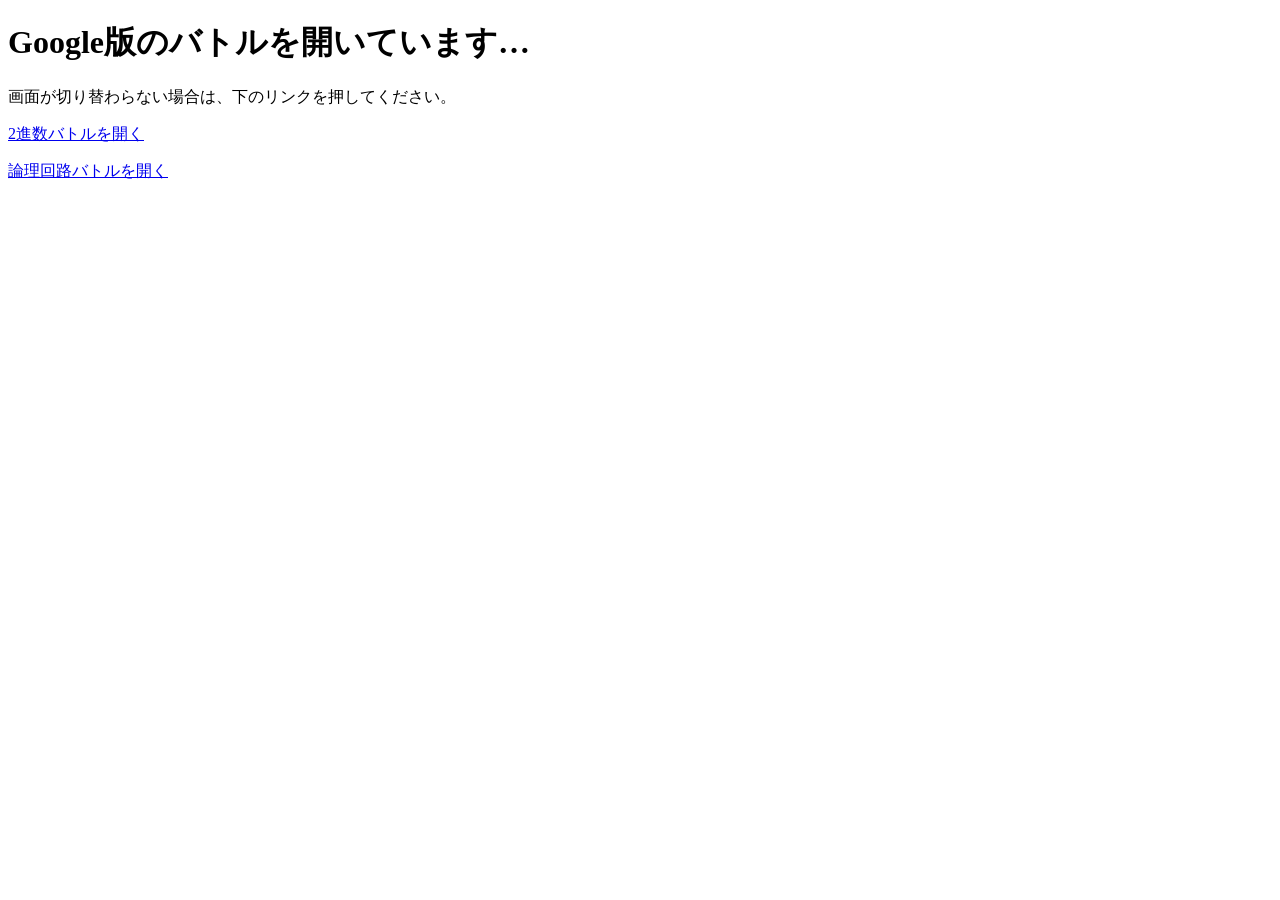
<file: battle/index.html>
<!doctype html><html lang="ja"><head><meta charset="utf-8"><meta name="viewport" content="width=device-width,initial-scale=1"><title>バトルを開く｜INNOVIA Base</title></head><body><h1>Google版のバトルを開いています…</h1><p>画面が切り替わらない場合は、下のリンクを押してください。</p><p><a id="binary" href="https://script.google.com/macros/s/AKfycbwVUIFEbfhPXOxzRA3UTZg8nkzOflQUhPFOrAqiy8wsqe4lyb8TEVw429HgGmJxQm0Oqw/exec?page=battle&amp;course=binary">2進数バトルを開く</a></p><p><a id="logic" href="https://script.google.com/macros/s/AKfycbwVUIFEbfhPXOxzRA3UTZg8nkzOflQUhPFOrAqiy8wsqe4lyb8TEVw429HgGmJxQm0Oqw/exec?page=battle&amp;course=logic">論理回路バトルを開く</a></p><script>const course=new URLSearchParams(location.search).get('course');if(['binary','logic'].includes(course))location.replace("https://script.google.com/macros/s/AKfycbwVUIFEbfhPXOxzRA3UTZg8nkzOflQUhPFOrAqiy8wsqe4lyb8TEVw429HgGmJxQm0Oqw/exec?page=battle"+'&course='+course);</script></body></html>
</file>
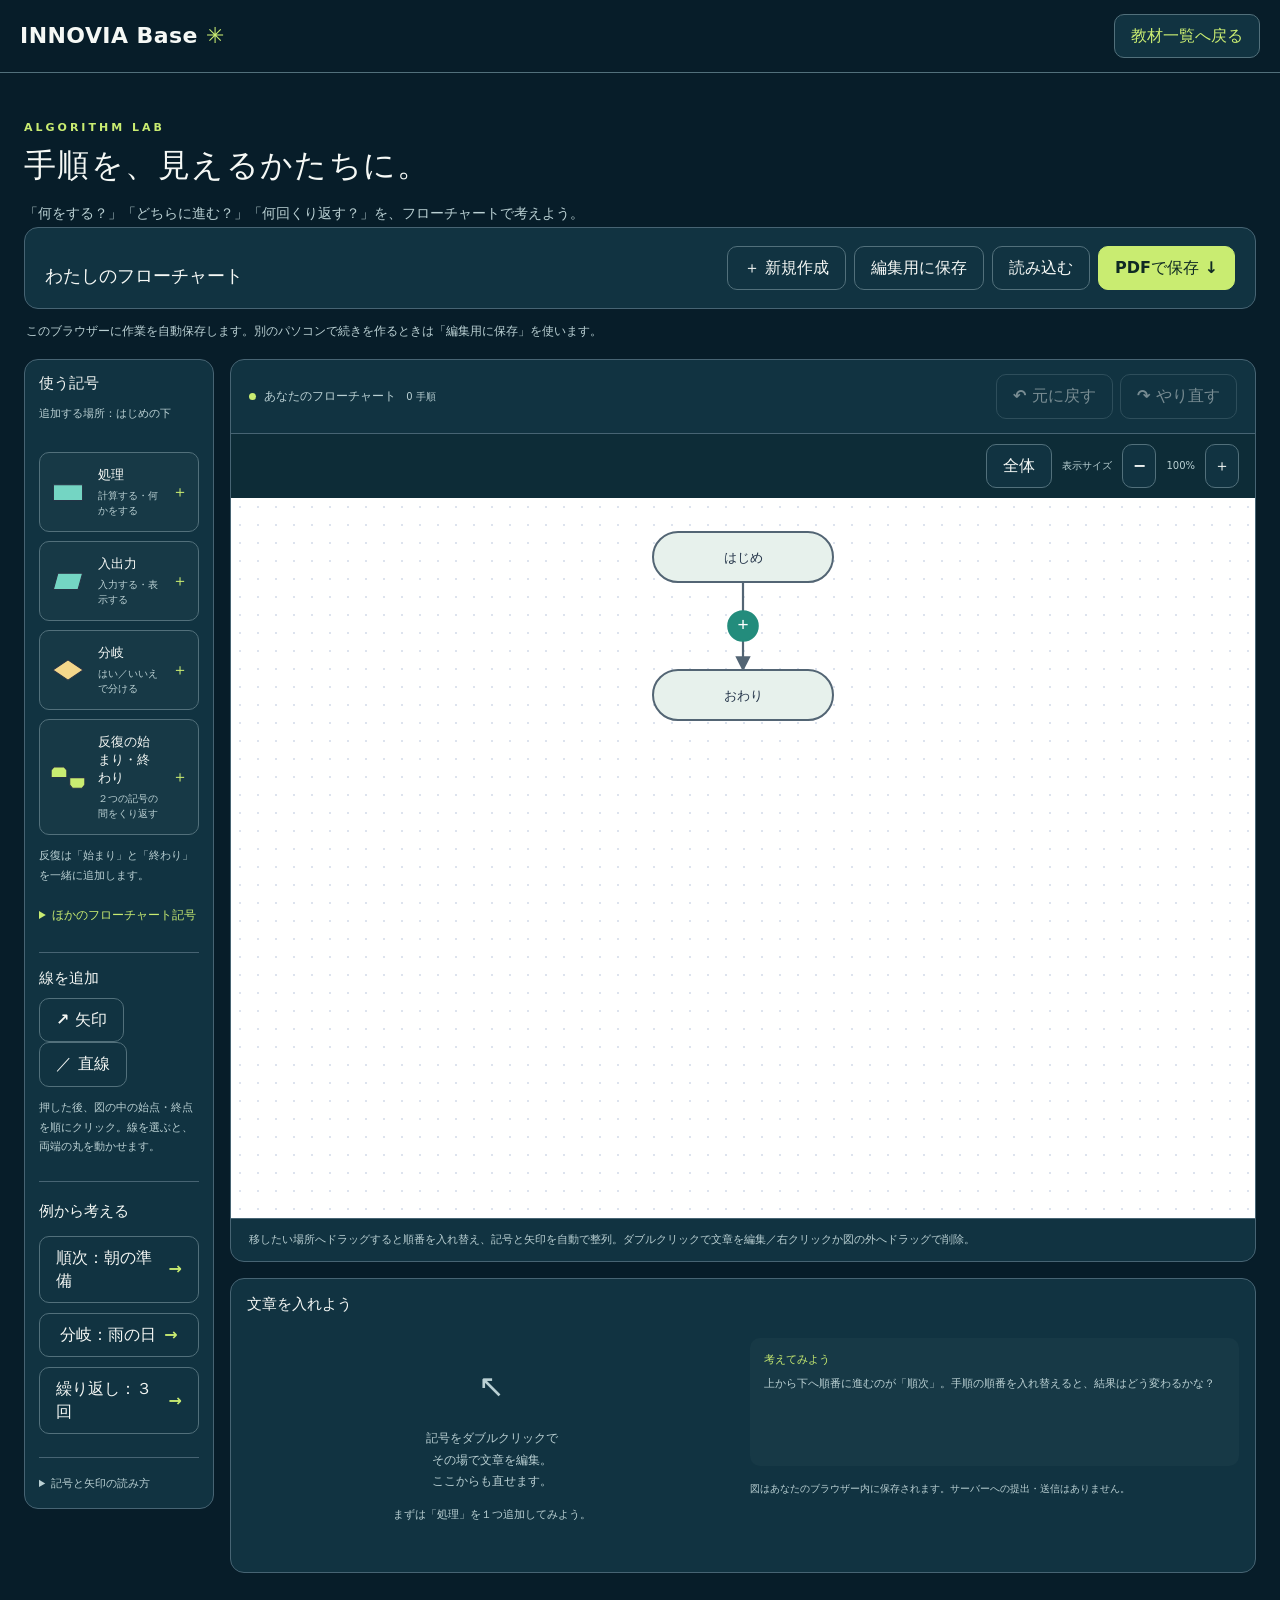
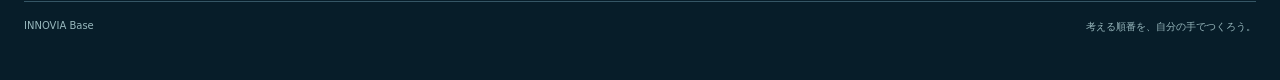
<file: flowchart/index.html>
<!doctype html><html lang="ja"><head><meta charset="utf-8"><meta name="viewport" content="width=device-width,initial-scale=1"><title>フローチャートをつくろう｜INNOVIA Base</title><link rel="icon" href="../favicon.svg"><link rel="stylesheet" href="style.css"><link rel="stylesheet" href="../assets/catalog-navigation.css"><link rel="stylesheet" data-innovia-ui="shared" href="../assets/ui-common.css?v=20261022"><script src="../assets/ui-common.js?v=20261022"></script></head><body class="innovia-ui "><nav class="catalog-navigation innovia-header" aria-label="教材一覧"><a class="catalog-brand" target="_top" href="https://script.google.com/macros/s/AKfycbwVUIFEbfhPXOxzRA3UTZg8nkzOflQUhPFOrAqiy8wsqe4lyb8TEVw429HgGmJxQm0Oqw/exec?page=catalog">INNOVIA Base <span>✳</span></a><a class="catalog-return innovia-button innovia-return" target="_top" href="https://script.google.com/macros/s/AKfycbwVUIFEbfhPXOxzRA3UTZg8nkzOflQUhPFOrAqiy8wsqe4lyb8TEVw429HgGmJxQm0Oqw/exec?page=catalog">教材一覧へ戻る</a></nav>

<main><section class="intro"><div><p class="eyebrow">ALGORITHM LAB</p><h1>手順を、見えるかたちに。</h1><p>「何をする？」「どちらに進む？」「何回くり返す？」を、フローチャートで考えよう。</p></div></section>

<div class="toolbar"><label class="title-label"><input aria-label="フローチャートのタイトル" id="chart-title" maxlength="80" value="わたしのフローチャート"></label><div class="file-actions"><button id="new-chart" class="quiet innovia-button" type="button">＋ 新規作成</button><button id="save-project" class="quiet innovia-button">編集用に保存</button><label class="button quiet file-label innovia-button" tabindex="0" role="button" aria-label="編集用ファイルを読み込む">読み込む<input id="load-project" type="file" accept=".json,application/json" hidden></label><button id="save-pdf" class="primary innovia-button innovia-primary">PDFで保存 ↓</button></div></div>
<p id="message" class="message" role="status">このブラウザーに作業を自動保存します。別のパソコンで続きを作るときは「編集用に保存」を使います。</p>
<div class="workbench"><aside class="toolbox"><h2>使う記号</h2><p class="muted" id="insert-location">追加する場所：はじめの下</p><button class="tool tool-process" data-add="process"><svg class="symbol actual-symbol" viewBox="0 0 64 44" aria-hidden="true" focusable="false"><g fill="#74d5c3" stroke="#243345" stroke-width="2" stroke-linejoin="round"><rect x="6" y="9" width="52" height="28"/></g></svg><span><strong>処理</strong><small>計算する・何かをする</small></span><b>＋</b></button><button class="tool tool-io" data-add="io"><svg class="symbol actual-symbol" viewBox="0 0 64 44" aria-hidden="true" focusable="false"><g fill="#74d5c3" stroke="#243345" stroke-width="2" stroke-linejoin="round"><path d="M14 8H58L50 37H6Z"/></g></svg><span><strong>入出力</strong><small>入力する・表示する</small></span><b>＋</b></button><button class="tool tool-if" data-add="if"><svg class="symbol actual-symbol" viewBox="0 0 64 44" aria-hidden="true" focusable="false"><g fill="#f4d78b" stroke="#243345" stroke-width="2" stroke-linejoin="round"><path d="M32 4L59 22L32 40L5 22Z"/></g></svg><span><strong>分岐</strong><small>はい／いいえで分ける</small></span><b>＋</b></button><button class="tool tool-loop" data-add="loop"><svg class="symbol actual-symbol" viewBox="0 0 64 44" aria-hidden="true" focusable="false"><g fill="#c9ec71" stroke="#243345" stroke-width="2" stroke-linejoin="round"><path d="M7 4H25L30 10V23H2V10Z M35 23H62V36L57 42H40L35 36Z"/></g></svg><span><strong>反復の始まり・終わり</strong><small>２つの記号の間をくり返す</small></span><b>＋</b></button>
<p class="muted">反復は「始まり」と「終わり」を一緒に追加します。</p><details class="extra-symbols"><summary>ほかのフローチャート記号</summary><button class="tool" data-add="preparation"><svg class="symbol actual-symbol" viewBox="0 0 64 44" aria-hidden="true" focusable="false"><g fill="#c9ec71" stroke="#243345" stroke-width="2" stroke-linejoin="round"><path d="M14 7H50L60 22L50 37H14L4 22Z"/></g></svg><span><strong>準備</strong><small>初めの値を決める</small></span><b>＋</b></button><button class="tool" data-add="subroutine"><svg class="symbol actual-symbol" viewBox="0 0 64 44" aria-hidden="true" focusable="false"><g fill="#74d5c3" stroke="#243345" stroke-width="2" stroke-linejoin="round"><rect x="5" y="7" width="54" height="30"/><path d="M13 7V37M51 7V37" fill="none"/></g></svg><span><strong>定義済み処理</strong><small>まとめた手順を呼び出す</small></span><b>＋</b></button><button class="tool" data-add="document"><svg class="symbol actual-symbol" viewBox="0 0 64 44" aria-hidden="true" focusable="false"><g fill="#f4d78b" stroke="#243345" stroke-width="2" stroke-linejoin="round"><path d="M6 5H58V33Q45 25 32 33T6 33Z"/></g></svg><span><strong>書類</strong><small>レポートなどの書類</small></span><b>＋</b></button><button class="tool" data-add="connector"><svg class="symbol actual-symbol" viewBox="0 0 64 44" aria-hidden="true" focusable="false"><g fill="#c9ec71" stroke="#243345" stroke-width="2" stroke-linejoin="round"><circle cx="32" cy="22" r="18"/><text x="32" y="28" text-anchor="middle" stroke="none" fill="#243345" font-size="19" font-weight="700">A</text></g></svg><span><strong>結合点</strong><small>同じ文字の場所へ続く</small></span><b>＋</b></button><button class="tool" data-add="terminal"><svg class="symbol actual-symbol" viewBox="0 0 64 44" aria-hidden="true" focusable="false"><g fill="#c9ec71" stroke="#243345" stroke-width="2" stroke-linejoin="round"><rect x="3" y="9" width="58" height="27" rx="14"/></g></svg><span><strong>端子</strong><small>開始・終了を表す</small></span><b>＋</b></button></details>
<section class="line-tools"><h2>線を追加</h2><button class="innovia-button" data-draw="arrow" aria-pressed="false">↗ 矢印</button><button class="innovia-button" data-draw="line" aria-pressed="false">／ 直線</button><p class="muted">押した後、図の中の始点・終点を順にクリック。線を選ぶと、両端の丸を動かせます。</p></section>
<section class="examples"><h2>例から考える</h2><button class="innovia-button" data-example="sequence">順次：朝の準備 <span>→</span></button><button class="innovia-button" data-example="branch">分岐：雨の日 <span>→</span></button><button class="innovia-button" data-example="loop">繰り返し：３回 <span>→</span></button></section><details class="mini-guide"><summary>記号と矢印の読み方</summary><p>長方形は「処理」、平行四辺形は「入出力」、ひし形は「条件」です。</p><p>分岐は「はい」「いいえ」のどちらかへ進み、あとで合流します。</p><p>反復の始まりは上の両角を切った形、終わりは下の両角を切った形。その間の手順を、条件や回数に従ってくり返します。</p><p>記号を移したい場所へドラッグすると、手順の順番が入れ替わります。分岐や反復は中の手順も一緒に移動します。上下キーでも並べ替えできます。</p><p>文章はダブルクリック、削除は右クリックか図の外へドラッグ。「元に戻す」で復元できます。</p><p>自動の矢印もクリックして変更できます。隠した線は「元に戻す」で復元できます。最大30手順・入れ子は３段までです。</p></details></aside>
<section class="canvas-panel" aria-label="フローチャートの作成"><div class="canvas-toolbar"><div><span class="dot"></span> あなたのフローチャート <small id="node-count">0 記号</small></div><div class="history-buttons"><button class="innovia-button" id="undo" title="元に戻す" disabled>↶ 元に戻す</button><button class="innovia-button" id="redo" title="やり直す" disabled>↷ やり直す</button></div></div><div class="zoom-tools"><button class="innovia-button" id="zoom-fit">全体</button><span>表示サイズ</span><button class="innovia-button" id="zoom-out" aria-label="図を小さく表示">−</button><output id="zoom-value">100%</output><button class="innovia-button" id="zoom-in" aria-label="図を大きく表示">＋</button></div><div class="diagram-scroll" id="diagram-scroll"><div id="diagram"></div></div><p class="canvas-note">移したい場所へドラッグすると順番を入れ替え、記号と矢印を自動で整列。ダブルクリックで文章を編集／右クリックか図の外へドラッグで削除。</p></section>
<aside class="inspector"><h2>文章を入れよう</h2><div id="selection-empty"><span class="pointer">↖</span><p>記号をダブルクリックで<br>その場で文章を編集。<br>ここからも直せます。</p><p class="muted">まずは「処理」を１つ追加してみよう。</p></div><form id="edit-block" hidden><span id="block-kind" class="type-pill"></span><label for="block-text" id="block-label">記号の文章</label><textarea id="block-text" rows="4" required maxlength="60"></textarea><p id="block-hint" class="muted"></p><div id="branch-label-fields" class="branch-label-fields" hidden><label for="yesLabel">左の分岐（はい側）</label><input id="yesLabel" maxlength="12" required disabled><label for="noLabel">右の分岐（いいえ側）</label><input id="noLabel" maxlength="12" required disabled><p class="muted">矢印の文章もダブルクリックで変更できます。</p></div><button class="primary innovia-button innovia-primary" type="submit">文章を反映</button><div class="edit-actions"><button type="button" id="move-up" class="quiet innovia-button">上へ</button><button type="button" id="move-down" class="quiet innovia-button">下へ</button><button type="button" id="position-reset" class="quiet innovia-button" hidden>位置を自動に戻す</button><button type="button" id="remove-block" class="remove">取り除く</button></div></form><div class="learning-note"><h3>考えてみよう</h3><p id="learning-hint">上から下へ順番に進むのが「順次」。手順の順番を入れ替えると、結果はどう変わるかな？</p></div><p class="privacy-note">図はあなたのブラウザー内に保存されます。サーバーへの提出・送信はありません。</p></aside></div>
<form id="edit-edge" class="edge-editor" hidden aria-label="線を編集"><span class="type-pill">矢印・直線</span><label for="edge-kind">線の種類</label><select id="edge-kind"><option value="arrow">矢印</option><option value="line">直線（矢印なし）</option><option value="hidden">非表示</option></select><p id="edge-source" class="muted"></p><details><summary>位置を数値で調整</summary><div class="edge-coordinates"><label>始点 X<input id="edge-start-x" type="number" min="0" max="12000" required></label><label>始点 Y<input id="edge-start-y" type="number" min="0" max="12000" required></label><label>終点 X<input id="edge-end-x" type="number" min="0" max="12000" required></label><label>終点 Y<input id="edge-end-y" type="number" min="0" max="12000" required></label></div></details><button type="submit" class="primary innovia-button innovia-primary">線を反映</button><div class="edit-actions"><button class="innovia-button" type="button" id="edge-reverse">向きを反転</button><button class="innovia-button" type="button" id="edge-reset">自動に戻す</button><button type="button" id="edge-remove" class="remove">取り除く</button></div></form>
<footer>INNOVIA Base <span>考える順番を、自分の手でつくろう。</span></footer></main>
<form id="inline-editor" class="inline-editor" hidden aria-label="記号の文章を直接編集"><label id="inline-kind" for="inline-text">記号の文章</label><textarea id="inline-text" rows="3" required maxlength="60"></textarea><small>Enterで反映・Shift＋Enterで改行・Escで取消</small><div><button class="primary innovia-button innovia-primary" type="submit">反映</button><button class="innovia-button" type="button" id="inline-cancel">取消</button></div></form>
<div id="symbol-menu" class="symbol-menu" role="menu" aria-label="記号の操作" hidden><button class="innovia-button" id="menu-edit" role="menuitem">文章を編集</button><button id="menu-remove" role="menuitem" class="remove">削除</button></div><div id="drag-ghost" class="drag-ghost" aria-hidden="true" hidden></div><div id="drag-delete" class="drag-delete" role="status" hidden>図の外で離すと削除</div>
<script type="module" src="../assets/flowchart.js"></script></body></html>
</file>
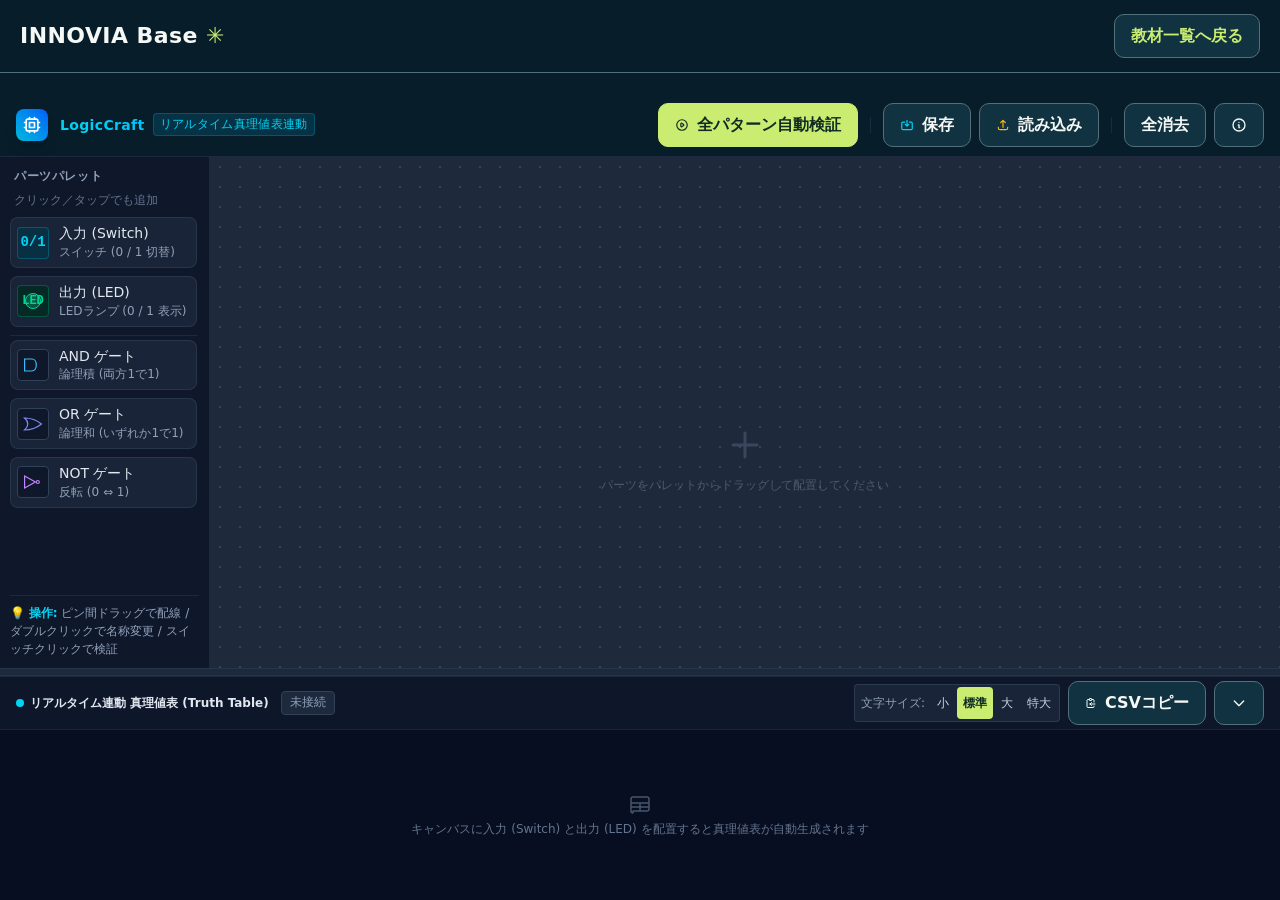
<file: logic-circuit/index.html>
<!DOCTYPE html>
<html lang="ja" class="dark">
<head>
    <meta charset="UTF-8">
    <meta name="viewport" content="width=device-width, initial-scale=1.0">
    <title>論理回路シミュレータ LogicCraft | INNOVIA Base</title>
    <link rel="icon" href="../favicon.svg">
    <link rel="stylesheet" href="./style.css">
    <style>
        /* Canvas grid background */
        .grid-bg {
            background-image:
                radial-gradient(circle, rgba(255, 255, 255, 0.12) 1px, transparent 1px);
            background-size: 20px 20px;
        }

        /* SVG Wire Glow & Status Styles */
        .wire-active {
            stroke: #06b6d4;
            filter: drop-shadow(0px 0px 4px #06b6d4);
        }
        .wire-inactive {
            stroke: #475569;
        }
        .wire-drawing {
            stroke: #a855f7;
            stroke-dasharray: 5 5;
            animation: dash 0.8s linear infinite;
        }
        @keyframes dash {
            to { stroke-dashoffset: -20; }
        }

        /* Interactive Wire Hover Effect for Direct Deletion */
        .wire-group {
            cursor: pointer;
        }
        .wire-group:hover .wire-path {
            stroke: #f43f5e !important;
            stroke-width: 4px !important;
            filter: drop-shadow(0px 0px 6px #f43f5e);
        }
        .wire-group:hover .wire-hit-area {
            stroke-width: 16px;
        }

        /* LED Lamp Glow Effects with Numeric Indicator */
        .led-on {
            box-shadow: 0 0 15px #10b981, inset 0 0 6px #ffffff;
            background-color: #10b981;
            color: #022c22;
            font-weight: 800;
        }
        .led-off {
            box-shadow: inset 0 2px 4px rgba(0, 0, 0, 0.7);
            background-color: #334155;
            color: #94a3b8;
            font-weight: 700;
        }

        /* Input Switch Glow */
        .switch-on {
            box-shadow: 0 0 10px #38bdf8;
        }

        /* Pin Hover Effects */
        .pin-node {
            transition: transform 0.15s ease, box-shadow 0.15s ease;
        }
        .pin-node:hover {
            transform: scale(1.4);
            box-shadow: 0 0 8px #38bdf8;
        }

        /* Active Row Glow in Truth Table */
        .active-tt-row {
            background-color: rgba(6, 182, 212, 0.18) !important;
            box-shadow: inset 0 0 0 1px #06b6d4;
        }

        /* Custom Scrollbar */
        ::-webkit-scrollbar {
            width: 6px;
            height: 6px;
        }
        ::-webkit-scrollbar-track {
            background: #0f172a;
        }
        ::-webkit-scrollbar-thumb {
            background: #334155;
            border-radius: 3px;
        }
        ::-webkit-scrollbar-thumb:hover {
            background: #475569;
        }

        body { font-family: "Noto Sans JP", Meiryo, sans-serif; }
        #app-toolbar { height: auto; flex-wrap: wrap; gap: 10px; min-height: 60px; }
        #app-toolbar > div:last-child { flex-wrap: wrap; }
        .home-link { font-size: 14px; color: #c9ec71; white-space: nowrap; padding: 8px 4px; }
        #app-toolbar button, #parts-palette .text-xs { font-size: 14px; }
        [class*="text-[9px]"], [class*="text-[10px]"], [class*="text-[11px]"] { font-size: 12px; }
        #app-toolbar button, .font-size-btn, #btn-copy-csv, #btn-toggle-tt-panel { min-height: 32px; }
        #parts-palette { width: 210px; }
        .palette-item:focus-visible, button:focus-visible, a:focus-visible, [tabindex]:focus-visible { outline: 2px solid #c9ec71; outline-offset: 3px; }
        .node-header, .pin-node, #resizer { touch-action: none; }
        .node-header { min-height: 20px; }
        .node-label { overflow: hidden; text-overflow: ellipsis; white-space: nowrap; max-width: 76px; }
        .btn-delete { min-width: 24px; min-height: 20px; }
        .pin-node { width: 20px; height: 20px; }
        .pin-node:hover { transform: none; }
        #resizer { min-height: 8px; }
        #help-modal > div { max-height: 85dvh; overflow-y: auto; }
        #help-modal p, #help-modal li { font-size: 14px; line-height: 1.7; }
        @media (max-width: 700px) {
            #app-toolbar { padding: 8px; }
            #parts-palette { width: 142px; padding: 6px; }
            #parts-palette .palette-item { gap: 5px; padding: 8px 4px; }
            #parts-palette .palette-item > div:first-child { display: none; }
            #parts-palette .text-xs { font-size: 13px; }
            #truth-table-panel > div:first-child { padding: 6px 8px; }
        }
        @media (prefers-reduced-motion: reduce) { *, *::before, *::after { animation: none !important; scroll-behavior: auto !important; } }
    </style>
<link rel="stylesheet" href="../assets/catalog-navigation.css"><link rel="stylesheet" data-innovia-ui="shared" href="../assets/ui-common.css?v=20261022"><script src="../assets/ui-common.js?v=20261022"></script></head>
<body class="bg-darkbg text-slate-100 font-sans h-dvh flex flex-col overflow-hidden select-none innovia-ui "><nav class="catalog-navigation innovia-header" aria-label="教材一覧"><a class="catalog-brand" target="_top" href="https://script.google.com/macros/s/AKfycbwVUIFEbfhPXOxzRA3UTZg8nkzOflQUhPFOrAqiy8wsqe4lyb8TEVw429HgGmJxQm0Oqw/exec?page=catalog">INNOVIA Base <span>✳</span></a><a class="catalog-return innovia-button innovia-return" target="_top" href="https://script.google.com/macros/s/AKfycbwVUIFEbfhPXOxzRA3UTZg8nkzOflQUhPFOrAqiy8wsqe4lyb8TEVw429HgGmJxQm0Oqw/exec?page=catalog">教材一覧へ戻る</a></nav>

    <!-- Navigation / Header Toolbar -->
    <header id="app-toolbar" class="h-13 bg-slate-900 border-b border-slate-800 px-4 py-2 flex items-center justify-between z-20 shrink-0">
        <div class="flex items-center gap-3">

            <div class="bg-gradient-to-tr from-cyan-500 to-blue-600 p-1.5 rounded-lg shadow-lg">
                <svg class="w-5 h-5 text-white" fill="none" stroke="currentColor" viewBox="0 0 24 24">
                    <path stroke-linecap="round" stroke-linejoin="round" stroke-width="2" d="M9 3v2m6-2v2M9 19v2m6-2v2M5 9H3m2 6H3m18-6h-2m2 6h-2M7 19h10a2 2 0 002-2V7a2 2 0 00-2-2H7a2 2 0 00-2 2v10a2 2 0 002 2zM9 9h6v6H9V9z"/>
                </svg>
            </div>
            <div>
                <h1 class="font-bold text-sm tracking-wide bg-gradient-to-r from-cyan-400 to-blue-400 bg-clip-text text-transparent flex items-center gap-2">
                    LogicCraft
                    <span class="text-[10px] bg-cyan-950 text-cyan-400 border border-cyan-800/80 px-1.5 py-0.5 rounded font-normal">リアルタイム真理値表連動</span>
                </h1>
            </div>
        </div>

        <!-- Action Toolbar (右上操作エリア) -->
        <div class="flex items-center gap-2">
            <button id="btn-run-all-tt" class="flex items-center gap-1.5 px-3 py-1 bg-gradient-to-r from-cyan-600 to-blue-600 hover:from-cyan-500 hover:to-blue-500 text-white text-xs font-semibold rounded-md shadow transition innovia-button innovia-primary">
                <svg class="w-3.5 h-3.5" fill="none" stroke="currentColor" viewBox="0 0 24 24"><path stroke-linecap="round" stroke-linejoin="round" stroke-width="2" d="M14.752 11.168l-3.197-2.132A1 1 0 0010 9.87v4.263a1 1 0 001.555.832l3.197-2.132a1 1 0 000-1.664z"/><path stroke-linecap="round" stroke-linejoin="round" stroke-width="2" d="M21 12a9 9 0 11-18 0 9 9 0 0118 0z"/></svg>
                全パターン自動検証
            </button>

            <div class="h-4 w-px bg-slate-800 mx-1"></div>

            <!-- 回路図 保存・読み込み ボタン -->
            <button id="btn-save" class="px-2.5 py-1 bg-slate-800 hover:bg-slate-700 text-slate-200 border border-slate-700 text-xs rounded-md transition flex items-center gap-1 innovia-button" title="回路図をファイル(JSON)に保存">
                <svg class="w-3.5 h-3.5 text-cyan-400" fill="none" stroke="currentColor" viewBox="0 0 24 24"><path stroke-linecap="round" stroke-linejoin="round" stroke-width="2" d="M8 7H5a2 2 0 00-2 2v9a2 2 0 002 2h14a2 2 0 002-2V9a2 2 0 00-2-2h-3m-1 4l-3 3m0 0l-3-3m3 3V4"/></svg>
                保存
            </button>
            <button id="btn-load" class="px-2.5 py-1 bg-slate-800 hover:bg-slate-700 text-slate-200 border border-slate-700 text-xs rounded-md transition flex items-center gap-1 innovia-button" title="保存した回路図(JSON)を読み込み">
                <svg class="w-3.5 h-3.5 text-amber-400" fill="none" stroke="currentColor" viewBox="0 0 24 24"><path stroke-linecap="round" stroke-linejoin="round" stroke-width="2" d="M4 16v1a3 3 0 003 3h10a3 3 0 003-3v-1m-4-8l-4-4m0 0L8 8m4-4v12"/></svg>
                読み込み
            </button>
            <input type="file" id="file-input" accept=".json" class="hidden">

            <div class="h-4 w-px bg-slate-800 mx-1"></div>

            <button id="btn-clear" class="px-2.5 py-1 bg-slate-800 hover:bg-rose-900/40 hover:text-rose-400 text-slate-300 border border-slate-700 text-xs rounded-md transition innovia-button" title="回路を全消去">
                全消去
            </button>

            <button id="btn-help" class="p-1 bg-slate-800 hover:bg-slate-700 text-slate-300 border border-slate-700 rounded-md transition innovia-button" title="使い方ガイド">
                <svg class="w-4 h-4" fill="none" stroke="currentColor" viewBox="0 0 24 24"><path stroke-linecap="round" stroke-linejoin="round" stroke-width="2" d="M13 16h-1v-4h-1m1-4h.01M21 12a9 9 0 11-18 0 9 9 0 0118 0z"/></svg>
            </button>
        </div>
    </header>

    <!-- Main Workspace Split Container -->
    <div class="flex-1 flex flex-col overflow-hidden relative">

        <!-- Top Canvas + Sidebar Area -->
        <div class="flex-1 flex overflow-hidden relative">

            <!-- Left Palette Sidebar -->
            <aside id="parts-palette" class="w-56 bg-slate-900 border-r border-slate-800 flex flex-col p-2.5 z-10 shrink-0 select-none">
                <h2 class="text-[11px] font-semibold text-slate-400 uppercase tracking-wider mb-1.5 px-1">パーツパレット</h2>
                <p class="text-[10px] text-slate-500 mb-2 px-1">クリック／タップでも追加</p>

                <div class="space-y-2 overflow-y-auto flex-1 pr-0.5" id="palette-list">

                    <!-- Input Item -->
                    <div class="palette-item bg-slate-800/80 hover:bg-slate-800 border border-slate-700/60 hover:border-cyan-500/50 p-1.5 rounded-lg cursor-grab active:cursor-grabbing flex items-center gap-2.5 transition group" draggable="true" data-type="input">
                        <div class="w-8 h-8 rounded bg-cyan-950/80 border border-cyan-500/30 flex items-center justify-center text-cyan-400 group-hover:scale-105 transition font-mono font-bold text-xs">
                            0/1
                        </div>
                        <div>
                            <div class="text-xs font-medium text-slate-200">入力 (Switch)</div>
                            <div class="text-[9px] text-slate-400">スイッチ (0 / 1 切替)</div>
                        </div>
                    </div>

                    <!-- Output Item -->
                    <div class="palette-item bg-slate-800/80 hover:bg-slate-800 border border-slate-700/60 hover:border-emerald-500/50 p-1.5 rounded-lg cursor-grab active:cursor-grabbing flex items-center gap-2.5 transition group" draggable="true" data-type="output">
                        <div class="w-8 h-8 rounded bg-emerald-950/80 border border-emerald-500/30 flex items-center justify-center text-emerald-400 group-hover:scale-105 transition">
                            <div class="w-4 h-4 rounded-full bg-emerald-500/30 border border-emerald-400 flex items-center justify-center font-mono text-[9px] font-bold">
                                LED
                            </div>
                        </div>
                        <div>
                            <div class="text-xs font-medium text-slate-200">出力 (LED)</div>
                            <div class="text-[9px] text-slate-400">LEDランプ (0 / 1 表示)</div>
                        </div>
                    </div>

                    <div class="my-1 border-t border-slate-800"></div>

                    <!-- AND Gate Item -->
                    <div class="palette-item bg-slate-800/80 hover:bg-slate-800 border border-slate-700/60 hover:border-blue-500/50 p-1.5 rounded-lg cursor-grab active:cursor-grabbing flex items-center gap-2.5 transition group" draggable="true" data-type="and">
                        <div class="w-8 h-8 rounded bg-slate-900 border border-slate-700 flex items-center justify-center text-cyan-400 group-hover:scale-105 transition">
                            <svg class="w-6 h-6" viewBox="0 0 40 30" fill="none">
                                <path d="M 6,5 L 18,5 C 28,5 28,25 18,25 L 6,25 Z" fill="#0f172a" stroke="#38bdf8" stroke-width="2"/>
                            </svg>
                        </div>
                        <div>
                            <div class="text-xs font-medium text-slate-200">AND ゲート</div>
                            <div class="text-[9px] text-slate-400">論理積 (両方1で1)</div>
                        </div>
                    </div>

                    <!-- OR Gate Item -->
                    <div class="palette-item bg-slate-800/80 hover:bg-slate-800 border border-slate-700/60 hover:border-indigo-500/50 p-1.5 rounded-lg cursor-grab active:cursor-grabbing flex items-center gap-2.5 transition group" draggable="true" data-type="or">
                        <div class="w-8 h-8 rounded bg-slate-900 border border-slate-700 flex items-center justify-center text-indigo-400 group-hover:scale-105 transition">
                            <svg class="w-6 h-6" viewBox="0 0 40 30" fill="none">
                                <path d="M 6,5 C 13,11 13,19 6,25 C 18,25 28,20 34,15 C 28,10 18,5 6,5 Z" fill="#0f172a" stroke="#818cf8" stroke-width="2"/>
                            </svg>
                        </div>
                        <div>
                            <div class="text-xs font-medium text-slate-200">OR ゲート</div>
                            <div class="text-[9px] text-slate-400">論理和 (いずれか1で1)</div>
                        </div>
                    </div>

                    <!-- NOT Gate Item -->
                    <div class="palette-item bg-slate-800/80 hover:bg-slate-800 border border-slate-700/60 hover:border-purple-500/50 p-1.5 rounded-lg cursor-grab active:cursor-grabbing flex items-center gap-2.5 transition group" draggable="true" data-type="not">
                        <div class="w-8 h-8 rounded bg-slate-900 border border-slate-700 flex items-center justify-center text-purple-400 group-hover:scale-105 transition">
                            <svg class="w-6 h-6" viewBox="0 0 40 30" fill="none">
                                <path d="M 6,5 L 24,15 L 6,25 Z" fill="#0f172a" stroke="#c084fc" stroke-width="2"/>
                                <circle cx="28" cy="15" r="2.5" fill="#0f172a" stroke="#c084fc" stroke-width="2"/>
                            </svg>
                        </div>
                        <div>
                            <div class="text-xs font-medium text-slate-200">NOT ゲート</div>
                            <div class="text-[9px] text-slate-400">反転 (0 ⇔ 1)</div>
                        </div>
                    </div>

                </div>

                <!-- Wire Hint Footer -->
                <div class="mt-auto pt-2 border-t border-slate-800 text-[10px] text-slate-400 space-y-0.5">
                    <p>💡 <strong class="text-cyan-400">操作:</strong> ピン間ドラッグで配線 / ダブルクリックで名称変更 / スイッチクリックで検証</p>
                </div>
            </aside>

            <!-- Center Interactive Canvas Area -->
            <main id="canvas-container" class="flex-1 relative bg-canvasbg grid-bg overflow-auto cursor-crosshair">
                <div id="canvas-inner" class="relative min-w-[900px] min-h-[600px] w-full h-full">

                    <!-- SVG Layer for Connections/Wires -->
                    <svg id="svg-wires" class="absolute inset-0 w-full h-full pointer-events-none z-0">
                        <!-- Dynamic wires render here -->
                    </svg>

                    <!-- HTML Layer for Logic Nodes -->
                    <div id="nodes-container" class="absolute inset-0 z-10 pointer-events-none">
                        <!-- Dynamic node elements render here -->
                    </div>

                    <!-- Empty Canvas Watermark / Hint -->
                    <div id="empty-hint" class="absolute inset-0 flex flex-col items-center justify-center pointer-events-none opacity-40">
                        <svg class="w-12 h-12 text-slate-500 mb-2" fill="none" stroke="currentColor" viewBox="0 0 24 24">
                            <path stroke-linecap="round" stroke-linejoin="round" stroke-width="1.5" d="M12 6v6m0 0v6m0-6h6m-6 0H6"/>
                        </svg>
                        <p class="text-xs font-medium text-slate-400">パーツをパレットからドラッグして配置してください</p>
                    </div>

                </div>
            </main>
        </div>

        <!-- Draggable Resizer Bar -->
        <div id="resizer" role="separator" aria-label="真理値表の高さ" aria-orientation="horizontal" tabindex="0" class="h-1.5 bg-slate-800 hover:bg-cyan-500 cursor-row-resize transition-colors z-30 shrink-0 border-t border-b border-slate-700/50"></div>

        <!-- Bottom Constant Truth Table Panel -->
        <section id="truth-table-panel" class="h-56 bg-slate-900 border-t border-slate-800 flex flex-col z-20 shrink-0 transition-none">
            <!-- Panel Control Bar -->
            <div class="min-h-9 px-4 py-1 bg-slate-900/90 border-b border-slate-800/80 flex flex-wrap items-center justify-between gap-2 shrink-0">
                <div class="flex items-center gap-3">
                    <div class="flex items-center gap-1.5 text-xs font-bold text-slate-200">
                        <span class="w-2 h-2 rounded-full bg-cyan-400 animate-pulse"></span>
                        リアルタイム連動 真理値表 (Truth Table)
                    </div>
                    <span id="tt-status-badge" role="status" aria-live="polite" class="text-[10px] font-mono px-2 py-0.5 rounded bg-slate-800 text-slate-400 border border-slate-700">
                        全 0 行 (0% 検証済み)
                    </span>
                </div>

                <div class="flex items-center gap-2 text-xs flex-wrap">
                    <!-- Font Size Switcher for Truth Table -->
                    <div class="flex items-center gap-0.5 bg-slate-800/80 p-0.5 rounded border border-slate-700/80 text-[11px]">
                        <span class="text-slate-400 px-1 text-[10px] select-none">文字サイズ:</span>
                        <button id="btn-fs-sm" class="font-size-btn px-1.5 py-0.5 rounded text-slate-300 hover:bg-slate-700 transition">小</button>
                        <button id="btn-fs-md" class="font-size-btn px-1.5 py-0.5 rounded text-white bg-cyan-600 font-bold transition">標準</button>
                        <button id="btn-fs-lg" class="font-size-btn px-1.5 py-0.5 rounded text-slate-300 hover:bg-slate-700 transition">大</button>
                        <button id="btn-fs-xl" class="font-size-btn px-1.5 py-0.5 rounded text-slate-300 hover:bg-slate-700 transition">特大</button>
                    </div>

                    <button id="btn-copy-csv" class="px-2 py-0.5 bg-slate-800 hover:bg-slate-700 text-slate-300 rounded border border-slate-700 text-[11px] flex items-center gap-1 transition innovia-button">
                        <svg class="w-3 h-3" fill="none" stroke="currentColor" viewBox="0 0 24 24"><path stroke-linecap="round" stroke-linejoin="round" stroke-width="2" d="M8 5H6a2 2 0 00-2 2v12a2 2 0 002 2h10a2 2 0 002-2v-1M8 5a2 2 0 002 2h2a2 2 0 002-2M8 5a2 2 0 012-2h2a2 2 0 012 2m0 0h2a2 2 0 012 2v3m2 4H10m0 0l3-3m-3 3l3 3"/></svg>
                        CSVコピー
                    </button>
                    <button id="btn-toggle-tt-panel" class="p-1 hover:bg-slate-800 text-slate-400 hover:text-slate-200 rounded transition innovia-button" title="最小化/復元">
                        <svg id="icon-toggle-panel" class="w-4 h-4" fill="none" stroke="currentColor" viewBox="0 0 24 24"><path stroke-linecap="round" stroke-linejoin="round" stroke-width="2" d="M19 9l-7 7-7-7"/></svg>
                    </button>
                </div>
            </div>

            <!-- Table Container (Scrollable) -->
            <div id="tt-container" class="flex-1 overflow-auto p-2 bg-slate-950/50">
                <!-- Truth table dynamic render target -->
            </div>
        </section>

    </div>

    <!-- Help Modal -->
    <div id="help-modal" role="dialog" aria-modal="true" aria-labelledby="help-title" class="fixed inset-0 bg-slate-950/80 backdrop-blur-sm z-50 flex items-center justify-center hidden">
        <div class="bg-slate-900 border border-slate-700 rounded-xl shadow-2xl w-full max-w-lg p-5 m-4 text-slate-300 space-y-3">
            <h3 id="help-title" class="text-base font-bold text-slate-100 flex items-center gap-2">
                <svg class="w-5 h-5 text-cyan-400" fill="none" stroke="currentColor" viewBox="0 0 24 24"><path stroke-linecap="round" stroke-linejoin="round" stroke-width="2" d="M13 16h-1v-4h-1m1-4h.01M21 12a9 9 0 11-18 0 9 9 0 0118 0z"/></svg>
                LogicCraft の使い方とリアルタイム真理値表
            </h3>

            <div class="space-y-2 text-xs leading-relaxed">
                <p><strong class="text-cyan-400">1. パーツ配置:</strong> パレットからドラッグして配置します。クリック／タップやキーボードでも追加できます。上部のバーをドラッグして移動します。</p>
                <p><strong class="text-cyan-400">2. ドラッグ配線:</strong> 右の出力ピンから左の入力ピンへドラッグします。出力ピン→入力ピンの順にクリック／タップでも接続できます。Escで中止します。</p>
                <p><strong class="text-cyan-400">3. 名称の変更:</strong> ノードのラベル（A, B, OUT 1等）をダブルクリック／ダブルタップ、またはEnterで名称変更できます。真理値表の列順は作成順に保持されます。</p>
                <p><strong class="text-rose-400">4. 配線の切り離し・削除:</strong> 入力ピンからドラッグで配線を浮かせ、空中で離すと削除。配線直接クリックでも削除できます。</p>
                <p><strong class="text-cyan-400">5. 保存・読み込み:</strong> 右上の「保存」ボタンで回路をファイルに保存、「読み込み」でいつでも読み込めます。</p>
                <p><strong class="text-cyan-400">6. リアルタイム真理値表のルール:</strong></p>
                <ul class="list-disc pl-4 space-y-1 text-slate-400">
                    <li><strong class="text-slate-200">構成変更時:</strong> 回路を変更すると、全入力パターン（2ⁿ行、入力は最大8個）の表が生成されます。</li>
                    <li><strong class="text-slate-200">スイッチ操作時:</strong> 入力スイッチを切り替えると、該当行がシアン色にハイライトされ結果が更新されます。</li>
                    <li><strong class="text-slate-200">一括検証:</strong> ヘッダーの「全パターン自動検証」を押すと瞬時に全行の出力が確認完了します。</li>
                </ul>
            </div>

            <div class="pt-2 flex justify-end">
                <button id="close-help" class="px-4 py-1.5 bg-cyan-600 hover:bg-cyan-500 text-white rounded text-xs font-semibold innovia-button innovia-primary">
                    閉じる
                </button>
            </div>
        </div>
    </div>

    <script src="./app.js" defer></script>
</body>
</html>
</file>
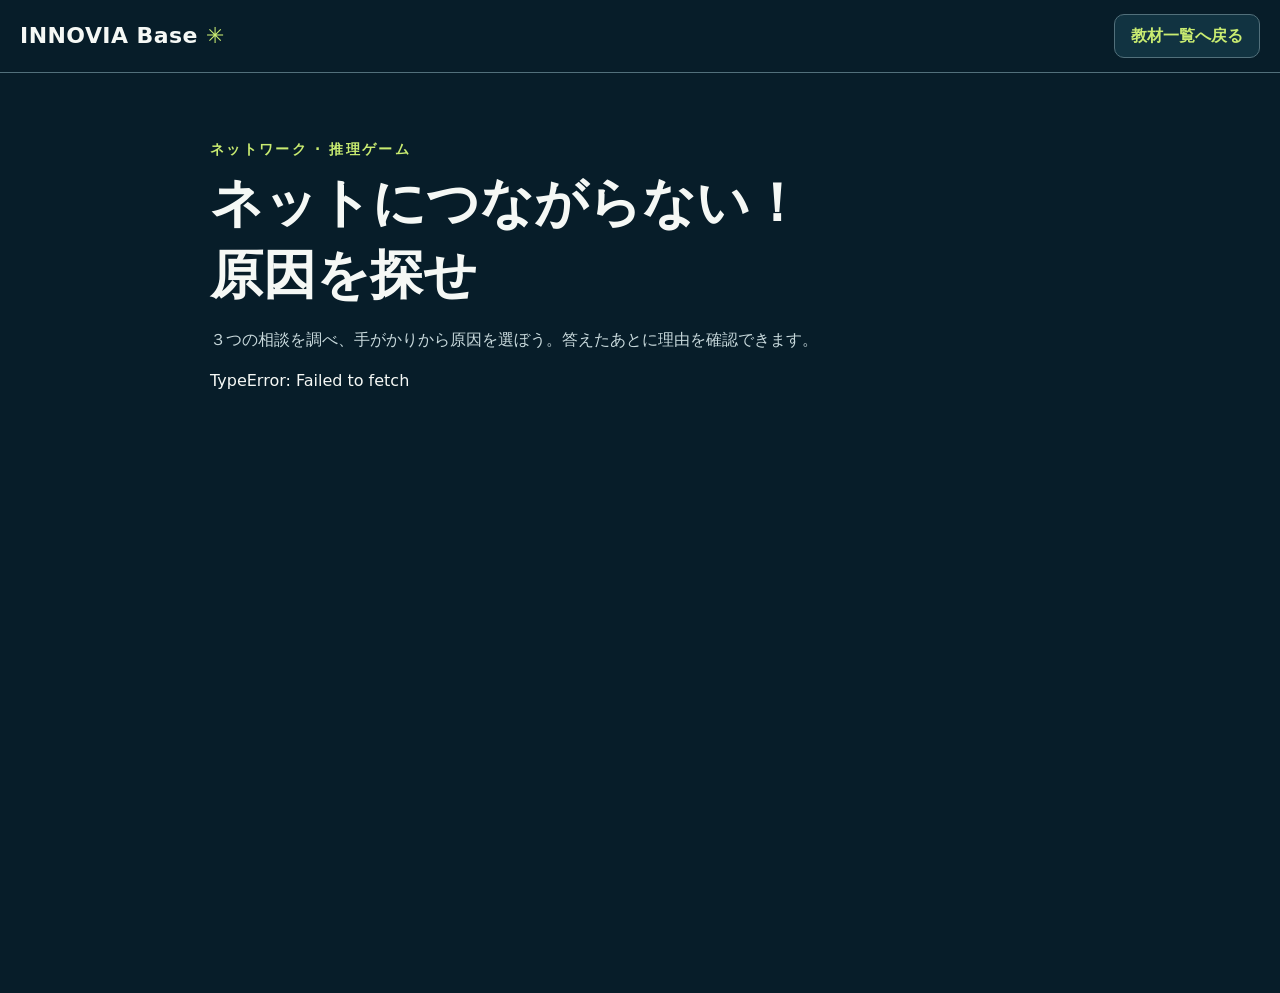
<file: network/index.html>
<!doctype html><html lang="ja"><head><meta charset="utf-8"><meta name="viewport" content="width=device-width,initial-scale=1"><title>ネットワーク｜INNOVIA Base</title><link rel="icon" href="../favicon.svg"><link rel="stylesheet" href="../assets/site.css"><link rel="stylesheet" href="../assets/catalog-navigation.css"><link rel="stylesheet" data-innovia-ui="shared" href="../assets/ui-common.css?v=20261022"><script src="../assets/ui-common.js?v=20261022"></script></head><body class="innovia-ui "><nav class="catalog-navigation innovia-header" aria-label="教材一覧"><a class="catalog-brand" target="_top" href="https://script.google.com/macros/s/AKfycbwVUIFEbfhPXOxzRA3UTZg8nkzOflQUhPFOrAqiy8wsqe4lyb8TEVw429HgGmJxQm0Oqw/exec?page=catalog">INNOVIA Base <span>✳</span></a><a class="catalog-return innovia-button innovia-return" target="_top" href="https://script.google.com/macros/s/AKfycbwVUIFEbfhPXOxzRA3UTZg8nkzOflQUhPFOrAqiy8wsqe4lyb8TEVw429HgGmJxQm0Oqw/exec?page=catalog">教材一覧へ戻る</a></nav><main class="shell"><div class="inner"><span class="eyebrow">ネットワーク · 推理ゲーム</span><h1>ネットにつながらない！<br>原因を探せ</h1><p class="lead">３つの相談を調べ、手がかりから原因を選ぼう。答えたあとに理由を確認できます。</p><div id="game" role="status">公開設定を確認中…</div></div></main><script src="../config.js"></script><script src="../assets/client.js"></script><script src="../assets/network.js"></script></body></html>
</file>
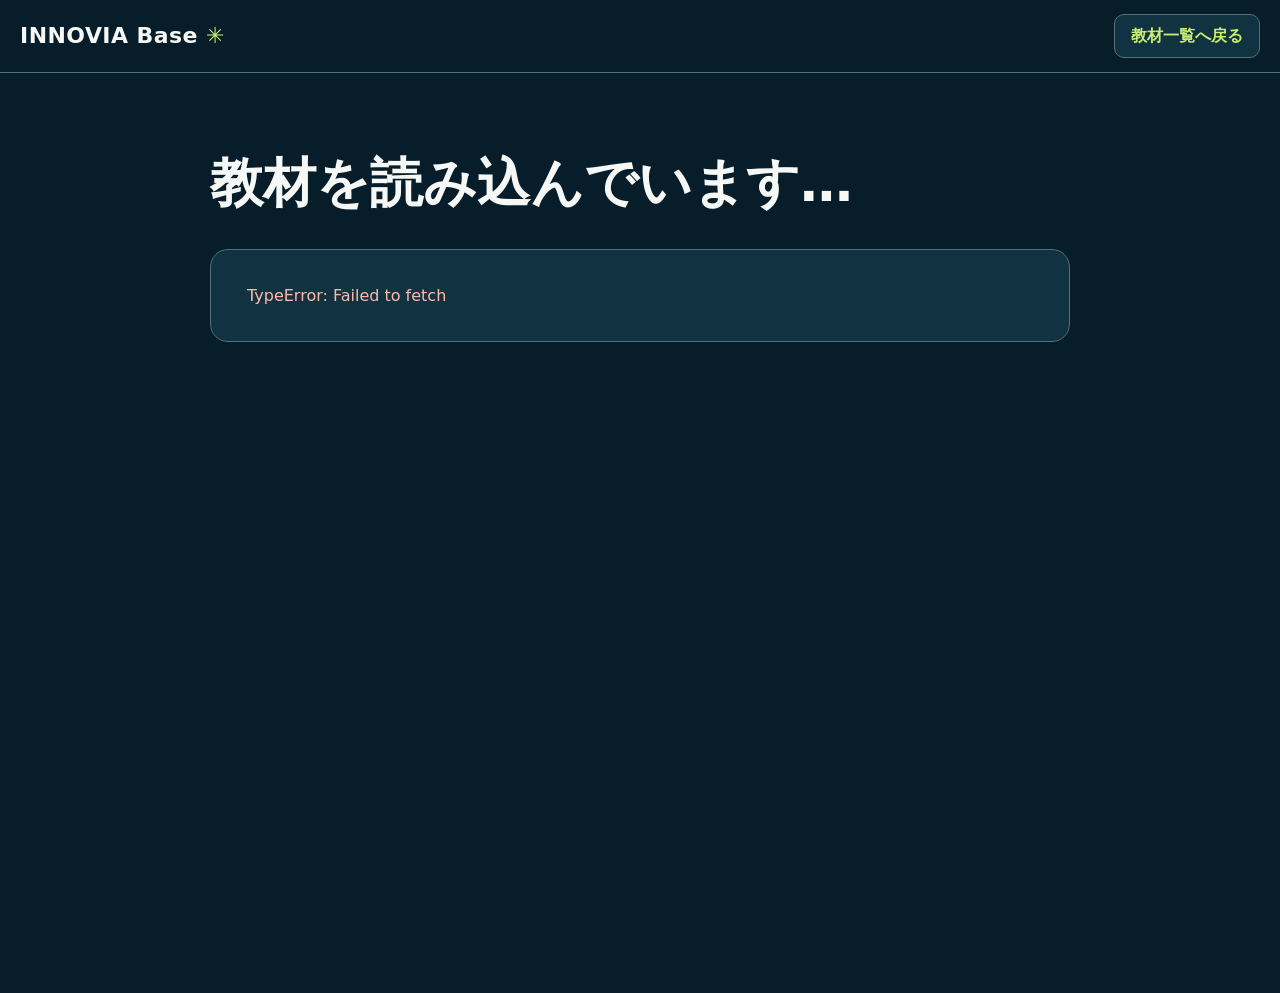
<file: practice/index.html>
<!doctype html><html lang="ja"><head><meta charset="utf-8"><meta name="viewport" content="width=device-width,initial-scale=1"><title>追加練習｜INNOVIA Base</title><link rel="icon" href="../favicon.svg"><link rel="stylesheet" href="../assets/site.css"><link rel="stylesheet" href="../assets/catalog-navigation.css"><link rel="stylesheet" data-innovia-ui="shared" href="../assets/ui-common.css?v=20261022"><script src="../assets/ui-common.js?v=20261022"></script></head><body class="innovia-ui "><nav class="catalog-navigation innovia-header" aria-label="教材一覧"><a class="catalog-brand" target="_top" href="https://script.google.com/macros/s/AKfycbwVUIFEbfhPXOxzRA3UTZg8nkzOflQUhPFOrAqiy8wsqe4lyb8TEVw429HgGmJxQm0Oqw/exec?page=catalog">INNOVIA Base <span>✳</span></a><a class="catalog-return innovia-button innovia-return" target="_top" href="https://script.google.com/macros/s/AKfycbwVUIFEbfhPXOxzRA3UTZg8nkzOflQUhPFOrAqiy8wsqe4lyb8TEVw429HgGmJxQm0Oqw/exec?page=catalog">教材一覧へ戻る</a></nav><main class="shell"><div class="inner"><div id="preview-notice" class="prototype-notice" hidden>先生用の試作です。生徒用は公開した内容だけが表示されます。</div><h1 id="practice-title">教材を読み込んでいます…</h1><p id="practice-description" class="lead"></p><section id="practice-area" class="panel" role="status"></section></div></main><script src="../config.js"></script><script src="../assets/client.js"></script><script src="../assets/catalog-shared.js"></script><script src="../assets/practice.js"></script></body></html>
</file>
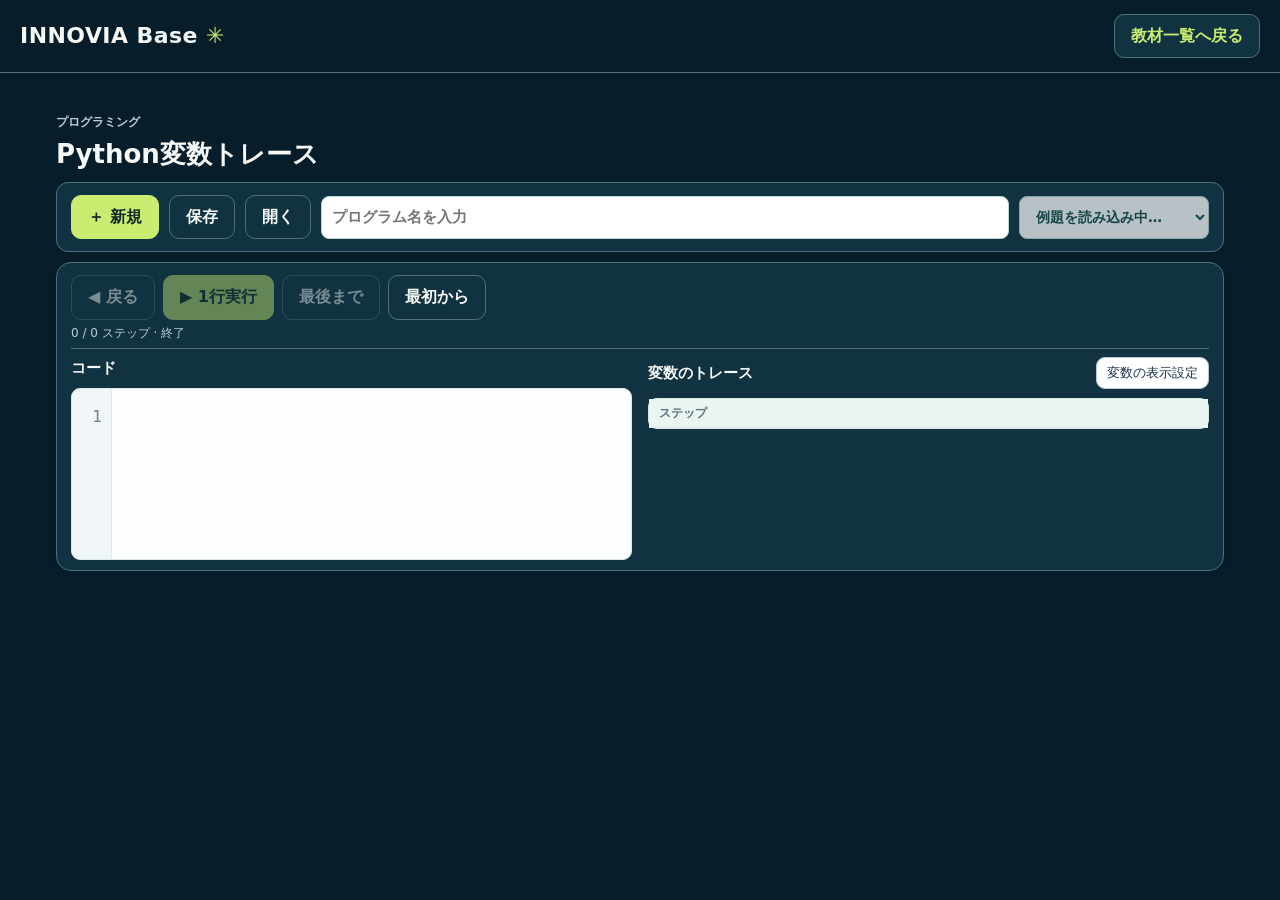
<file: python-variable-trace/index.html>
<!doctype html>
<html lang="ja">
<head>
<meta charset="utf-8"><meta name="viewport" content="width=device-width,initial-scale=1">
<title>Python変数トレース Ver.31 | INNOVIA Base</title>
<style>
:root{font-family:system-ui,-apple-system,'Segoe UI',sans-serif;color:#19324b;background:#f3f7fb}*{box-sizing:border-box}body{margin:0}header{background:#143653;color:white;padding:16px max(20px,calc((100vw - 1150px)/2));display:flex;justify-content:space-between;align-items:center;gap:12px;flex-wrap:wrap}header h1{margin:0;font-size:22px}header small{color:#c9e0f1}main{max-width:1150px;margin:auto;padding:20px}.toolbar{display:flex;flex-wrap:wrap;gap:9px;align-items:center;margin-bottom:15px}button,select,input,textarea{font:inherit}button,select{border-radius:9px;border:1px solid #b6c8d8;background:white;color:#19324b;padding:9px 13px}button{cursor:pointer}button:hover{background:#edf5ff}button.primary{background:#1763b6;color:white;border-color:#1763b6}button.primary:hover{background:#0a4c99}button:disabled{opacity:.4;cursor:not-allowed}.cols{display:grid;grid-template-columns:1.2fr 1fr;gap:14px}.panel{background:white;border:1px solid #d8e4ed;border-radius:15px;padding:16px;min-width:0;box-shadow:0 2px 8px #1c42610b}h2{font-size:17px;margin:0 0 12px}p{line-height:1.6}textarea{width:100%;min-height:275px;resize:vertical;border:1px solid #bdcedd;border-radius:9px;padding:14px;font:16px/1.7 ui-monospace,Consolas,monospace;color:#203c56;background:#fbfdff;tab-size:4}textarea:focus,input:focus{outline:2px solid #70b1f3}pre{white-space:pre-wrap;word-break:break-word}.codeView{border:1px solid #dbe5ee;border-radius:9px;background:#f7fafd;max-height:355px;overflow:auto;padding:7px 0;font:15px/1.75 ui-monospace,Consolas,monospace}.line{display:flex;white-space:pre;min-height:26px}.line .num{color:#768b9d;width:45px;text-align:right;padding-right:15px;flex:none;user-select:none}.line .src{min-width:0}.line.active{background:#ffefb2;border-left:4px solid #e0a421}.line.active .num{width:41px}.line.done{background:#e6f6eb}.buttons{display:flex;gap:8px;flex-wrap:wrap;margin:12px 0}.status{padding:10px 12px;background:#e9f2fb;border-radius:9px;margin:10px 0;font-size:14px}.error{background:#ffebe9;color:#8f2727}.success{background:#e5f7ee;color:#186239}table{border-collapse:collapse;width:100%;font-size:15px}th,td{border-bottom:1px solid #e0e7ee;text-align:left;padding:9px}th{color:#5e7182;font-weight:600}td code{background:#f0f4fa;padding:3px 7px;border-radius:5px}.muted{color:#60778a;font-size:13px}.hidden{display:none!important}.exercise{border:1px solid #d5e3ef;border-radius:11px;padding:12px;background:#f9fcff;margin-top:14px}.exercise input{width:100%;padding:10px;border:1px solid #acc3d6;border-radius:8px;margin:9px 0}.history{max-height:340px;overflow:auto}.history th{position:sticky;top:0;background:#f2f7fb;z-index:1;white-space:nowrap}.history td{white-space:nowrap}.history tr.current{background:#eaf4ff;font-weight:700}.history td.changedCell{background:#d8f5dc;color:#14612b;font-weight:700}.history tr.current td.changedCell{background:#bcecc6}.history table{font-size:13px}.tag{display:inline-block;background:#e1eefb;border-radius:15px;padding:4px 10px;font-size:12px}footer{max-width:1150px;margin:auto;padding:10px 20px 30px;font-size:12px;color:#657f90}@media(max-width:780px){.cols{grid-template-columns:1fr}main{padding:12px}header{padding:14px}textarea{min-height:205px}}@media print{header,.toolbar,.file-toolbar,.buttons,.exercise,footer{display:none!important}.panel{box-shadow:none}}

/* INNOVIA Baseへの組み込みを想定したコンパクトな縦配置 */
:root{color:#173544;background:#f2f8f7}header{background:linear-gradient(115deg,#153e4c,#137f7d);padding:14px max(16px,calc((100vw - 900px)/2))}header h1{font-size:21px}header small{color:#d3f0eb}main{max-width:900px;padding:14px 16px 26px}.toolbar{background:white;border:1px solid #d2e4e1;padding:10px 13px;border-radius:12px;margin-bottom:10px}.panel{border-color:#d3e5e2;margin-bottom:10px;padding:14px}.panel h2{margin-bottom:8px}.editor{padding:10px 14px}.editor summary,.supplementary summary{cursor:pointer;font-weight:700;color:#15545a}.editor textarea{min-height:170px;margin-top:12px}.status{background:#eaf4f2;padding:8px 12px;margin:9px 0}.success{background:#e3f5eb}.codeView{max-height:195px;background:#f8fbfa;border-color:#d9e9e6;line-height:1.55}.line{min-height:24px}.line.active{background:#fff0c3;border-color:#c79124}.line.done{background:#e3f4ed}.stepbar{display:flex;flex-wrap:wrap;gap:8px;margin:10px 0 7px}button.primary{background:#087b79;border-color:#087b79}button.primary:hover{background:#056461}button:hover{background:#e9f6f3}.history{max-height:265px;overflow:auto;border:1px solid #d8e9e5;border-radius:9px}.history th{background:#eaf5f2}.history tr.current{background:#e2f0fa}.history td.changedCell{background:#d5f1df;color:#11613c}.history tr.current td.changedCell{background:#bce9d1}.history th,.history td{padding:7px 10px}.sectionhead{display:flex;align-items:center;justify-content:space-between;gap:10px}.sectionhead h2{margin:0}.sectionhead button{padding:6px 10px;font-size:13px}.tracepanel .muted{margin:6px 0 8px}.supplementary h2{margin-top:14px}.exercise{background:#f5fbf9;border-color:#bbdbd4;margin:9px 0 0}.exercise p{margin:7px 0}.answerrow{display:flex;gap:8px;align-items:center}.answerrow input{flex:1;min-width:0;margin:5px 0}.answerrow button{flex:none}.editor[open] summary{margin-bottom:3px}footer{max-width:900px}.hidden{display:none!important}
@media(max-width:600px){main{padding:10px}.toolbar{gap:6px}.toolbar label{font-size:13px}.toolbar select{max-width:100%;font-size:13px}.codeView{max-height:205px}.stepbar button{flex:1}.answerrow{flex-direction:column;align-items:stretch}.answerrow button{width:100%}}
.current-vars{margin-top:9px;padding:10px 12px;border:1px solid #d5e7e3;border-radius:10px;background:#f7fbfa}.current-vars>strong{display:block;margin-bottom:5px;font-size:14px}.variable-table{overflow-x:auto}.variable-table table{width:auto;min-width:220px}.variable-table th,.variable-table td{text-align:center;min-width:100px;padding:7px 16px;border:1px solid #dbe9e6}.variable-table th{background:#eaf5f2;color:#174c52}.variable-table td{font-weight:700}.variable-table td.changedCell{background:#d5f1df;color:#11613c}.tracepanel .history{max-height:245px}.history td:last-child{text-align:left;white-space:normal;min-width:165px}.history th:last-child{text-align:left}.execution{margin-bottom:8px}.mode-tabs{display:flex;gap:5px;margin:0 0 10px;padding:4px;background:#e2efec;border-radius:12px}.mode-tabs button{flex:1;border:0;border-radius:9px;background:transparent;color:#245b5b;font-weight:700;padding:12px}.mode-tabs button.selected{background:#087b79;color:white;box-shadow:0 1px 5px #1236}.mode-tabs button:focus-visible{outline:3px solid #e0a421;outline-offset:2px}
.export-buttons{display:flex;gap:7px;flex-wrap:wrap}.export-buttons button{white-space:nowrap}@media(max-width:560px){.sectionhead{align-items:flex-start;flex-direction:column}}
.tracepanel .history table{width:max-content;min-width:0;max-width:none}.tracepanel .history{width:100%;max-height:340px;overflow:auto}.tracepanel .history th,.tracepanel .history td{min-width:0;padding:6px 12px}.tracepanel .history th:last-child,.tracepanel .history td:last-child{min-width:150px}.toolbar{justify-content:flex-start}.toolbar #exportPdf{margin-left:auto}
@media(max-width:600px){.toolbar #exportPdf{margin-left:0}}

.file-name{min-width:145px;width:200px;max-width:100%;padding:9px 10px;border:1px solid #b6c8d8;border-radius:9px;background:#fff}.toolbar .file-label{font-size:13px;font-weight:600}.toolbar button{white-space:nowrap}@media(max-width:600px){.file-name{width:100%;flex:1}}
#pdfPrintArea{display:none}
@media print{
 @page{size:A4 portrait;margin:12mm}
 body{background:#fff;color:#173544}
 body > header,body > main{display:none!important}
 #pdfPrintArea{display:block!important;font:12px/1.45 system-ui,-apple-system,"Segoe UI",sans-serif}
 #pdfPrintArea h1{font-size:20px;margin:0 0 10px}
 #pdfPrintArea h2{font-size:15px;margin:14px 0 6px}
 #pdfPrintArea pre{font:11px/1.5 ui-monospace,Consolas,monospace;white-space:pre-wrap;overflow-wrap:anywhere;border:1px solid #cad8d4;padding:10px}
 #pdfPrintArea table{width:auto;max-width:100%;font-size:10px;border-collapse:collapse}
 #pdfPrintArea th,#pdfPrintArea td{border:1px solid #bdceca;padding:4px 7px;text-align:left;overflow-wrap:anywhere}
 #pdfPrintArea th{background:#eaf5f2;color:#173544}
 #pdfPrintArea tr{break-inside:avoid}
}
.file-toolbar{background:white;border:1px solid #d2e4e1;padding:14px 16px;border-radius:12px;margin-bottom:10px;display:grid;gap:10px}.file-header{display:flex;gap:12px;align-items:center}.file-header label{font-weight:700;font-size:14px;white-space:nowrap}.file-header input{flex:1;width:100%;max-width:none;min-width:0;font-weight:600}.file-actions{display:flex;flex-wrap:wrap;gap:8px}.file-actions button{white-space:nowrap;padding:9px 16px}.file-actions #exportPdf{margin-left:auto}.sample-row{border-top:1px solid #e3edeb;padding-top:10px;display:flex;gap:12px;align-items:center}.sample-row label{font-size:13px;color:#476a70;white-space:nowrap}.sample-row select{flex:1;min-width:0;max-width:390px;padding:8px 12px}@media(max-width:530px){.file-actions #exportPdf{margin-left:0}.file-actions button{flex:1}.sample-row{align-items:stretch;flex-direction:column;gap:6px}.sample-row select{max-width:none}}
.file-feedback{font-size:13px;padding:8px 11px;border-radius:8px;background:#fff2e8;color:#964b0b;margin-top:-4px;width:fit-content;max-width:100%}.file-feedback.success{background:#e5f7ee;color:#186239}.file-feedback.error{background:#fff0ed;color:#962c22}
.save-choices{border:1px solid #b8dbd4;background:#f5fbf9;border-radius:10px;padding:12px;display:grid;gap:9px;max-width:540px}
.save-choices strong{font-size:14px;color:#174d4c}.save-choice-buttons{display:flex;flex-wrap:wrap;gap:8px}.save-choice-buttons button{white-space:normal}
.save-choice-buttons button:first-child,.save-choice-buttons button:nth-child(2){background:#e3f3ef;border-color:#a4cbc3;font-weight:650}
@media(max-width:500px){.save-choice-buttons{flex-direction:column}}

.opened-name{display:inline-block;max-width:330px;overflow:hidden;text-overflow:ellipsis;white-space:nowrap;font-weight:700;color:#17565a;padding:7px 10px;background:#eff7f5;border-radius:8px;align-self:center}
.sample-row{display:block}.sample-row #sampleButton{font-weight:700;border-color:#b8d9d2;color:#174d4c}.sample-panel{display:flex;align-items:center;gap:10px;margin-top:9px}.sample-panel select{flex:1;min-width:0;max-width:390px}
@media(max-width:600px){.opened-name{max-width:100%;width:100%}.sample-panel{flex-direction:column;align-items:stretch}.sample-panel select{max-width:none}}
/* 例題はツールバー右端のプルダウンから直接選ぶ */
.file-actions .opened-name{flex:0 1 230px;min-width:160px;padding:9px 10px;border:1px solid #b8d9d2;border-radius:8px;background:#fff;color:#174d4c;font-weight:600}.file-actions .sample-dropdown{margin-left:auto;flex:0 1 230px;max-width:230px;min-width:150px;padding:9px 30px 9px 12px;cursor:pointer;border:1px solid #b8d9d2;border-radius:8px;background:#fff;color:#174d4c;font-weight:700;font-size:14px}
@media(max-width:650px){.file-actions .opened-name{flex:0 1 230px;min-width:160px;padding:9px 10px;border:1px solid #b8d9d2;border-radius:8px;background:#fff;color:#174d4c;font-weight:600}.file-actions .sample-dropdown{margin-left:0;flex:1 1 100%;max-width:none}.opened-name{flex:1 1 auto;width:auto;max-width:none}}

/* 現在の変数（左）とトレース表（右）を同時に表示 */
.trace-side-by-side{display:grid;grid-template-columns:minmax(180px, 0.9fr) minmax(0, 2.1fr);gap:12px;align-items:start;margin-top:12px}
.trace-side-by-side .current-vars{margin-top:0;min-width:0;overflow:auto}
.trace-side-by-side .tracepanel{min-width:0;padding:10px;border:1px solid #d5e7e3;border-radius:10px;background:#fff}
.trace-side-by-side .tracepanel h2{font-size:16px}
.trace-side-by-side .tracepanel .history{max-height:285px}
.trace-side-by-side .variable-table table{min-width:0;width:max-content}
.trace-side-by-side .variable-table th,.trace-side-by-side .variable-table td{min-width:75px;padding:7px 10px}
@media(max-width:650px){.trace-side-by-side{grid-template-columns:1fr}.trace-side-by-side .current-vars{width:100%}}

/* Ver.20: トレースを内部スクロールなしで全幅に収める */
.trace-side-by-side{grid-template-columns:minmax(155px, 1fr) minmax(0, 2.8fr)}
.trace-side-by-side .tracepanel .history{max-height:none;overflow:visible;width:100%;border:0}
.trace-side-by-side .tracepanel .history table{width:100%;min-width:0;max-width:100%;table-layout:auto;font-size:12px}
.trace-side-by-side .tracepanel .history th,.trace-side-by-side .tracepanel .history td{min-width:0!important;padding:5px 5px;white-space:normal;overflow-wrap:anywhere;word-break:normal}
.trace-side-by-side .tracepanel .history th:last-child,.trace-side-by-side .tracepanel .history td:last-child{min-width:0!important;width:38%;white-space:pre-wrap}
.trace-side-by-side .tracepanel .history th:first-child{width:55px}
.trace-heading{display:flex;align-items:center;flex-wrap:wrap;gap:7px 12px;margin-bottom:9px}
.trace-heading h2{margin:0;white-space:nowrap}
.trace-legend{font-size:11px;color:#49636c;line-height:1.5}
.legend-green{color:#147344}.legend-blue{color:#1761ad}
@media(max-width:650px){.trace-side-by-side{grid-template-columns:1fr}}
.open-group{display:flex;flex-direction:column;align-items:flex-start;gap:4px}.open-feedback{font-size:11px;line-height:1.3;color:#186239;max-width:220px;overflow-wrap:anywhere}.open-feedback.error{color:#962c22;background:transparent;padding:0}.editor summary{display:flex;align-items:center;justify-content:space-between;flex-wrap:wrap;gap:4px 12px}.editor-hint{font-size:12px;font-weight:400;color:#567176}

/* Ver.29: 画面上部の通知を一箇所に集約 */
.file-toolbar{display:flex;flex-direction:column;gap:6px;padding:12px 14px}
.file-actions{display:grid;grid-template-columns:max-content max-content max-content minmax(130px,1fr) max-content;gap:10px;align-items:center;width:100%}
.file-actions button{padding:10px 14px;min-height:43px}
.file-actions #openedName{display:block;width:100%;min-width:0;max-width:none;flex:none;align-self:center;height:43px;font-size:15px}
.file-actions #sample{margin:0;max-width:none;min-width:155px;width:190px;flex:none;height:43px;font-size:14px}
.file-toolbar .open-feedback,.file-toolbar .file-feedback{display:block;width:fit-content;max-width:100%;margin:0;padding:3px 8px;font-size:12px;line-height:1.4;border-radius:5px;overflow-wrap:anywhere}
.file-toolbar .open-feedback{color:#186239;background:#e5f7ee}
.file-toolbar .open-feedback.hidden,.file-toolbar .file-feedback.hidden{display:none!important}
@media(max-width:760px){
 .file-actions{grid-template-columns:max-content max-content max-content minmax(0,1fr)}
 .file-actions #sample{grid-column:1/-1;width:100%;min-width:0}
}
@media(max-width:480px){
 .file-actions{grid-template-columns:repeat(3,minmax(0,max-content));gap:7px}
 .file-actions button{padding:9px 12px}
 .file-actions #openedName{grid-column:1/-1}
 .file-actions #sample{grid-column:1/-1}
}

.file-toolbar #fileFeedback:not(.hidden){display:inline-block!important;align-self:flex-start;visibility:visible;opacity:1}
.build-controls{display:flex;align-items:center;gap:10px;flex-wrap:wrap}.build-controls .status{margin:0;flex:0 1 auto;min-width:0}.build-controls #build{flex:none}

/* 実行済みの print 出力をコードの直下に表示 */
.code-output{border:1px solid #d9e9e6;border-radius:9px;overflow:hidden;background:#fff}
.code-output .codeView{border:0;border-radius:0}
.execution-output{display:flex;gap:0;align-items:flex-start;border-top:1px solid #d9e9e6;padding:10px 0;color:#173544}
.output-marker{width:45px;flex:none;text-align:center;font-weight:700;line-height:1.7;user-select:none}
.execution-output pre{flex:1;min-width:0;margin:0;padding:0 14px 0 0;white-space:pre-wrap;overflow-wrap:anywhere;word-break:normal;font:16px/1.7 ui-monospace,Consolas,monospace;min-height:1.7em}

.output-content{flex:1;min-width:0;padding-right:14px}.execution-output .output-content pre{padding:0}.output-content pre:empty{display:none}.graph-figure{margin:8px 0 0;max-width:680px;background:white;border:1px solid #d9e9e6;border-radius:9px;overflow:hidden}.graph-figure svg{display:block;width:100%;height:auto;font-family:system-ui,sans-serif}.graph-figure figcaption{padding:6px 12px;color:#476a70;font-size:13px}.graph-figure + .graph-figure{margin-top:14px}

/* 初学者向けの入力候補と、行を示すエラー案内 */
.source-editor{position:relative;margin-top:12px;border-radius:9px;background:#fbfdff}
.source-editor #source{display:block;position:relative;z-index:1;margin:0;background:transparent;color:transparent;-webkit-text-fill-color:transparent;caret-color:#173544;font:16px/1.7 ui-monospace,Consolas,monospace;white-space:pre;tab-size:4;min-height:190px;overflow:auto}
.source-editor #source::selection{background:#8abaf580}
.source-highlight{position:absolute;inset:0;margin:0;padding:14px;border:1px solid transparent;border-radius:9px;overflow:hidden;pointer-events:none;font:16px/1.7 ui-monospace,Consolas,monospace;white-space:pre;tab-size:4;color:#203c56}
#sourceHighlightCode{display:block;white-space:pre;font:inherit;transform-origin:top left}
.syntax-line{display:block;min-height:1.7em;width:max-content;min-width:100%}
.syntax-keyword{color:#7134a3;font-weight:700}.syntax-command{color:#07599c;font-weight:700}.syntax-string{color:#147344}.syntax-number{color:#994615}.syntax-comment{color:#667984}
.syntax-error-line{background:#ffe5df;box-shadow:inset 4px 0 #b82921}
.line.source-error{background:#ffe5df;border-left:4px solid #b82921}.line.source-error .num{color:#a21b17;font-weight:800;width:41px}.line.source-error .src{font-weight:700}
.editor-tools{display:flex;gap:10px;align-items:center;flex-wrap:wrap;margin-top:9px;font-size:12px;color:#476a70}.editor-tools button{padding:6px 10px;color:#07599c;font-weight:700}.syntax-legend{display:flex;gap:6px 14px;flex-wrap:wrap;margin:9px 0 0;font-size:12px}
.completion-panel{border:1px solid #aac9dc;border-radius:10px;background:#fff;margin-top:8px;overflow:hidden;max-width:100%}.completion-heading{display:flex;flex-wrap:wrap;justify-content:space-between;gap:4px;padding:8px 12px;background:#eaf3fc;font-size:12px;color:#365970}
.completion-option{display:flex;align-items:center;flex-wrap:wrap;gap:4px 10px;width:100%;border:0;border-bottom:1px solid #e4edf3;border-radius:0;text-align:left;padding:9px 12px;background:#fff;min-width:0}.completion-option strong{font-family:ui-monospace,Consolas,monospace;color:#07599c;overflow-wrap:anywhere}.completion-option[aria-selected=true]{background:#e1efff;box-shadow:inset 4px 0 #2563b6}.completion-kind{background:#e8f3ef;color:#1e6046;border-radius:5px;padding:1px 6px;font-size:11px}.completion-detail{font-size:12px;color:#526d7c}
.status.error{background:#fff0ed;color:#98261c}.editor-error{border:1px solid #e4aaa2;border-left:5px solid #b82921;border-radius:10px;background:#fff4ef;padding:12px 14px;margin-top:10px;color:#65241b;overflow-wrap:anywhere}.error-title{display:block;font-size:16px;color:#98261c}.editor-error p{margin:8px 0;font-size:14px}.error-focus{display:inline-block;color:#98261c;background:#ffe0bf;padding:2px 8px;border-radius:4px;font-size:17px}.editor-error pre{margin:8px 0;padding:9px;background:#fff;border:1px solid #ead0c9;border-radius:6px;font:14px/1.6 ui-monospace,Consolas,monospace;white-space:pre-wrap;overflow-wrap:anywhere}.editor-error button{font-weight:700;color:#98261c;background:#fff;border-color:#d7aaa4;font-size:13px}
@media(max-width:600px){.completion-option{padding:9px}.completion-detail{flex-basis:100%}.editor-error{padding:11px}.editor-tools{align-items:flex-start}}

/* 編集・実行を一つのコード欄にまとめ、通常時の情報を絞る */
.work-heading{display:flex;align-items:center;justify-content:space-between;gap:12px;margin-bottom:9px}.work-heading h2{margin:0;font-size:16px}.work-heading button{padding:5px 10px;font-size:12px;color:#476a70;background:#fff}
.visually-hidden,#msg{position:absolute!important;width:1px!important;height:1px!important;margin:-1px!important;padding:0!important;overflow:hidden!important;clip-path:inset(50%)!important;white-space:nowrap!important;border:0!important}
.workspace .source-editor{margin:0;border-radius:9px;background:#fbfdff}.workspace .source-editor #source{border:0;border-radius:9px;padding:14px 14px 14px 52px;min-height:170px;height:220px;margin:0}.workspace .source-highlight{border:0;padding:14px 14px 14px 52px}
.source-gutter{position:absolute;left:0;top:0;bottom:0;width:40px;z-index:2;overflow:hidden;pointer-events:none;background:#f1f6f8;border-right:1px solid #e0e9ed;padding-top:14px;font:16px/1.7 ui-monospace,Consolas,monospace;color:#71828c}
.gutter-line{display:block;height:1.7em;padding-right:9px;text-align:right;box-sizing:border-box}.syntax-next-line{background:#fff4cf;box-shadow:inset 3px 0 #b7790b}.syntax-executed-line{background:#e3efff;box-shadow:inset 4px 0 #2563b6}.gutter-line.syntax-next-line{font-weight:700;color:#714d08}.gutter-line.syntax-executed-line{font-weight:700;color:#194c91}
.workspace .history tr.current{background:#e3efff}.workspace .history tr.current td:first-child{box-shadow:inset 4px 0 #2563b6;color:#194c91}.workspace .history td.changedCell,.workspace .history tr.current td.changedCell{background:#e5f4e9;color:#185b35;font-weight:700}
#codeView{display:none!important}.workspace .completion-panel{position:absolute;top:0;left:0;width:max-content;z-index:4;margin:0;max-width:calc(100% - 16px);box-shadow:0 3px 10px #17354420;background:#fff}.workspace .completion-heading{display:none}.workspace #completionList{display:flex;flex-direction:column}.workspace .completion-option{padding:6px 10px;gap:0;font-size:13px}.workspace .completion-detail,.workspace .completion-kind{display:none}.workspace .completion-option strong{font-size:13px}
.workspace .editor-error{margin:0;border-radius:0;border-width:1px 0 0 4px;padding:10px 12px}.workspace .editor-error pre{display:none}.workspace .editor-error p{margin:5px 0}.workspace .error-title{font-size:14px}.workspace .error-focus{font-size:15px;padding:0 6px}.workspace .editor-error button{margin-top:5px;padding:5px 9px}
.workspace .trace-side-by-side{display:block;margin-top:13px}.workspace .current-vars{display:none!important}.workspace .trace-side-by-side .tracepanel{padding:0;border:0}.workspace .trace-side-by-side .tracepanel .history{border:1px solid #d8e9e5;border-radius:9px;max-height:290px;overflow:auto}.workspace .trace-heading h2{font-size:15px}.workspace .trace-legend{font-size:11px}
#graphHelp{display:none!important}.workspace .stepbar{margin-top:12px}.workspace #position{font-size:12px;color:#60778a;min-height:0}
.workspace{overflow-anchor:none}.run-toolbar{position:sticky;top:0;z-index:10;background:#fff;padding:8px 0 6px;margin-bottom:8px;border-bottom:1px solid #e1ebe8}.workspace .run-toolbar .stepbar{margin:0 0 4px}.workspace .run-toolbar #position{min-height:18px;line-height:18px;margin:0}.run-toolbar:focus-within{outline-offset:2px}
main>.app-intro{padding:6px 0 10px}main>.app-intro .app-category{font-size:12px;margin-bottom:3px}main>.app-intro h1{font-size:clamp(21px,3vw,26px)}.workspace .run-toolbar{padding-top:2px}
.work-grid{min-width:0}.work-grid>.code-output,.work-grid>.trace-side-by-side{min-width:0}
.work-grid>.code-pane{min-width:0}.workspace .pane-title,.workspace .trace-heading h2{font-size:15px;line-height:22px;font-weight:700;margin:0}.workspace .code-pane>.pane-title{margin-bottom:9px}.workspace .trace-heading{margin:0 0 9px}.workspace .source-editor #source{resize:none}
.workspace .trace-side-by-side .tracepanel .history{max-height:none;overflow:visible}.workspace .trace-side-by-side .tracepanel .history table{table-layout:fixed;width:100%}.workspace .trace-side-by-side .tracepanel .history th,.workspace .trace-side-by-side .tracepanel .history td{padding:5px 10px;line-height:1.5;overflow-wrap:anywhere}.workspace .trace-side-by-side .tracepanel .history th:first-child,.workspace .trace-side-by-side .tracepanel .history th:last-child,.workspace .trace-side-by-side .tracepanel .history td:last-child{width:auto}
@media(min-width:760px){main{max-width:1200px}.work-grid{display:grid;grid-template-columns:minmax(0,1fr) minmax(0,1fr);gap:16px;align-items:start}.workspace .work-grid>.trace-side-by-side{margin-top:0}}
@media(max-width:600px){.workspace .stepbar{gap:6px}.workspace .stepbar button{padding:8px 6px;font-size:13px}.workspace .completion-option strong{font-size:12px}}
</style>
<link rel="icon" href="../favicon.svg">
<link rel="stylesheet" href="../assets/catalog-navigation.css">
<style>
.app-intro{padding:12px 0 18px}.app-intro .app-category{margin:0 0 7px;color:#476a70;font-size:13px;font-weight:700}.app-intro h1{margin:0;font-size:clamp(22px,4vw,28px);line-height:1.4;color:#173544}
@media print{.catalog-navigation{display:none!important}}
</style>
<link rel="stylesheet" data-innovia-ui="shared" href="../assets/ui-common.css?v=20261022"><script src="../assets/ui-common.js?v=20261022"></script>
<style id="trace-background-fix">
@media screen {
 :root{background:var(--innovia-bg,#071d29)}
 body.innovia-trace{min-height:100vh}
 .innovia-trace .execution-output{display:block;border-top:3px solid #52707b;background:#edf4f7;padding:0}
 .innovia-trace .execution-output .output-marker{display:block;width:auto;text-align:left;padding:8px 14px;background:#dce9ee;color:#173544;font:700 14px/1.5 system-ui,sans-serif;border-bottom:1px solid #b5cad4}
 .innovia-trace .execution-output .output-content{padding:12px 14px}
 .innovia-trace .execution-output .graph-figure:first-child{margin-top:0}
 .innovia-trace .execution-output #outputText:not(:empty)+#graphOutput:not(:empty){margin-top:18px;padding-top:18px;border-top:1px solid #b5cad4}
 .innovia-trace .workspace .tracepanel{background:transparent;color:var(--innovia-text)}
 .innovia-trace .tracepanel .trace-heading h2{color:var(--innovia-text)!important}
 .innovia-trace .workspace .tracepanel .history{background:#fbfdff;color:#173544}
}
</style>
<style>
.trace-target-panel{margin:0 0 10px;padding:12px;border:1px solid #b8d9d2;border-radius:9px;background:#f5fbf9;color:#173544}
.trace-target-panel[hidden]{display:none}.trace-target-panel label{font-size:13px;font-weight:700}.trace-target-entry{display:flex;gap:7px;margin-top:6px}.trace-target-entry input{flex:1;min-width:0;width:100%;padding:8px 10px;border:1px solid #acc3c9;border-radius:7px;background:#fff;color:#173544;font:14px ui-monospace,Consolas,monospace}.trace-target-panel p{margin:7px 0;font-size:12px;line-height:1.5}.trace-target-list{display:flex;gap:7px;flex-wrap:wrap;margin:9px 0}.trace-target-chip{display:inline-flex;align-items:center;max-width:100%;border:1px solid #a4cbc3;border-radius:7px;background:#fff;color:#174d4c;padding:2px 3px 2px 9px;gap:4px}.trace-target-chip code{overflow-wrap:anywhere;font:13px ui-monospace,Consolas,monospace}.trace-target-chip button{flex:none;border:0;background:transparent;color:#174d4c;padding:3px 8px;min-width:30px;min-height:30px;font-size:19px;line-height:1}.trace-target-chip button:hover{background:#e3f3ef}.trace-target-panel #resetTraceTargets{font-size:12px;padding:6px 9px;background:#fff;color:#174d4c}.trace-target-feedback{color:#186239}.trace-target-feedback.trace-target-error{color:#962c22}#toggleTraceTargets{margin-left:auto;white-space:nowrap}
</style><style>
dialog.trace-target-panel{width:min(620px,calc(100vw - 32px));max-width:none;max-height:80vh;overflow:auto;position:fixed;inset:0;margin:auto;padding:16px;box-shadow:0 12px 44px #0005}
dialog.trace-target-panel::backdrop{background:#061c2b99}.trace-target-dialog-heading{display:flex;align-items:center;justify-content:space-between;gap:12px;margin-bottom:14px}.trace-target-dialog-heading h2{margin:0;font-size:17px;color:#173544}.trace-target-dialog-heading button{flex:none;background:#fff;color:#174d4c;font-size:13px;padding:7px 12px}.trace-target-chip .trace-target-move{font-size:16px;min-width:30px;min-height:32px;padding:4px 6px}.trace-target-chip button:disabled{opacity:.3;cursor:default}.trace-target-chip button:disabled:hover{background:transparent}.trace-target-panel button:focus-visible{outline:2px solid #1763b6;outline-offset:1px}
</style><style>
dialog.trace-target-panel{padding:0;width:min(700px,calc(100vw - 24px));max-height:calc(100dvh - 24px);border:1px solid #426575;border-radius:13px;background:#11313f;color:#eff6f8;box-shadow:0 18px 60px #0008}
dialog.trace-target-panel::backdrop{background:#061c2b66}
.trace-target-panel .trace-target-dialog-heading{position:sticky;top:0;z-index:1;margin:0;padding:14px 16px;background:#193f50;border-bottom:2px solid #cef47d;cursor:grab;touch-action:none;user-select:none}
.trace-target-panel .trace-target-dialog-heading.is-dragging{cursor:grabbing}.trace-target-panel .trace-target-dialog-heading h2{color:#f3f8fb;font-size:17px}.trace-target-panel .trace-target-drag-hint{color:#c8dfe8;font-size:12px;margin:5px 0 0}.trace-target-panel .trace-target-dialog-heading button{cursor:pointer;background:#284f60;border:1px solid #668492;color:#fff;font-weight:700}
.trace-target-panel .trace-target-dialog-content{padding:16px}.trace-target-panel .trace-target-dialog-content>label{color:#eff6f8}.trace-target-panel #traceTargetHelp{color:#c6dce5}.trace-target-panel .trace-target-entry input{border:1px solid #799aa8;background:#fff;color:#173544}.trace-target-panel #addTraceTarget{border:1px solid #cef47d;background:#cef47d;color:#17323f;font-weight:700}.trace-target-panel .trace-target-chip{background:#1d4555;border-color:#658694;color:#fff;gap:6px;padding:5px 6px 5px 10px}.trace-target-panel .trace-target-chip code{font-size:14px;font-weight:650}.trace-target-panel .trace-target-chip button{color:#fff;font-weight:800}.trace-target-panel .trace-target-chip .trace-target-move{min-width:34px;min-height:34px;border:1px solid #a4c76b;border-radius:6px;background:#cef47d;color:#17323f;font-size:17px;opacity:1}.trace-target-panel .trace-target-chip .trace-target-move:hover:not(:disabled){background:#e0ffa6}.trace-target-panel .trace-target-chip .trace-target-move:disabled{background:#375868;border-color:#78939f;color:#bad0da;opacity:1}.trace-target-panel .trace-target-chip button:not(.trace-target-move):hover{background:#365e70}.trace-target-panel #resetTraceTargets{border:1px solid #7595a3;background:#284f60;color:#fff}.trace-target-panel .trace-target-feedback{color:#d1f88f}.trace-target-panel .trace-target-error{color:#ffb4a8}.trace-target-panel .trace-execution-option{display:flex;align-items:center;gap:9px;margin-top:16px;padding-top:14px;border-top:1px solid #507383;font-size:14px}.trace-target-panel .trace-execution-option input{width:18px;height:18px;accent-color:#cef47d;flex:none}.trace-target-panel button:focus-visible,.trace-target-panel .trace-target-dialog-heading:focus-visible{outline:3px solid #cef47d;outline-offset:2px}
</style><style>.workspace .tracepanel .history td.trace-execution-cell{white-space:pre-wrap;overflow-wrap:anywhere}</style><style>
.trace-target-panel .trace-target-section-label{margin:14px 0 6px;font-weight:700;color:#eff6f8;font-size:13px}.trace-target-suggestions{display:flex;gap:8px;flex-wrap:wrap}.trace-target-panel .trace-target-suggestions button{min-height:42px;min-width:44px;padding:8px 13px;border:1px solid #a4c76b;border-radius:7px;background:#cef47d;color:#17323f;font:700 14px ui-monospace,Consolas,monospace;overflow-wrap:anywhere;max-width:100%}.trace-target-panel .trace-target-suggestions button:hover{background:#e0ffa6}.trace-target-panel #traceTargetSuggestionsEmpty{color:#c6dce5}
</style><style>.trace-target-footer{display:flex;align-items:center;gap:12px;margin-top:16px;padding-top:12px;border-top:1px solid #456777}.trace-target-footer #resetTraceTargets{margin-left:auto;flex:none}.trace-target-footer #traceTargetFeedback{margin:0;font-size:12px}.trace-target-panel .trace-target-section-label:first-child{margin-top:0}.trace-target-panel #traceTargetSuggestionsEmpty,.trace-target-panel #traceTargetEmpty{font-size:12px;color:#b7ced1}.trace-target-panel .trace-target-entry{margin-top:16px}</style><style>
.syntax-next-line{background:transparent;box-shadow:inset 2px 0 #9aa8b4}.gutter-line.syntax-next-line{color:#647381;font-weight:400}
.syntax-executed-line{background:#fff0b3;box-shadow:inset 4px 0 #b88200}.gutter-line.syntax-executed-line{color:#725000;font-weight:700}
.workspace .tracepanel .history tr.current{background:#fff0b3}.workspace .tracepanel .history tr.current td.changedCell{background:#bce9d1}
.line.active{background:transparent;border-left:2px solid #9aa8b4}.line.done{background:#fff0b3;border-left:4px solid #b88200}
</style></head>
<body class="innovia-ui innovia-trace">
<nav class="catalog-navigation innovia-header" aria-label="教材一覧"><a class="catalog-brand" target="_top" href="https://script.google.com/macros/s/AKfycbwVUIFEbfhPXOxzRA3UTZg8nkzOflQUhPFOrAqiy8wsqe4lyb8TEVw429HgGmJxQm0Oqw/exec?page=catalog">INNOVIA Base <span>✳</span></a><a class="catalog-return innovia-button innovia-return" target="_top" href="https://script.google.com/macros/s/AKfycbwVUIFEbfhPXOxzRA3UTZg8nkzOflQUhPFOrAqiy8wsqe4lyb8TEVw429HgGmJxQm0Oqw/exec?page=catalog">教材一覧へ戻る</a></nav>
<main>
<section class="app-intro" aria-labelledby="app-title"><p class="app-category">プログラミング</p><h1 id="app-title">Python変数トレース</h1></section>
<div class="file-toolbar" aria-label="ファイル操作">
  <div class="file-actions">
    <button type="button" id="newCode" class="primary innovia-button innovia-primary">＋ 新規</button>
    <button class="innovia-button" type="button" id="savePy">保存</button>
    <button class="innovia-button" type="button" id="openPy">開く</button>
    <input id="openedName" class="opened-name" type="text" placeholder="プログラム名を入力" aria-label="プログラム名（編集できます）" autocomplete="off">
    <select id="sample" class="sample-dropdown" aria-label="例題を使う" disabled>
      <option value="" selected>例題を読み込み中…</option>
      <option value="basic">基本：代入と計算</option>
      <option value="loop">繰り返し：for と range</option>
      <option value="branch">条件分岐：if / else</option>
      <option value="while">繰り返し：while</option>
      <option value="nested">応用：条件分岐と繰り返し</option>
      <option value="graphLine">グラフ：折れ線グラフ</option>
      <option value="graphBar">グラフ：棒グラフ</option>
    </select>
  </div>
  <div id="saveChoices" class="save-choices hidden" aria-label="保存形式を選択">
    <strong>保存する形式を選んでください</strong>
    <div class="save-choice-buttons">
      <button class="innovia-button" type="button" id="choosePy">Pythonファイル（.py）</button>
      <button class="innovia-button" type="button" id="choosePdf">PDF</button>
      <button class="innovia-button" type="button" id="cancelSave">キャンセル</button>
    </div>
  </div>
  <div id="fileFeedback" class="file-feedback hidden" role="status" aria-live="polite"></div>
  <input type="file" id="fileInput" accept=".py,text/x-python,text/plain" style="display:none" aria-label="Pythonファイルを選択">

</div>
<section class="panel execution editor workspace"><button class="innovia-button" type="button" id="showCompletions" hidden aria-label="入力候補を表示">入力候補</button><div class="run-toolbar"><div class="stepbar"><button class="innovia-button" id="prev">◀ 戻る</button><button class="primary innovia-button innovia-primary" id="next">▶ 1行実行</button><button class="innovia-button" id="all">最後まで</button><button class="innovia-button" id="reset">最初から</button></div><div id="position" class="muted"></div></div><span id="editorGuide" class="visually-hidden">Enterで改行。入力候補はTabまたはクリックで入力できます。</span><div id="msg" role="status" class="visually-hidden"></div><div class="work-grid"><div class="code-pane"><h2 class="pane-title">コード</h2><div class="code-output"><div class="source-editor"><div id="sourceGutter" class="source-gutter" aria-hidden="true"><div id="sourceGutterLines"></div></div><pre id="sourceHighlight" class="source-highlight" aria-hidden="true"><code id="sourceHighlightCode"></code></pre><textarea id="source" spellcheck="false" wrap="off" autocomplete="off" autocapitalize="off" aria-label="Pythonコード入力欄" aria-describedby="editorGuide"></textarea><div id="completionPanel" class="completion-panel" hidden><div class="completion-heading"><strong>入力候補</strong><span>このアプリで使える書き方</span></div><div id="completionList" role="listbox" aria-label="Pythonの入力候補"></div></div></div><div id="editorError" class="editor-error" role="alert" hidden></div><div class="codeView" id="codeView" hidden></div><div id="executionOutput" class="execution-output hidden" role="status" aria-label="実行結果" aria-live="polite" aria-atomic="true"><span class="output-marker">実行結果</span><div class="output-content"><pre id="outputText"></pre><div id="graphOutput"></div></div></div></div></div><p id="graphHelp" class="muted hidden">グラフは plt.show() の行で表示されます。折れ線・棒グラフとタイトル・軸ラベルに対応しています。</p><div class="trace-side-by-side"><div class="current-vars"><strong>現在の変数</strong><div class="variable-table"><table><thead id="varsHead"></thead><tbody id="vars"></tbody></table></div><p id="emptyVars" class="muted">まだ変数はありません。</p></div>
<section class="tracepanel"><div class="sectionhead trace-heading"><h2>変数のトレース</h2><button type="button" id="toggleTraceTargets" aria-expanded="false" aria-controls="traceTargetPanel">変数の表示設定</button></div>
<dialog id="traceTargetPanel" class="trace-target-panel" aria-labelledby="traceTargetTitle"><div id="traceTargetTitlebar" class="trace-target-dialog-heading" tabindex="0" role="group" aria-label="設定画面のタイトルバー。ドラッグまたは矢印キーで移動"><div><h2 id="traceTargetTitle">トレースする変数の設定</h2></div><button type="button" id="closeTraceTargets" aria-label="変数の設定を閉じる">閉じる ×</button></div><div class="trace-target-dialog-content">
<p class="trace-target-section-label">追加候補</p><div id="traceTargetSuggestions" class="trace-target-suggestions" aria-label="追加できる変数と式"></div><span id="traceTargetSuggestionsEmpty" hidden>候補なし</span>
<p class="trace-target-section-label">表示中</p><div id="traceTargetList" class="trace-target-list" aria-label="表示する変数と式"></div><span id="traceTargetEmpty" hidden>未選択</span>
<div class="trace-target-entry"><input id="traceTargetInput" type="text" maxlength="120" placeholder="変数・式" aria-label="変数・式" autocomplete="off" spellcheck="false"><button type="button" id="addTraceTarget">追加</button></div>
<div class="trace-target-footer"><p id="traceTargetFeedback" class="trace-target-feedback" role="status" aria-live="polite" hidden></p><button type="button" id="resetTraceTargets">リセット</button></div>
</div></dialog><div class="history" id="historyScroll"><table><thead id="traceHead"></thead><tbody id="history"></tbody></table></div></section></div></div>
</section>

<dialog id="traceInputDialog" class="trace-target-panel" aria-labelledby="traceInputTitle">
 <form id="traceInputForm">
  <div class="trace-target-dialog-heading"><h2 id="traceInputTitle">プログラムへの入力</h2></div>
  <div class="trace-target-dialog-content">
   <p id="traceInputPrompt" class="trace-target-section-label"></p>
   <div class="trace-target-entry">
    <input id="traceInputValue" type="text" aria-label="入力する値" aria-describedby="traceInputPrompt" autocomplete="off" autocapitalize="off" spellcheck="false" maxlength="1000" autofocus>
    <button type="submit">実行を続ける</button>
   </div>
   <div class="trace-target-footer"><button type="button" id="cancelTraceInput">キャンセル</button></div>
  </div>
 </form>
</dialog>
</main>
<section id="pdfPrintArea" aria-hidden="true"></section>
<script>
(()=>{'use strict';
const $=id=>document.getElementById(id);
const samples={basic:'x = 3\ny = 2\nx = x + y\ny = x * 2\nprint(y)',loop:'total = 0\nfor i in range(1, 5):\n    total = total + i\nprint(total)',branch:'score = 75\nif score >= 80:\n    result = "合格"\nelse:\n    result = "もう少し"\nprint(result)',while:'n = 1\nwhile n < 10:\n    n = n * 2\nprint(n)',nested:'total = 0\nfor i in range(1, 6):\n    if i % 2 == 0:\n        total = total + i\nprint(total)'};
Object.assign(samples,{"graphLine":"import matplotlib.pyplot as plt\n\nx = [1, 2, 3, 4, 5]\ny = [2, 4, 3, 7, 6]\nplt.plot(x, y)\nplt.title(\"変化を折れ線で見る\")\nplt.xlabel(\"回数\")\nplt.ylabel(\"値\")\nplt.show()","graphBar":"import matplotlib.pyplot as plt\n\nlabels = [\"A\", \"B\", \"C\", \"D\"]\nvalues = [3, 7, 5, 4]\nplt.bar(labels, values)\nplt.title(\"値を棒グラフで比べる\")\nplt.xlabel(\"項目\")\nplt.ylabel(\"値\")\nplt.show()"});
let steps=[],index=0,lines=[],lastSource='';
let runtimeInputs=[],pendingInput=null,continueAll=false,traceSeed=2463534242;
function format(v){if(Array.isArray(v))return '['+v.map(format).join(', ')+']';if(typeof v==='string')return JSON.stringify(v);if(typeof v==='boolean')return v?'True':'False';if(v===null)return 'None';return String(v)}
function reprVars(v){return Object.keys(v).sort().map(k=>k+'='+format(v[k])).join(', ')||'—'}
function same(a,b){return JSON.stringify(a)===JSON.stringify(b)}
function tokenize(s){let out=[],re=/\s+|(?:\d+(?:\.\d*)?|\.\d+)|(?:"(?:[^"\\]|\\.)*"|'(?:[^'\\]|\\.)*')|(?:==|!=|<=|>=|\/\/|\*\*)|[A-Za-z_]\w*|./gy,m;while((m=re.exec(s))){let t=m[0];if(/^\s+$/.test(t))continue;if(!/^(?:\d+(?:\.\d*)?|\.\d+)$/.test(t)&&!/^['"]/.test(t)&&!/^(?:==|!=|<=|>=|\/\/|\*\*|[A-Za-z_]\w*|[+*\/%()\[\]\-,<>.])$/.test(t))throw Error('未対応の記号: '+t);out.push(t)}return out}
function truth(v){return Array.isArray(v)?v.length>0:Boolean(v)}
function expr(s,env,execute=true,runtime){
 const ts=tokenize(s);let p=0;
 const prec={'or':1,'and':2,'==':3,'!=':3,'<':3,'>':3,'<=':3,'>=':3,'+':4,'-':4,'*':5,'/':5,'//':5,'%':5,'**':7};
 const peek=()=>ts[p],take=()=>ts[p++];
 function callArgs(execute){
  take();
  const args=[];
  if(peek()!==')'){
   while(true){
    args.push(parse(0,execute));
    if(peek()!==',')break;
    take();if(peek()===')')break;
   }
  }
  if(take()!==')')throw Error(') が必要です');
  return args;
 }
 // Parse skipped operands too, but do not evaluate their names or arithmetic.
 function parse(min=0,execute=true){
  const t=take();let lhs;
  if(t===undefined)throw Error('式が途中で終わっています');
  if(t==='('){lhs=parse(0,execute);if(take()!==')')throw Error(') が必要です');}
  else if(t==='['){const values=[];if(peek()!==']'){while(true){if(values.length>=100)throw Error('リストは100個までです');const value=parse(0,execute);if(execute){if(Array.isArray(value))throw Error('入れ子のリストには対応していません');values.push(value);}if(peek()!==',')break;take();if(peek()===']')break;}}if(take()!==']')throw Error('] が必要です');if(execute)lhs=values;}
  else if(t==='-'||t==='+'||t==='not'){
   // Python: power binds more tightly than a unary sign on its left.
   const v=parse(t==='not'?3:6,execute);if(execute&&Array.isArray(v)&&t!=='not')throw Error('リストに符号は付けられません');if(execute)lhs=t==='not'?!truth(v):t==='-'?-v:+v;
  }
  else if(/^\d/.test(t)||/^\.\d/.test(t)){if(execute)lhs=Number(t);}
  else if(/^['"]/.test(t)){
   try{const value=JSON.parse(t[0]==='"'?t:'"'+t.slice(1,-1).replace(/\\'/g,"'").replace(/"/g,'\\"')+'"');if(execute)lhs=value;}catch{throw Error('文字列を確認してください');}
  }
  else if(t==='True'){if(execute)lhs=true;}
  else if(t==='False'){if(execute)lhs=false;}
  else if(t==='None'){if(execute)lhs=null;}
  else if(/^[A-Za-z_]\w*$/.test(t)&&!['and','or'].includes(t)){
   if(peek()==='.'){
    take();const member=take();
    if(!/^[A-Za-z_]\w*$/.test(member||''))throw Error('名前を確認してください');
    lhs=traceMember(runtime,env,t,member,peek()==='('?callArgs(execute):null,execute);
   }else if(peek()==='('){
    const builtin=traceBuiltins.has(t)||(t==='input'&&runtime);
    const userFunction=runtime?.functions.has(t)||(!builtin&&runtime?.functionNames.has(t));
    if(t in env||(!builtin&&!userFunction))throw Error('未対応の関数: '+t);
    const args=callArgs(execute);
    if(t==='input'&&!userFunction){
     checkArity('input',args,0,1);
     if(execute)lhs=runtime.readInput(args.length?formatPrint(args[0]):'');
    }else if(userFunction){
     if(execute)lhs=runtime.invoke(t,args);
    }else lhs=traceBuiltin(t,args,execute);
   }else if(execute){
    lhs=traceVariable(env,t);
   }
  }
  else throw Error('式に使えない記号: '+t);
  while(peek()==='['||peek()==='.'){
   if(peek()==='.'){
    take();const member=take();
    if(!runtime||(!traceListMethods.has(member)&&!traceStringMethods.has(member))||peek()!=='(')throw Error('未対応の関数: '+member);
    const args=callArgs(execute);
    if(execute)lhs=traceValueMethod(lhs,member,args);
    continue;
   }
   take();const subscript=parse(0,execute);if(take()!==']')throw Error('] が必要です');
   if(execute){
    if(!Array.isArray(lhs)&&typeof lhs!=='string')throw Error('添字で値を取り出せるのはリストまたは文字列です');
    const index=typeof subscript==='boolean'?Number(subscript):subscript;
    if(!Number.isInteger(index))throw Error('添字には整数を指定してください');
    const values=typeof lhs==='string'?Array.from(lhs):lhs,offset=index<0?values.length+index:index;
    if(offset<0||offset>=values.length)throw Error('添字が範囲外です: '+index);
    lhs=values[offset];
   }
  }
  while(prec[peek()]!==undefined&&prec[peek()]>=min){
   const op=take(),skip=execute&&((op==='and'&&!truth(lhs))||(op==='or'&&truth(lhs)));
   const v=parse(prec[op]+(op==='**'?0:1),execute&&!skip);
   if(!execute||skip)continue;
   lhs=applyTraceOperator(op,lhs,v);
  }
  return lhs;
 }
 const result=parse(0,execute);if(p!==ts.length)throw Error('式を読み取れません: '+ts.slice(p).join(' '));return result;
}
function applyTraceOperator(op,lhs,v){
 if((Array.isArray(lhs)||Array.isArray(v))&&!['and','or','==','!=','+'].includes(op))throw Error("この演算にはリストを使えません");
 switch(op){
  // Python and/or return the selected operand, rather than a Boolean cast.
  case 'or':case 'and':lhs=v;break;
  case '==':lhs=Array.isArray(lhs)&&Array.isArray(v)?same(lhs,v):lhs===v;break;case '!=':lhs=Array.isArray(lhs)&&Array.isArray(v)?!same(lhs,v):lhs!==v;break;
  case '<':lhs=lhs<v;break;case '>':lhs=lhs>v;break;case '<=':lhs=lhs<=v;break;case '>=':lhs=lhs>=v;break;
  case '+':if(Array.isArray(lhs)||Array.isArray(v)){if(!Array.isArray(lhs)||!Array.isArray(v))throw Error('リスト同士を足してください');if(lhs.length+v.length>100)throw Error('リストは100個までです');lhs=lhs.concat(v);}else lhs=lhs+v;break;case '-':lhs=lhs-v;break;case '*':lhs=lhs*v;break;
  case '/':if(v===0)throw Error('0で割ることはできません');lhs=lhs/v;break;
  case '//':if(v===0)throw Error('0で割ることはできません');lhs=Math.floor(lhs/v);break;
  case '%':if(v===0)throw Error('0で割ることはできません');lhs=((lhs%v)+v)%v;break;
  case '**':lhs=lhs**v;break;
 }
 if(typeof lhs==='number'&&!Number.isFinite(lhs))throw Error('計算結果が大きすぎます');
 return lhs;
}
const traceBuiltins=new Set(['len','int','float','str','bool','abs','sum','min','max','sorted','bin','oct','hex']);
const traceUnbound=Symbol('unbound');
const traceListMethods=new Set(['append','pop','count','index','sort','reverse']);
const traceStringMethods=new Set(['strip','split','lower','upper','count','index']);
const traceModuleMethods=new Map([
 ['random',new Set(['random','randint','randrange','choice'])],
 ['math',new Set(['sqrt','floor','ceil','sin','cos','tan','log'])]
]);
function checkArity(name,args,min,max=min){
 if(args.length<min||args.length>max){
  const count=min===max?String(min):min+'～'+max;
  throw Error(name+' の引数は '+count+' 個です');
 }
}
function finiteNumber(value){
 if(typeof value==='boolean')return Number(value);
 if(typeof value!=='number'||!Number.isFinite(value))throw Error('数値を指定してください');
 return value;
}
function traceVariable(env,name){
 if(!(name in env)||env[name]===traceUnbound)throw Error('未定義の変数: '+name);
 return env[name];
}
function safeInteger(value){
 const number=finiteNumber(value);
 if(!Number.isSafeInteger(number))throw Error('このアプリで扱える範囲の整数を指定してください');
 return number;
}
function iterableValues(value){
 if(Array.isArray(value))return value;
 if(typeof value==='string')return Array.from(value);
 throw Error('リストまたは文字列を指定してください');
}
function compareTraceValues(left,right){
 if(typeof left==='string'&&typeof right==='string')return left<right?-1:left>right?1:0;
 return finiteNumber(left)-finiteNumber(right);
}
function toTraceInteger(value,base){
 if(typeof value!=='string'){
  if(base!==undefined)throw Error('進数を指定するときは文字列を渡してください');
  return safeInteger(Math.trunc(finiteNumber(value)));
 }
 let text=value.trim().toLowerCase(),sign=1;
 if(/^[+-]/.test(text)){if(text[0]==='-')sign=-1;text=text.slice(1);}
 let radix=base===undefined?10:safeInteger(base);
 if(radix!==0&&(radix<2||radix>36))throw Error('進数は 0 または 2～36 を指定してください');
 const prefix={b:2,o:8,x:16}[text[1]];
 if(text[0]==='0'&&prefix&&(radix===0||radix===prefix)){radix=prefix;text=text.slice(2).replace(/^_/,'');}
 else if(radix===0){
  if(/^0[0-9_]*[1-9]/.test(text))throw Error('整数に変換できません');
  radix=10;
 }
 if(!/^[a-z0-9]+(?:_[a-z0-9]+)*$/.test(text))throw Error('整数に変換できません');
 let result=0;
 for(const digit of text.replace(/_/g,'')){
  const number=parseInt(digit,36);
  if(number>=radix)throw Error('指定した進数の整数に変換できません');
  result=result*radix+number;
  if(!Number.isSafeInteger(result))throw Error('整数が大きすぎます');
 }
 return sign*result||0;
}
function traceBuiltin(name,args,execute){
 switch(name){
  case 'int':checkArity(name,args,0,2);break;
  case 'float':case 'str':case 'bool':checkArity(name,args,0,1);break;
  case 'sum':checkArity(name,args,1,2);break;
  case 'min':case 'max':if(!args.length)throw Error(name+' には値を指定してください');break;
  default:checkArity(name,args,1);
 }
 if(!execute)return;
 const value=args[0];
 switch(name){
  case 'len':return iterableValues(value).length;
  case 'int':return args.length?toTraceInteger(value,args[1]):0;
  case 'float':{
   if(!args.length)return 0;
   if(typeof value!=='string')return finiteNumber(value);
   const text=value.trim();
   if(!/^[+-]?(?:\d(?:_?\d)*(?:\.(?:\d(?:_?\d)*)?)?|\.\d(?:_?\d)*)(?:[eE][+-]?\d(?:_?\d)*)?$/.test(text))throw Error('実数に変換できません');
   return finiteNumber(Number(text.replace(/_/g,'')));
  }
  case 'str':return args.length?formatPrint(value):'';
  case 'bool':return args.length?truth(value):false;
  case 'abs':return Math.abs(finiteNumber(value));
  case 'sum':return finiteNumber(iterableValues(value).reduce((total,item)=>total+finiteNumber(item),args.length===2?finiteNumber(args[1]):0));
  case 'min':case 'max':{
   const values=args.length===1?iterableValues(value):args;
   if(!values.length)throw Error('空のリストから値を選べません');
   return values.reduce((best,item)=>(name==='min'?compareTraceValues(item,best)<0:compareTraceValues(item,best)>0)?item:best);
  }
  case 'sorted':return [...iterableValues(value)].sort(compareTraceValues);
  case 'bin':case 'oct':case 'hex':{
   const integer=safeInteger(value),[prefix,base]={bin:['0b',2],oct:['0o',8],hex:['0x',16]}[name];
   return (integer<0?'-':'')+prefix+Math.abs(integer).toString(base);
  }
 }
}
function traceListMethod(list,name,args){
 checkArity(name,args,name==='pop'||name==='sort'||name==='reverse'?0:1,name==='sort'||name==='reverse'?0:1);
 switch(name){
  case 'append':
   if(list.length>=100)throw Error('リストは100個までです');
   if(Array.isArray(args[0]))throw Error('入れ子のリストには対応していません');
   list.push(args[0]);return null;
  case 'pop':{
   const index=args.length?safeInteger(args[0]):-1,offset=index<0?list.length+index:index;
   if(offset<0||offset>=list.length)throw Error('添字が範囲外です: '+index);
   return list.splice(offset,1)[0];
  }
  case 'sort':list.sort(compareTraceValues);return null;
  case 'reverse':list.reverse();return null;
  case 'count':return list.filter(value=>same(value,args[0])).length;
  case 'index':{
   const index=list.findIndex(value=>same(value,args[0]));
   if(index<0)throw Error('指定した値がリストにありません');
   return index;
  }
 }
}
function traceStringMethod(text,name,args){
 checkArity(name,args,name==='count'||name==='index'?1:0,name==='split'||name==='count'||name==='index'?1:0);
 switch(name){
  case 'strip':return text.trim();
  case 'lower':return text.toLowerCase();
  case 'upper':return text.toUpperCase();
  case 'split':{
   if(args.length&&args[0]!==null&&(typeof args[0]!=='string'||!args[0]))throw Error('区切り文字は空でない文字列を指定してください');
   const parts=args.length&&args[0]!==null?text.split(args[0]):text.trim().split(/\s+/).filter(Boolean);
   if(parts.length>100)throw Error('リストは100個までです');
   return parts;
  }
  case 'count':case 'index':{
   const needle=args[0];
   if(typeof needle!=='string')throw Error('文字列を指定してください');
   if(name==='count')return needle?text.split(needle).length-1:Array.from(text).length+1;
   const found=text.indexOf(needle);
   if(found<0)throw Error('指定した文字列がありません');
   return Array.from(text.slice(0,found)).length;
  }
 }
}
function traceValueMethod(value,name,args){
 if(Array.isArray(value)&&traceListMethods.has(name))return traceListMethod(value,name,args);
 if(typeof value==='string'&&traceStringMethods.has(name))return traceStringMethod(value,name,args);
 throw Error('未対応の関数: '+name);
}
function traceMember(runtime,env,name,member,args,execute){
 const fullName=name+'.'+member;
 if(!runtime)throw Error('未対応の関数: '+fullName);
 if(args===null){
  if(member!=='pi'&&member!=='e')throw Error('未対応の名前: '+fullName);
  if(!execute)return;
  if(runtime.modules.get(name)!=='math'||name in env)throw Error('未対応の名前: '+fullName);
  return member==='pi'?Math.PI:Math.E;
 }
 if(!traceListMethods.has(member)&&!traceStringMethods.has(member)&&
  !Array.from(traceModuleMethods.values()).some(methods=>methods.has(member)))throw Error('未対応の関数: '+fullName);
 if(!execute)return;
 if(name in env)return traceValueMethod(traceVariable(env,name),member,args);
 const module=runtime.modules.get(name);
 if(!traceModuleMethods.get(module)?.has(member))throw Error('未対応の関数: '+fullName);
 if(module==='math'){
  checkArity(fullName,args,1,member==='log'?2:1);
  const value=finiteNumber(args[0]);
  const result=member==='log'&&args.length===2?Math.log(value)/Math.log(finiteNumber(args[1])):Math[member](value);
  if(!Number.isFinite(result))throw Error(fullName+' の計算範囲を確認してください');
  return result;
 }
 if(member==='random'){checkArity(fullName,args,0);return runtime.random();}
 if(member==='choice'){
  checkArity(fullName,args,1);
  const values=iterableValues(args[0]);
  if(!values.length)throw Error('空のリストから値を選べません');
  return values[Math.floor(runtime.random()*values.length)];
 }
 checkArity(fullName,args,member==='randint'?2:1,member==='randint'?2:3);
 const values=args.map(safeInteger);
 const [start,end,step]=values.length===1?[0,values[0],1]:values.length===2?[...values,1]:values;
 const count=member==='randint'?end-start+1:Math.ceil((end-start)/step);
 if(!Number.isSafeInteger(count)||count<=0)throw Error(fullName+' の範囲を確認してください');
 return start+step*Math.floor(runtime.random()*count);
}
function splitArgs(s){let dep=0,q='',start=0,out=[];for(let i=0;i<s.length;i++){let c=s[i];if(q){if(c==='\\')i++;else if(c===q)q='';continue}if(c==='"'||c==="'")q=c;else if(c==='('||c==='[')dep++;else if(c===')'||c===']')dep--;else if(c===','&&dep===0){out.push(s.slice(start,i).trim());start=i+1}}out.push(s.slice(start).trim());return out.filter(x=>x!=='')}
function splitAssignment(text){
 let depth=0,quote='';
 for(let i=0;i<text.length;i++){const c=text[i];if(quote){if(c==='\\')i++;else if(c===quote)quote='';continue;}if(c==='"'||c==="'"){quote=c;continue;}if(c==='('||c==='[')depth++;else if(c===')'||c===']')depth--;else if(c==='='&&depth===0&&!'<>=!'.includes(text[i-1]||' ')&&text[i+1]!=='='){
  const operator=text.slice(0,i).match(/(\*\*|\/\/|[+\-*/%])$/)?.[0]||'';
  return [text,text.slice(0,i-operator.length).trim(),text.slice(i+1).trim(),operator];
 }}
 return null;
}
function assignmentSlot(target,env,evaluate){
 const match=target.match(/^([A-Za-z_]\w*)(?:\[(.+)\])?$/),name=match[1];
 if(match[2]===undefined)return {container:env,key:name};
 const list=traceVariable(env,name);
 if(!Array.isArray(list))throw Error('要素に代入できるのはリストです');
 const index=safeInteger(evaluate(match[2],env)),offset=index<0?list.length+index:index;
 if(offset<0||offset>=list.length)throw Error('添字が範囲外です: '+index);
 return {container:list,key:offset};
}
function setAssignment(slot,value){
 if(Array.isArray(slot.container)&&Array.isArray(value))throw Error('入れ子のリストには対応していません');
 slot.container[slot.key]=value;
}
function assignValues(node,env,evaluate){
 if(node.operator){
  const slot=assignmentSlot(node.targets[0],env,evaluate);
  const previous=traceVariable(slot.container,slot.key),value=evaluate(node.values[0],env);
  if(node.operator==='+'&&Array.isArray(previous)){
   const values=iterableValues(value);
   if(previous.length+values.length>100)throw Error('リストは100個までです');
   previous.push(...values);
   setAssignment(slot,previous);
  }else setAssignment(slot,applyTraceOperator(node.operator,previous,value));
  return;
 }
 let values=node.values.map(value=>evaluate(value,env));
 if(node.targets.length>1&&values.length===1)values=Array.from(iterableValues(values[0]));
 if(values.length!==node.targets.length)throw Error('代入先と値の個数が一致しません');
 node.targets.forEach((target,index)=>setAssignment(assignmentSlot(target,env,evaluate),values[index]));
}
function copyVars(env){return JSON.parse(JSON.stringify(env));}
function stripPythonComment(line){
 let quote='';
 for(let i=0;i<line.length;i++){
  const char=line[i];
  if(quote){
   if(char==='\\')i++;
   else if(char===quote)quote='';
  }else if(char==='"'||char==="'"){
   quote=char;
  }else if(char==='#'){
   return line.slice(0,i);
  }
 }
 return line;
}
function parseCode(source){
 const raw=source.replace(/\r/g,'').split('\n');
 const ls=raw.map((row,index)=>{
  const code=stripPythonComment(row),text=code.trim(),line=index+1;
  if(!text)return {text,indent:0,line};
  const indent=code.match(/^ */)[0].length;
  if(code.includes('\t'))throw Error(line+'行目: インデントにはスペースを使ってください');
  return {text,indent,line};
 });
 function suite(headerIndex,inFunction,inLoop){
  const header=ls[headerIndex];
  let start=headerIndex+1;
  while(start<ls.length&&!ls[start].text)start++;
  if(start===ls.length||ls[start].indent<=header.indent)throw Error(header.line+'行目: ブロックが空です');
  const child=block(start,ls[start].indent,inFunction,inLoop);
  if(!child.nodes.length)throw Error(header.line+'行目: ブロックが空です');
  return child;
 }
 function block(start,depth,inFunction=false,inLoop=false){let pos=start,nodes=[];
  while(pos<ls.length){let x=ls[pos],t=x.text;
   if(!t||t.startsWith('#')){pos++;continue}
   if(x.indent<depth)break;
   if(x.indent>depth)throw Error(x.line+'行目: インデントが不正です');
   if(/^elif\b/.test(t)||t==='else:')break;
   let node={line:x.line,text:t};
   let control=t.match(/^(if|while)\s+(.+):$/);
   let forMatch=t.match(/^for\s+([A-Za-z_]\w*)\s+in\s+range\s*\((.*)\)\s*:$/);
   const functionMatch=t.match(/^def\s+([A-Za-z_]\w*)\s*\(([^()]*)\)\s*:\s*$/);
   const loopMatch=t.match(/^for\s+([A-Za-z_]\w*)\s+in\s+(.+):$/);
   const moduleMatch=t.match(/^import\s+(random|math)(?:\s+as\s+([A-Za-z_]\w*))?$/);
   if(functionMatch){
    if(depth!==0)throw Error(x.line+'行目: def は行頭から書いてください');
    const parameters=functionMatch[2].trim().replace(/,$/,'');
    node.kind='def';node.name=functionMatch[1];
    node.parameters=parameters?parameters.split(',').map(name=>name.trim()):[];
    if(node.parameters.some(name=>!/^[A-Za-z_]\w*$/.test(name))||new Set(node.parameters).size!==node.parameters.length)throw Error(x.line+'行目: 関数の引数を確認してください');
    const child=suite(pos,true,false);
    node.body=child.nodes;pos=child.pos;
   }else if(moduleMatch){
    if(depth!==0)throw Error(x.line+'行目: import は行頭から書いてください');
    node.kind='module';node.module=moduleMatch[1];node.alias=moduleMatch[2]||node.module;pos++;
   }else if(/^return(?:\s|$)/.test(t)){
    if(!inFunction)throw Error(x.line+'行目: return は関数の中で使ってください');
    node.kind='return';node.expression=t.slice(6).trim();pos++;
   }else if(t==='break'||t==='continue'){
    if(!inLoop)throw Error(x.line+'行目: '+t+' は繰り返しの中で使ってください');
    node.kind=t;pos++;
   }else if(control){
    node.kind=control[1];node.cond=control[2];
    const child=suite(pos,inFunction,inLoop||node.kind==='while');
    node.body=child.nodes;pos=child.pos;
    if(node.kind==='if'){
     node.branches=[{cond:node.cond,body:node.body,line:x.line,text:t}];
     while(pos<ls.length){let nx=ls[pos];if(!nx.text||nx.text.startsWith('#')){pos++;continue}if(nx.indent!==depth)break;
      let elif=nx.text.match(/^elif\s+(.+):$/),isElse=nx.text==='else:';
      if(!elif&&!isElse)break;
      const c=suite(pos,inFunction,inLoop);
      node.branches.push({cond:isElse?null:elif[1],body:c.nodes,line:nx.line,text:nx.text});pos=c.pos;
      if(isElse)break;
     }
    }
   }else if(forMatch){
    node.kind='for';node.variable=forMatch[1];node.args=splitArgs(forMatch[2]);
    if(node.args.length<1||node.args.length>3)throw Error(x.line+'行目: rangeの引数は1～3個です');
    const child=suite(pos,inFunction,true);node.body=child.nodes;pos=child.pos;
   }else if(loopMatch){
    node.kind='forEach';node.variable=loopMatch[1];node.expression=loopMatch[2];
    const child=suite(pos,inFunction,true);
    node.body=child.nodes;pos=child.pos;
   }else if(t==='import matplotlib.pyplot as plt'){
    node.kind='plotImport';pos++;
   }else if(/^plt\.(plot|bar|title|xlabel|ylabel|show)\s*\(.*\)$/.test(t)){
    const command=t.match(/^plt\.(\w+)\s*\((.*)\)$/);node.kind='plot';node.method=command[1];node.args=splitArgs(command[2]);pos++;
   }else if(/^print\s*\(.*\)$/.test(t)){
    node.kind='print';node.args=splitArgs(t.replace(/^print\s*\(/,'').slice(0,-1));pos++;
   }else{
    if(/^[A-Za-z_]\w*(?:\.[A-Za-z_]\w*)?\s*\(/.test(t)){
     node.kind='call';node.expression=t;nodes.push(node);pos++;continue;
    }
    let assignment=splitAssignment(t);
    if(!assignment)throw Error(x.line+'行目: 対応していない文です: '+t);
    node.kind='assign';node.targets=splitArgs(assignment[1]);node.values=splitArgs(assignment[2]);node.operator=assignment[3];
    if(node.operator&&(node.targets.length!==1||node.values.length!==1))throw Error(x.line+'行目: 複合代入には代入先と値を1つずつ指定してください');
    if(!node.targets.length||!node.values.length||node.targets.some(target=>!/^([A-Za-z_]\w*)(?:\[(.+)\])?$/.test(target)))throw Error(x.line+'行目: 対応していない代入先です');
    pos++;
   }
   nodes.push(node);
  }
  return{nodes,pos};
 }
 let result=block(0,0),leftover=ls.slice(result.pos).find(x=>x.text&&!x.text.startsWith('#'));
 if(leftover)throw Error(leftover.line+'行目: elif / else またはインデントの位置を確認してください');
 return{nodes:result.nodes,raw};
}
class TraceInputRequired extends Error {
 constructor(prompt){super('入力待ち');this.prompt=prompt;}
}
function formatPrint(value){return typeof value==='string'?value:format(value);}
function localBindings(nodes){
 const names=new Set();
 const visit=items=>{
  for(const node of items){
   if(node.kind==='assign')for(const target of node.targets)if(!target.includes('['))names.add(target);
   if(node.variable)names.add(node.variable);
   if(node.branches)for(const branch of node.branches)visit(branch.body);
   else if(node.body)visit(node.body);
  }
 };
 visit(nodes);
 return names;
}

function validateInputSyntax(nodes,runtime){
 const check=(expressions,line)=>{
  try{for(const expression of expressions)expr(expression,Object.create(null),false,runtime);}
  catch(error){throw Error(line+'行目: '+error.message);}
 };
 for(const node of nodes){
  if(node.kind==='assign')check([...node.targets,...node.values],node.line);
  if(node.args)check(node.args,node.line);
  if(node.expression)check([node.expression],node.line);
  if(node.branches){
   for(const branch of node.branches){
    if(branch.cond!==null)check([branch.cond],branch.line);
    validateInputSyntax(branch.body,runtime);
   }
  }else{
   if(node.cond)check([node.cond],node.line);
   if(node.body)validateInputSyntax(node.body,runtime);
  }
 }
}
function buildSteps(source,inputs=[],seed=2463534242){
 const ast=parseCode(source),globals=Object.create(null),output=[],graphs=[];
 const functions=new Map(),modules=new Map();
 const functionNames=new Set(ast.nodes.filter(node=>node.kind==='def').map(node=>node.name));
 const plotting={imported:false,figure:{series:[],title:'',xlabel:'',ylabel:''}};
 const trace=[{line:0,text:'開始前',vars:{},output:[],graphs:[],changed:[]}];
 let inputIndex=0,callDepth=0,randomState=(seed>>>0)||2463534242;
 const runtime={
  functionNames,functions,modules,
  readInput(prompt){
   if(inputIndex===inputs.length)throw new TraceInputRequired(prompt);
   return inputs[inputIndex++];
  },
  random(){
   randomState^=randomState<<13;
   randomState^=randomState>>>17;
   randomState^=randomState<<5;
   return (randomState>>>0)/4294967296;
  },
  invoke(name,args){
   const fn=functions.get(name);
   if(!fn)throw Error('関数を呼び出す前に定義してください: '+name);
   checkArity(name,args,fn.parameters.length);
   if(callDepth>=32)throw Error('関数の呼び出しが深すぎます');
   const scope=Object.create(globals);
   for(const local of fn.locals)scope[local]=traceUnbound;
   fn.parameters.forEach((param,i)=>{scope[param]=args[i];});
   callDepth++;
   try{
    const control=run(fn.body,scope);
    return control?.value??null;
   }finally{callDepth--;}
  }
 };
 const evaluate=(expression,env)=>expr(expression,env,true,runtime);
 const snapshot=env=>copyVars(env===globals?env:{...globals,...env});
 function record(line,text,previous,env){
  const maxTraceSteps=1000;
  if(trace.length>maxTraceSteps)throw Error(maxTraceSteps+'ステップを超えました。繰り返し回数を確認してください');
  const vars=snapshot(env);
  const changed=Object.keys(vars).filter(key=>!same(vars[key],previous[key]));
  trace.push({line,text,vars,output:[...output],graphs:[...graphs],changed});
 }
 function run(nodes,env){
  for(const node of nodes){
   const previous=snapshot(env);
   let line=node.line;
   try{
    if(node.kind==='assign'){
     assignValues(node,env,evaluate);
    }else if(node.kind==='call'){
     evaluate(node.expression,env);
    }else if(node.kind==='print'){
     output.push(node.args.map(arg=>formatPrint(evaluate(arg,env))).join(' '));
    }else if(node.kind==='plotImport'||node.kind==='plot'){
     plotCommand(node,env,plotting,graphs,evaluate);
    }else if(node.kind==='module'){
     modules.set(node.alias,node.module);
     delete globals[node.alias];
    }else if(node.kind==='def'){
     node.locals=localBindings(node.body);
     functions.set(node.name,node);
     delete globals[node.name];
    }else if(node.kind==='return'||node.kind==='break'||node.kind==='continue'){
     const value=node.expression?evaluate(node.expression,env):null;
     record(line,node.text,previous,env);
     return {kind:node.kind,value};
    }else if(node.kind==='if'){
     for(const branch of node.branches){
      line=branch.line;
      const matches=branch.cond===null||truth(evaluate(branch.cond,env));
      record(line,branch.text,previous,env);
      if(matches){
       const control=run(branch.body,env);
       if(control)return control;
       break;
      }
     }
     continue;
    }else if(node.kind==='while'){
     while(true){
      const matches=truth(evaluate(node.cond,env));
      record(line,node.text,snapshot(env),env);
      if(!matches)break;
      const control=run(node.body,env);
      if(control?.kind==='return')return control;
      if(control?.kind==='break')break;
     }
     continue;
    }else if(node.kind==='for'||node.kind==='forEach'){
     let iterable;
     if(node.kind==='for'){
      const args=node.args.map(arg=>safeInteger(evaluate(arg,env)));
      const [start,end,step]=args.length===1?[0,args[0],1]:args.length===2?[...args,1]:args;
      if(step===0)throw Error('rangeの増分は0にできません');
      iterable=(function*(){for(let i=start;step>0?i<end:i>end;i+=step)yield i;})();
     }else iterable=iterableValues(evaluate(node.expression,env));
     for(const value of iterable){
      const beforeLoop=snapshot(env);
      env[node.variable]=value;
      record(line,node.text,beforeLoop,env);
      const control=run(node.body,env);
      if(control?.kind==='return')return control;
      if(control?.kind==='break')break;
     }
     record(line,node.text+'（終了）',snapshot(env),env);
     continue;
    }
    record(line,node.text,previous,env);
   }catch(error){
    if(error instanceof TraceInputRequired){if(error.line===undefined)error.line=line;throw error;}
    if(!/^\d+行目:/.test(error.message))throw Error(line+'行目: '+error.message);
    throw error;
   }
  }
 }
 try{run(ast.nodes,globals);}
 catch(error){
  if(!(error instanceof TraceInputRequired))throw error;
  if(!inputs.length)validateInputSyntax(ast.nodes,runtime);
  return {trace,raw:ast.raw,input:{line:error.line,prompt:error.prompt}};
 }
 return {trace,raw:ast.raw,input:null};
}
function plotCommand(node, env, plotting, graphs, evaluate) {
 if(node.kind==='plotImport'){plotting.imported=true;return;}
 if(!plotting.imported)throw Error('先に import matplotlib.pyplot as plt を書いてください');
 const args=node.args.map(arg=>evaluate(arg,env));
 if(node.method==='plot'&&args.length===1&&Array.isArray(args[0]))args.unshift(args[0].map((_,index)=>index));
 if(['title','xlabel','ylabel'].includes(node.method)){
  if(args.length!==1||typeof args[0]!=='string')throw Error('plt.'+node.method+' には文字列を1つ指定してください');
  if(args[0].length>120)throw Error('グラフのラベルは120文字までです');
  plotting.figure[node.method]=args[0];return;
 }
 if(node.method==='show'){
  if(args.length)throw Error('plt.show() に引数は指定しません');
  if(!plotting.figure.series.length)throw Error('先に plt.plot(x, y) または plt.bar(x, y) を書いてください');
  if(graphs.length>=12)throw Error('グラフは12枚まで表示できます');
  graphs.push(JSON.parse(JSON.stringify(plotting.figure)));plotting.figure={series:[],title:'',xlabel:'',ylabel:''};return;
 }
 if(args.length!==2||!args.every(Array.isArray))throw Error('plt.'+node.method+' には x と y のリストを指定してください');
 const [x,y]=args;
 if(!x.length||x.length!==y.length)throw Error('x と y は同じ個数の、空でないリストにしてください');
 if(x.length>100)throw Error('グラフのデータは100個までです');
 if(!y.every(v=>typeof v==='number'&&Number.isFinite(v)&&Math.abs(v)<=1e100))throw Error('y には有限の数値を指定してください（絶対値は1e100まで）');
 const numeric=x.every(v=>typeof v==='number'&&Number.isFinite(v)&&Math.abs(v)<=1e100);
 const labels=x.every(v=>typeof v==='string'&&v.length<=40);
 if(!numeric&&!(node.method==='bar'&&labels))throw Error('折れ線の x は数値、棒グラフの x は数値か文字列のリストにしてください');
 if(plotting.figure.series.length>=5)throw Error('1枚に描く系列は5つまでです');
 const kind=node.method==='plot'?'line':'bar';
 if(plotting.figure.series.some(s=>s.kind!==kind||!same(s.x,x)))throw Error('同じグラフの系列は種類と x をそろえてください');
 plotting.figure.series.push({kind,x:[...x],y:[...y]});
}

function graphFigure(graph) {
 const ns='http://www.w3.org/2000/svg',figure=document.createElement('figure');figure.className='graph-figure';
 const svg=document.createElementNS(ns,'svg');svg.setAttribute('viewBox','0 0 640 380');svg.setAttribute('role','img');svg.setAttribute('aria-label',graph.title||(graph.series[0].kind==='line'?'折れ線グラフ':'棒グラフ'));
 const node=(tag,attrs={},text)=>{const el=document.createElementNS(ns,tag);for(const [k,v]of Object.entries(attrs))el.setAttribute(k,String(v));if(text!==undefined)el.textContent=text;svg.append(el);return el;};
 node('title',{},graph.title||(graph.series[0].kind==='line'?'折れ線グラフ':'棒グラフ'));
 node('desc',{},graph.series.map((s,i)=>'系列'+(i+1)+': '+s.x.map((x,j)=>x+' = '+s.y[j]).join(', ')).join('; '));
 node('rect',{x:0,y:0,width:640,height:380,fill:'#fff'});
 const first=graph.series[0],bar=first.kind==='bar',left=76,right=612,top=48,bottom=292;
 const ys=graph.series.flatMap(s=>s.y);let lo=Math.min(...ys),hi=Math.max(...ys);
 if(bar){lo=Math.min(0,lo);hi=Math.max(0,hi);}
 if(lo===hi){const pad=lo===0?1:Math.max(Math.abs(lo)*.1,1e-100);lo-=pad;hi+=pad;}else{const pad=(hi-lo)*.08;lo-=pad;hi+=pad;}
 const rough=(hi-lo)/4,power=10**Math.floor(Math.log10(rough)),ratio=rough/power;
 const tickStep=power*(ratio<=1?1:ratio<=2?2:ratio<=5?5:10);
 if(tickStep>0&&Number.isFinite(tickStep)){lo=Math.floor(lo/tickStep)*tickStep;hi=Math.ceil(hi/tickStep)*tickStep;}
 if(bar&&Math.min(...ys)>=0)lo=0;if(bar&&Math.max(...ys)<=0)hi=0;
 if(lo===hi){lo=-1;hi=1;}
 const yPos=y=>bottom-(y-lo)/(hi-lo)*(bottom-top),fmt=n=>Number(n.toPrecision(4)).toString();
 let xmin=0,xmax=1;if(!bar){xmin=Math.min(...first.x);xmax=Math.max(...first.x);if(xmin===xmax){const pad=Math.abs(xmin)*.1||1;xmin-=pad;xmax+=pad;}}
 const xPos=(x,i)=>bar?left+(i+.5)*(right-left)/first.x.length:left+(x-xmin)/(xmax-xmin)*(right-left);
 const count=tickStep>0&&Number.isFinite(tickStep)?Math.round((hi-lo)/tickStep):4,tickCount=count>=1&&count<=10?count:4;
 for(let i=0;i<=tickCount;i++){const y=lo+(hi-lo)*i/tickCount,py=yPos(y);node('line',{x1:left,y1:py,x2:right,y2:py,stroke:'#e2e9ed'});node('text',{x:left-10,y:py+4,'text-anchor':'end','font-size':12,fill:'#4a6573'},fmt(y));}
 const base=bar?yPos(0):bottom;
 node('line',{x1:left,y1:top,x2:left,y2:bottom,stroke:'#829aa7'});node('line',{x1:left,y1:base,x2:right,y2:base,stroke:'#829aa7'});
 const ticks=first.x.length<=8?first.x.map((x,i)=>({x,i})):Array.from({length:6},(_,n)=>{const i=Math.round(n*(first.x.length-1)/5);return{x:first.x[i],i};});
 for(const tick of ticks){const text=typeof tick.x==='number'?fmt(tick.x):tick.x;const el=node('text',{x:xPos(tick.x,tick.i),y:bottom+22,'text-anchor':'middle','font-size':12,fill:'#4a6573'},text.length>10?text.slice(0,9)+'…':text);const title=document.createElementNS(ns,'title');title.textContent=text;el.append(title);}
 const colors=['#087b79','#2563b6','#ba5a0b','#8d48b3','#ae3f56'];
 graph.series.forEach((s,seriesIndex)=>{const color=colors[seriesIndex];if(!bar)node('polyline',{points:s.x.map((x,i)=>xPos(x,i)+','+yPos(s.y[i])).join(' '),fill:'none',stroke:color,'stroke-width':3});
  s.x.forEach((x,i)=>{let mark;if(bar){const slot=(right-left)/s.x.length,width=slot*.72/graph.series.length,px=xPos(x,i)-slot*.36+seriesIndex*width;mark=node('rect',{x:px,y:Math.min(base,yPos(s.y[i])),width:Math.max(.5,width-1),height:Math.abs(base-yPos(s.y[i])),fill:color});}else mark=node('circle',{cx:xPos(x,i),cy:yPos(s.y[i]),r:4,fill:color});const title=document.createElementNS(ns,'title');title.textContent=String(x)+': '+String(s.y[i]);mark.append(title);});
 });
 node('text',{x:320,y:27,'text-anchor':'middle','font-size':18,'font-weight':700,fill:'#173544'},graph.title);
 node('text',{x:(left+right)/2,y:355,'text-anchor':'middle','font-size':14,fill:'#173544'},graph.xlabel);
 node('text',{x:20,y:(top+bottom)/2,transform:'rotate(-90 20 '+((top+bottom)/2)+')','text-anchor':'middle','font-size':14,fill:'#173544'},graph.ylabel);
 figure.append(svg);const caption=document.createElement('figcaption');caption.textContent=graph.title||(bar?'棒グラフ':'折れ線グラフ');figure.append(caption);return figure;
}

function renderGraphs(graphs) {
 $('graphOutput').replaceChildren(...graphs.map(graphFigure));
}

function revealCodeLine(){
 const input=$('source'),target=steps[index+1]||steps[index];if(!target||!target.line)return;
 const lineHeight=parseFloat(getComputedStyle(input).lineHeight),top=(target.line-1)*lineHeight+14,bottom=top+lineHeight;
 if(bottom>input.scrollTop+input.clientHeight)input.scrollTop=bottom-input.clientHeight+14;else if(top<input.scrollTop)input.scrollTop=Math.max(0,top-14);syncEditorHighlight();
}

let editorIssue=null,completionItems=[],completionIndex=0,completionRange=null,editorComposing=false,completionDismissed=false;
const editorCommands=[
 {label:'print()',insert:'print()',back:1,kind:'命令',detail:'値や文字を表示'},
 {label:'range()',insert:'range()',back:1,kind:'命令',detail:'for の繰り返す範囲'},
 ...['input','len','int','float','str','bool','abs','sum','min','max','sorted','bin','oct','hex'].map(name=>({label:name+'()',insert:name+'()',back:1,kind:'関数',detail:'値を入力・変換・集計'})),
 {label:'def 関数名():',insert:'def ',kind:'関数',detail:'関数を定義する'},
 {label:'return 値',insert:'return ',kind:'関数',detail:'呼び出した場所に値を返す'},
 ...['break','continue'].map(name=>({label:name,insert:name,kind:'繰り返し',detail:name==='break'?'繰り返しを中断':'次の繰り返しへ進む'})),
 {label:'if 条件:',insert:'if ',kind:'条件',detail:'条件によって処理を分ける'},
 {label:'else:',insert:'else:',kind:'条件',detail:'条件に当てはまらないとき'},
 {label:'for i in range():',insert:'for i in range():',back:2,kind:'繰り返し',detail:'指定した範囲で繰り返す'},
 {label:'while 条件:',insert:'while ',kind:'繰り返し',detail:'条件を満たす間、繰り返す'},
 {label:'import matplotlib.pyplot as plt',insert:'import matplotlib.pyplot as plt',kind:'グラフ',detail:'グラフの準備'},
 ...['True','False','None','and','or','not'].map(label=>({label,insert:label,kind:'キーワード',detail:'Pythonの書き方'}))
];
const plotCommands=[['plot','折れ線グラフ','x, y'],['bar','棒グラフ','x, y'],['title','タイトル','""'],['xlabel','横軸の名前','""'],['ylabel','縦軸の名前','""'],['show','グラフを表示','']].map(([name,detail,args])=>({label:'plt.'+name+'('+args+')',insert:'plt.'+name+'()',back:1,kind:'グラフ',detail}));
function syntaxLine(text){
 const re=/(#[^\n]*|"(?:[^"\\]|\\.)*"|'(?:[^'\\]|\\.)*'|\b(?:import|as|if|elif|else|for|in|while|def|return|break|continue|and|or|not|True|False|None)\b|\b(?:print|input|range|len|int|float|str|bool|abs|sum|min|max|sorted|bin|oct|hex|plt|plot|bar|title|xlabel|ylabel|show)\b|\b\d+(?:\.\d*)?\b)/g;
 let out='',end=0;for(const m of text.matchAll(re)){out+=escapeHTML(text.slice(end,m.index));const t=m[0],kind=t[0]==='#'?'comment':/^['"]/.test(t)?'string':/^\d/.test(t)?'number':/^(import|as|if|elif|else|for|in|while|def|return|break|continue|and|or|not|True|False|None)$/.test(t)?'keyword':'command';out+='<span class="syntax-'+kind+'">'+escapeHTML(t)+'</span>';end=m.index+t.length;}return out+escapeHTML(text.slice(end));
}
function syncEditorHighlight(){
 const source=$('source'),current=steps[index],next=nextTraceStep(),rows=source.value.split('\n');
 const style=getComputedStyle(source),lineHeight=parseFloat(style.lineHeight),naturalHeight=Math.ceil(rows.length*lineHeight+parseFloat(style.paddingTop)+parseFloat(style.paddingBottom)+2),height=Math.max(170,Math.min(naturalHeight,Math.max(320,window.innerHeight*.72)));if(source.style.height!==height+'px')source.style.height=height+'px';
 const state=i=>editorIssue&&editorIssue.line===i+1?' syntax-error-line':current&&current.line===i+1?' syntax-executed-line':next&&next.line===i+1?' syntax-next-line':'';
 const label=i=>editorIssue&&editorIssue.line===i+1?'確認する行':current&&current.line===i+1?'直前に実行した行':next&&next.line===i+1?'次に実行する行':'';
 $('sourceHighlightCode').innerHTML=rows.map((line,i)=>'<span class="syntax-line'+state(i)+'" title="'+label(i)+'">'+(syntaxLine(line)||' ')+'</span>').join('');
 $('sourceHighlightCode').style.transform='translate('+(-source.scrollLeft)+'px, '+(-source.scrollTop)+'px)';
 $('sourceGutterLines').innerHTML=rows.map((_,i)=>'<span class="gutter-line'+state(i)+'">'+(i+1)+'</span>').join('');$('sourceGutterLines').style.transform='translateY('+(-source.scrollTop)+'px)';positionCompletions();
}
function hideCompletions(){completionItems=[];completionRange=null;$('completionPanel').hidden=true;$('source').setAttribute('aria-expanded','false');$('source').removeAttribute('aria-activedescendant');}
function lexicalPosition(text){let quote='',comment=false;for(let i=0;i<text.length;i++){const c=text[i];if(c==='\n'){comment=false;quote='';continue;}if(comment)continue;if(quote){if(c==='\\'){i++;continue;}if(c===quote)quote='';continue;}if(c==='#')comment=true;else if(c==='"'||c==="'")quote=c;}return{quote,comment};}
function updateCompletions(explicit=false){
 const input=$('source');if(editorComposing||input.selectionStart!==input.selectionEnd||(!explicit&&completionDismissed)){hideCompletions();return;}
 const cursor=input.selectionStart,prefix=input.value.slice(0,cursor),lex=lexicalPosition(prefix);if(lex.quote||lex.comment){hideCompletions();return;}
 const match=prefix.match(/(?:plt\.[A-Za-z_]*|[A-Za-z_]\w*)$/);if(!match&&!explicit){hideCompletions();return;}const token=match?match[0]:'',start=cursor-token.length;
 if(start>0&&/[\w.]/.test(prefix[start-1])){hideCompletions();return;}
 const vars=Array.from(new Set(input.value.split('\n').flatMap(line=>{const m=line.match(/^\s*([A-Za-z_]\w*)\s*=(?!=)/)||line.match(/^\s*for\s+([A-Za-z_]\w*)\s+in\b/);return m?[m[1]]:[];}))).map(label=>({label,insert:label,kind:'変数',detail:'コードで使っている変数名'}));
 const pool=token.startsWith('plt.')?plotCommands:[...vars,...editorCommands,...plotCommands];
 completionItems=pool.filter(item=>item.insert.startsWith(token)&&item.insert!==token).slice(0,3);if(!completionItems.length){hideCompletions();return;}
 let end=cursor;while(/[A-Za-z0-9_]/.test(input.value[end]||''))end++;completionRange={start,end};completionIndex=0;renderCompletions();
}
function renderCompletions(){
 const list=$('completionList');list.replaceChildren(...completionItems.map((item,i)=>{const option=document.createElement('button');option.type='button';option.id='completion-'+i;option.className='completion-option';option.setAttribute('role','option');option.setAttribute('aria-selected',String(i===completionIndex));const label=document.createElement('strong');label.textContent=item.label;const kind=document.createElement('span');kind.className='completion-kind';kind.textContent=item.kind;const detail=document.createElement('span');detail.className='completion-detail';detail.textContent=item.detail;option.append(label,kind,detail);option.addEventListener('pointerdown',event=>{event.preventDefault();acceptCompletion(i);});option.addEventListener('click',()=>acceptCompletion(i));return option;}));$('completionPanel').hidden=false;$('source').setAttribute('aria-expanded','true');$('source').setAttribute('aria-activedescendant','completion-'+completionIndex);positionCompletions();
}
function positionCompletions(){
 const panel=$('completionPanel');if(panel.hidden)return;
 const input=$('source'),prefix=input.value.slice(0,input.selectionStart),rows=prefix.split('\n'),line=$('sourceHighlightCode').children[rows.length-1];if(!line)return;
 let remaining=rows.at(-1).length,node,walker=document.createTreeWalker(line,NodeFilter.SHOW_TEXT);while((node=walker.nextNode())){if(remaining<=node.textContent.length)break;remaining-=node.textContent.length;}
 if(!node)return;const range=document.createRange();range.setStart(node,remaining);range.collapse(true);const caret=range.getBoundingClientRect(),area=input.closest('.source-editor').getBoundingClientRect();
 const style=getComputedStyle(input),lineHeight=parseFloat(style.lineHeight),caretTop=caret.height?caret.top:line.getBoundingClientRect().top;
 if(caretTop+lineHeight<=area.top||caretTop>=area.bottom||caret.left<area.left||caret.left>area.right){hideCompletions();return;}
 panel.style.left='0px';panel.style.top='0px';panel.style.right='auto';panel.style.bottom='auto';panel.style.maxWidth=Math.max(1,area.width-16)+'px';
 const box=panel.getBoundingClientRect(),desiredLeft=caret.right-area.left+2;let top=caretTop-area.top+lineHeight+3;
 if(top+box.height>area.height-8)top=caretTop-area.top-box.height-3;
 const left=Math.max(8,Math.min(desiredLeft,area.width-box.width-8));top=Math.max(8,Math.min(top,area.height-box.height-8));
 panel.style.left=left+'px';panel.style.top=top+'px';
}
function acceptCompletion(i=completionIndex){
 const item=completionItems[i],range=completionRange;if(!item||!range)return;const input=$('source');let insertion=item.insert,back=item.back||0;
 if(insertion.endsWith('()')&&input.value[range.end]==='('){insertion=insertion.slice(0,-2);back=0;}
 input.setRangeText(insertion,range.start,range.end,'end');const cursor=input.selectionStart-back;input.setSelectionRange(cursor,cursor);completionDismissed=true;hideCompletions();onEditorInput(false);input.focus();
}
function clearEditorIssue(){editorIssue=null;$('editorError').hidden=true;$('source').removeAttribute('aria-invalid');syncEditorHighlight();}
function preflightCode(source){
 const rows=source.replace(/\r/g,'').split('\n'),stack=[];
 for(let i=0;i<rows.length;i++){let quote='';const row=stripPythonComment(rows[i]);for(let j=0;j<row.length;j++){const c=row[j];if(quote){if(c==='\\'){j++;continue;}if(c===quote)quote='';continue;}if(c==='"'||c==="'"){quote=c;continue;}if('(['.includes(c))stack.push({char:c,line:i+1});else if(')]'.includes(c)){const open=stack.pop();if(!open||(open.char==='('?')':']')!==c)throw Object.assign(Error('対応する開き括弧がありません: '+c),{line:i+1,help:'括弧の開き方と閉じ方を確認しましょう。',symbol:c});}}
  if(quote)throw Object.assign(Error('文字列を閉じる引用符がありません'),{line:i+1,help:'文字を囲む引用符は、最初と最後を同じ記号にします。',symbol:quote});
  const clean=row.trim();if(/^(if\s|elif\s|else\s*$|while\s|for\s|def\s)/.test(clean)&&!clean.endsWith(':'))throw Object.assign(Error('行の最後の : がありません'),{line:i+1,help:'条件分岐や繰り返しの見出しの最後を確認しましょう。',symbol:':'});
 }
 if(stack.length){const open=stack.at(-1),symbol=open.char==='('?')':']';throw Object.assign(Error('閉じ括弧 '+symbol+' がありません'),{line:open.line,help:'開いた括弧と、対応する閉じ括弧を確認しましょう。',symbol});}
}
function issueDetails(error){
 const explicit=error.line||Number((error.message.match(/^(\d+)行目:/)||[])[1]),line=explicit||null,sourceLine=line?$('source').value.split('\n')[line-1]||'':'';
 let raw=error.message.replace(/^\d+行目:\s*/,''),help=error.help||'表示された行と、その前後の書き方を確認しましょう。',symbol=error.symbol||'',focus='',example='';
 if(/未定義の変数:/.test(raw)){const name=raw.split('未定義の変数: ')[1];raw='変数「'+name+'」の値がまだ決まっていません。';help='使う前に値を代入したか、名前のつづりを確認してください。大文字・小文字も区別されます。';focus=name;}
 else if(/ブロックが空/.test(raw)){raw='この行の下に、実行する処理を書いてください。';help='下の行の先頭をスペース4個分下げて書きます。';focus='次の行・スペース4個';}
 else if(/インデント/.test(raw)){raw='行の先頭の空白を確認してください。';help='同じまとまりの行は、先頭の空白の数をそろえます。';focus='字下げ';}
 else if(/0で割る/.test(raw)){raw='割る数が 0 になっています。';help='割り算の右側の値や、その変数への代入を確認してください。';focus='割る数';}
 else if(/対応していない文/.test(raw)){raw='このアプリでは、この書き方を実行できません。';const call=sourceLine.trim().match(/^([A-Za-z_]\w*)\s*\(/);if(call&&/^pr(?:i?n?t?)?$/.test(call[1])){help='画面に表示する命令のつづりを確認しましょう。';focus='print';example='print(値)';}else{help='入力候補や例題と見比べてください。';}}
 else if(/plt\.|グラフ|リスト|x と y|y には|折れ線/.test(raw))help='グラフの例題と見比べ、リストの個数・値・命令の順番を確認しましょう。';
 return{line,raw,help,symbol,focus,example,sourceLine};
}
function showEditorIssue(error){
 hideCompletions();editorIssue=issueDetails(error);const panel=$('editorError');panel.replaceChildren();
 const title=document.createElement('strong');title.className='error-title';title.textContent='⚠ '+(editorIssue.line?editorIssue.line+'行目：':'コードを確認：')+editorIssue.raw;panel.append(title);
 const guidance=document.createElement('p');guidance.textContent=editorIssue.help;panel.append(guidance);
 if(editorIssue.symbol||editorIssue.focus){const point=document.createElement('p');point.append(document.createTextNode('確認するところ：'));const strong=document.createElement('strong');strong.className='error-focus';strong.textContent=editorIssue.symbol||editorIssue.focus;point.append(strong);panel.append(point);}
 if(editorIssue.sourceLine){const row=document.createElement('pre');row.textContent=editorIssue.sourceLine;row.setAttribute('aria-label','確認する行のコード');panel.append(row);}
 if(editorIssue.example){const example=document.createElement('p');example.append(document.createTextNode('書き方のヒント：'));const code=document.createElement('code');code.textContent=editorIssue.example;example.append(code);panel.append(example);}
 if(editorIssue.line){const button=document.createElement('button');button.type='button';button.textContent='↗ '+editorIssue.line+'行目を確認する';button.onclick=focusIssueLine;panel.append(button);}
 panel.hidden=false;$('source').setAttribute('aria-invalid','true');$('source').focus();syncEditorHighlight();
}
function focusIssueLine(){
 if(!editorIssue||!editorIssue.line)return;hideCompletions();const input=$('source'),lineNumber=editorIssue.line,rows=input.value.split('\n'),start=rows.slice(0,lineNumber-1).reduce((n,row)=>n+row.length+1,0);
 input.focus({preventScroll:true});input.setSelectionRange(start,start+(rows[lineNumber-1]||'').length);
 function reveal(){
  const style=getComputedStyle(input),lineHeight=parseFloat(style.lineHeight),lineTop=parseFloat(style.paddingTop)+(lineNumber-1)*lineHeight;
  input.scrollTop=Math.max(0,lineTop-(input.clientHeight-lineHeight)/2);input.scrollLeft=0;syncEditorHighlight();
  const line=$('sourceHighlightCode').children[lineNumber-1];if(!line)return;const rect=line.getBoundingClientRect(),viewport=window.visualViewport,viewportTop=viewport?viewport.offsetTop:0,viewportHeight=viewport?viewport.height:window.innerHeight;
  const toolbar=document.querySelector('.run-toolbar'),safeTop=viewportTop+(toolbar?toolbar.getBoundingClientRect().height:0)+16,safeBottom=viewportTop+viewportHeight-16;
  if(rect.top<safeTop||rect.bottom>safeBottom){const target=safeTop+Math.max(0,(safeBottom-safeTop-rect.height)/2);window.scrollBy({top:rect.top-target,behavior:'instant'});}
 }
 reveal();requestAnimationFrame(reveal);
}
function onEditorInput(suggest=true){
 clearEditorIssue();resetRuntimeInput();steps=[];index=0;lines=$('source').value.replace(/\r/g,'').split('\n');lastSource='';render();message('編集中');if(suggest)updateCompletions();
}
function setupEditorAssist(){
 const input=$('source');input.setAttribute('aria-controls','completionList');input.setAttribute('aria-expanded','false');input.setAttribute('aria-autocomplete','list');
 input.addEventListener('scroll',syncEditorHighlight);
 input.addEventListener('input',()=>{completionDismissed=false;onEditorInput(!editorComposing);});
 input.addEventListener('compositionstart',()=>{editorComposing=true;hideCompletions();});
 input.addEventListener('compositionend',()=>{editorComposing=false;completionDismissed=false;syncEditorHighlight();});
 input.addEventListener('click',()=>{completionDismissed=false;updateCompletions();});
 document.addEventListener('click',event=>{if(!event.target.closest('.completion-panel,.source-editor,#showCompletions'))hideCompletions();});
 input.addEventListener('keydown',event=>{
  if(editorComposing||event.isComposing||event.keyCode===229)return;
  if(event.ctrlKey&&event.code==='Space'){event.preventDefault();completionDismissed=false;updateCompletions(true);return;}
  if(completionItems.length){if(event.key==='ArrowDown'||event.key==='ArrowUp'){event.preventDefault();completionIndex=(completionIndex+(event.key==='ArrowDown'?1:-1)+completionItems.length)%completionItems.length;renderCompletions();return;}if(event.key==='Tab'){event.preventDefault();acceptCompletion();return;}if(event.key==='Escape'){event.preventDefault();completionDismissed=true;hideCompletions();return;}}
  if(event.key==='Tab'){event.preventDefault();const start=input.selectionStart;input.setRangeText('    ',start,input.selectionEnd,'end');onEditorInput(false);return;}
  if(event.key==='Enter'){event.preventDefault();completionDismissed=true;hideCompletions();const start=input.selectionStart,before=input.value.slice(0,start),row=before.slice(before.lastIndexOf('\n')+1),indent=(row.match(/^ */)||[''])[0];input.setRangeText('\n'+indent+(row.trimEnd().endsWith(':')?'    ':''),start,input.selectionEnd,'end');onEditorInput(false);return;}
  if(['ArrowLeft','ArrowRight','Home','End'].includes(event.key)){hideCompletions();completionDismissed=true;}
 });
 $('showCompletions').onclick=()=>{input.focus();completionDismissed=false;updateCompletions(true);};window.addEventListener('resize',()=>{syncEditorHighlight();positionCompletions();});new ResizeObserver(positionCompletions).observe(input);syncEditorHighlight();
}

let extraTraceTargets=[];
let traceTargetOrder=[];
let showTraceExecution=false;
const rememberedTraceTargets=new Map();
const hiddenTraceTargets=new Set();
function traceTargetKey(target){return target==='実行内容'?'@execution':tokenize(target).join(' ');}
function traceColumnNames(){
 const automatic=Array.from(new Set(steps.flatMap(step=>Object.keys(step.vars)))).sort();
 const selected=automatic.filter(name=>!hiddenTraceTargets.has(traceTargetKey(name)));
 const keys=new Set(selected.map(traceTargetKey));
 for(const target of extraTraceTargets){const key=traceTargetKey(target);if(!keys.has(key)){selected.push(target);keys.add(key);}}
 const ranks=new Map(traceTargetOrder.map((key,i)=>[key,i]));
 return selected.map((target,i)=>({target,rank:ranks.has(traceTargetKey(target))?ranks.get(traceTargetKey(target)):traceTargetOrder.length+i})).sort((a,b)=>a.rank-b.rank).map(item=>item.target);
}
function traceDisplayColumns(){
 const columns=[...traceColumnNames(),...(showTraceExecution?['実行内容']:[])],ranks=new Map(traceTargetOrder.map((key,i)=>[key,i]));
 return columns.map((target,i)=>({target,rank:ranks.has(traceTargetKey(target))?ranks.get(traceTargetKey(target)):traceTargetOrder.length+i})).sort((a,b)=>a.rank-b.rank).map(item=>item.target);
}
function moveTraceTarget(target,direction){
 if(direction!==-1&&direction!==1)return false;
 const targets=traceDisplayColumns(),key=traceTargetKey(target),position=targets.findIndex(name=>traceTargetKey(name)===key),next=position+direction;
 if(position<0||next<0||next>=targets.length)return false;
 [targets[position],targets[next]]=[targets[next],targets[position]];
 traceTargetOrder=targets.map(traceTargetKey);return true;
}
function traceTargetValue(step,target){
 try{return {available:true,value:expr(target,step.vars)};}
 catch(error){return {available:false,reason:error.message};}
}
function traceTargetText(step,target){if(target==='実行内容')return step.text;const cell=traceTargetValue(step,target);return cell.available?format(cell.value):'—';}
function traceTargetChanged(step,previous,target){
 const cell=traceTargetValue(step,target),before=traceTargetValue(previous||{vars:{}},target);
 return cell.available&&(!before.available||!same(cell.value,before.value));
}
function traceTargetCell(step,previous,target){
 if(target==='実行内容')return '<td class="trace-execution-cell">'+escapeHTML(step.text)+'</td>';
 const cell=traceTargetValue(step,target),changed=traceTargetChanged(step,previous,target);
 return '<td class="'+(changed?'changedCell':'')+'"'+(!cell.available?' title="'+escapeHTML(cell.reason)+'"':'')+'>'+escapeHTML(cell.available?format(cell.value):'—')+'</td>';
}
function traceSourceVariableNames(){
 const names=new Set(steps.flatMap(step=>Object.keys(step.vars)));
 try{
  const visit=nodes=>{for(const node of nodes){if(node.kind==='assign')for(const target of node.targets){const name=target.match(/^[A-Za-z_]\w*/);if(name)names.add(name[0]);}if(node.kind==='for'||node.kind==='forEach')names.add(node.variable);if(node.parameters)node.parameters.forEach(name=>names.add(name));if(node.body)visit(node.body);if(node.branches)for(const branch of node.branches)visit(branch.body);}};
  visit(parseCode($('source').value).nodes);
 }catch{}
 return Array.from(names).sort();
}
function traceProgramCandidates(){
 const names=new Set(traceSourceVariableNames()),references=new Map();
 function scan(text){
  let tokens;try{tokens=tokenize(text);}catch{return;}
  for(let i=0;i<tokens.length-1;i++){
   if(!/^[A-Za-z_]\w*$/.test(tokens[i])||tokens[i+1]!=='[')continue;
   let depth=0,end=i+1;for(;end<tokens.length;end++){if(tokens[end]==='[')depth++;if(tokens[end]===']'&&--depth===0)break;}
   if(end>=tokens.length)continue;
   const index=tokens.slice(i+2,end).join(' ').replace(/\s*\(\s*/g,'(').replace(/\s*\)/g,')'),target=tokens[i]+'['+index+']';
   try{expr(target,{},false);references.set(traceTargetKey(target),target);}catch{}
  }
 }
 try{
  const visit=nodes=>{for(const node of nodes){
   if(node.kind==='assign'){node.targets.forEach(scan);node.values.forEach(scan);}
   if(node.kind==='for')node.args.forEach(scan);
   if(node.kind==='print'||node.kind==='plot')node.args.forEach(scan);
   if(node.cond)scan(node.cond);
   if(node.body)visit(node.body);if(node.branches)for(const branch of node.branches){if(branch.cond)scan(branch.cond);visit(branch.body);}
  }};visit(parseCode($('source').value).nodes);
 }catch{}
 return [...names,...references.values()];
}

function availableTraceTargets(){
 const selected=new Set(traceDisplayColumns().map(traceTargetKey)),all=new Map(traceProgramCandidates().map(name=>[traceTargetKey(name),name]));
 for(const [key,target] of rememberedTraceTargets)if(!all.has(key))all.set(key,target);
 return Array.from(all).filter(([key])=>!selected.has(key)).map(([,target])=>target);
}
function addTraceTarget(raw){
 const target=raw.trim();
 if(target==='実行内容'){if(showTraceExecution)return false;showTraceExecution=true;if(traceTargetOrder.length)traceTargetOrder.push(traceTargetKey(target));return true;}
 if(!target)throw Error('変数名や式を入力してください。例：i、Data[j]');
 if(target.length>120)throw Error('変数名や式は120文字以内で入力してください。');
 // Parse without evaluating: a variable may not have a value until a later step.
 expr(target,{},false);
 const key=traceTargetKey(target),existing=traceColumnNames().some(name=>traceTargetKey(name)===key);
 if(existing)return false;
 hiddenTraceTargets.delete(key);
 const automatic=steps.some(step=>Object.prototype.hasOwnProperty.call(step.vars,target));
 if(!automatic)extraTraceTargets.push(target);
 rememberedTraceTargets.set(key,target);
 if(traceTargetOrder.length)traceTargetOrder.push(key);
 return true;
}
function removeTraceTarget(target){
 const key=traceTargetKey(target);
 if(target==='実行内容'){showTraceExecution=false;traceTargetOrder=traceTargetOrder.filter(item=>item!==key);return;}
 extraTraceTargets=extraTraceTargets.filter(name=>traceTargetKey(name)!==key);
 hiddenTraceTargets.add(key);
 traceTargetOrder=traceTargetOrder.filter(item=>item!==key);
}
function resetTraceTargets(){extraTraceTargets=[];traceTargetOrder=[];hiddenTraceTargets.clear();rememberedTraceTargets.clear();showTraceExecution=false;}
function traceTargetFeedback(text,error=false){
 const feedback=$('traceTargetFeedback');feedback.textContent=text;feedback.hidden=!text;feedback.className='trace-target-feedback'+(error?' trace-target-error':'');
}
function renderTraceTargetSuggestions(){
 const list=$('traceTargetSuggestions'),targets=availableTraceTargets();list.replaceChildren();
 for(const target of targets){const button=document.createElement('button');button.type='button';button.textContent='＋ '+target;button.setAttribute('aria-label',target+' を追加');
  button.addEventListener('click',()=>{addTraceTarget(target);traceTargetFeedback(target+' を追加しました。');render();$('traceTargetTitlebar').focus({preventScroll:true});});list.append(button);
 }
 $('traceTargetSuggestionsEmpty').hidden=targets.length>0;
}
function renderTraceTargets(){
 const list=$('traceTargetList'),targets=traceDisplayColumns();list.replaceChildren();
 for(const [position,target] of targets.entries()){
  const chip=document.createElement('span');chip.className='trace-target-chip';
  const label=document.createElement('code');label.textContent=target;
  const remove=document.createElement('button');remove.type='button';remove.textContent='×';remove.setAttribute('aria-label',target+' をトレースから外す');remove.title='トレースから外す';
  remove.addEventListener('click',()=>{removeTraceTarget(target);traceTargetFeedback(target+' をトレースから外しました。');render();$('traceTargetTitlebar').focus({preventScroll:true});});
  const movement=[-1,1].map(direction=>{
   const button=document.createElement('button');button.type='button';button.className='trace-target-move';button.textContent=direction===-1?'◀':'▶';
   button.setAttribute('aria-label',target+(direction===-1?' を左へ移動':' を右へ移動'));button.title=direction===-1?'左へ移動':'右へ移動';button.dataset.traceKey=traceTargetKey(target);button.dataset.move=String(direction);
   button.disabled=direction===-1?position===0:position===targets.length-1;
   button.addEventListener('click',()=>{if(!moveTraceTarget(target,direction))return;traceTargetFeedback(target+' の表示順を変更しました。');render();const buttons=Array.from($('traceTargetList').querySelectorAll('button[data-move]')).filter(item=>item.dataset.traceKey===traceTargetKey(target)&&!item.disabled);const focus=buttons.find(item=>item.dataset.move===String(direction))||buttons[0];if(focus)focus.focus({preventScroll:true});});
   return button;
  });
  chip.append(label,...movement,remove);list.append(chip);
 }
 $('traceTargetEmpty').hidden=targets.length>0;
 renderTraceTargetSuggestions();
 keepTraceTargetPanelVisible();
}
function setupTraceTargets(){
 setupTraceTargetDragging();
 $('toggleTraceTargets').addEventListener('click',()=>{
  const panel=$('traceTargetPanel');if(panel.open)return;panel.showModal();keepTraceTargetPanelVisible();$('toggleTraceTargets').setAttribute('aria-expanded','true');$('traceTargetTitlebar').focus({preventScroll:true});
 });
 function add(){
  const input=$('traceTargetInput');
  try{const added=addTraceTarget(input.value);traceTargetFeedback(added?'トレース対象に追加しました。':'すでにトレース対象に含まれています。');input.value='';render();}
  catch(error){traceTargetFeedback('追加できません：'+error.message,true);}
  input.focus({preventScroll:true});
 }
 $('closeTraceTargets').addEventListener('click',()=>$('traceTargetPanel').close());
 $('traceTargetPanel').addEventListener('close',()=>{$('toggleTraceTargets').setAttribute('aria-expanded','false');$('toggleTraceTargets').focus({preventScroll:true});});
 $('addTraceTarget').addEventListener('click',add);
 $('traceTargetInput').addEventListener('keydown',event=>{if(event.key==='Enter'&&!event.isComposing&&event.keyCode!==229){event.preventDefault();add();}});
 $('resetTraceTargets').addEventListener('click',()=>{resetTraceTargets();traceTargetFeedback('列の設定を初期状態に戻しました。');render();});
}

let traceTargetPosition=null;
function clampTraceTargetPosition(x,y,width,height,viewportWidth,viewportHeight){
 const gap=12;
 return {x:Math.max(gap,Math.min(x,Math.max(gap,viewportWidth-width-gap))),y:Math.max(gap,Math.min(y,Math.max(gap,viewportHeight-height-gap)))};
}
function placeTraceTargetPanel(x,y){
 const panel=$('traceTargetPanel'),rect=panel.getBoundingClientRect();
 const position=clampTraceTargetPosition(x,y,rect.width,rect.height,window.innerWidth,window.innerHeight);
 panel.style.margin='0';panel.style.inset='auto';panel.style.left=position.x+'px';panel.style.top=position.y+'px';traceTargetPosition=position;
}
function keepTraceTargetPanelVisible(){
 if($('traceTargetPanel').open&&traceTargetPosition)placeTraceTargetPanel(traceTargetPosition.x,traceTargetPosition.y);
}
function setupTraceTargetDragging(){
 const bar=$('traceTargetTitlebar'),panel=$('traceTargetPanel');let drag=null;
 bar.addEventListener('pointerdown',event=>{
  if(event.button!==0||event.target.closest('button'))return;
  const rect=panel.getBoundingClientRect();drag={id:event.pointerId,offsetX:event.clientX-rect.left,offsetY:event.clientY-rect.top};
  placeTraceTargetPanel(rect.left,rect.top);bar.setPointerCapture(event.pointerId);bar.classList.add('is-dragging');event.preventDefault();
 });
 bar.addEventListener('pointermove',event=>{
  if(!drag||event.pointerId!==drag.id)return;
  placeTraceTargetPanel(event.clientX-drag.offsetX,event.clientY-drag.offsetY);
 });
 function finish(event){if(!drag||event.pointerId!==drag.id)return;const id=drag.id;drag=null;bar.classList.remove('is-dragging');if(bar.hasPointerCapture(id))bar.releasePointerCapture(id);}
 bar.addEventListener('pointerup',finish);bar.addEventListener('pointercancel',finish);bar.addEventListener('lostpointercapture',finish);
 bar.addEventListener('keydown',event=>{
  if(event.target.closest('button')||!['ArrowLeft','ArrowRight','ArrowUp','ArrowDown'].includes(event.key))return;
  event.preventDefault();const rect=panel.getBoundingClientRect(),distance=event.shiftKey?40:10;
  placeTraceTargetPanel(rect.left+(event.key==='ArrowLeft'?-distance:event.key==='ArrowRight'?distance:0),rect.top+(event.key==='ArrowUp'?-distance:event.key==='ArrowDown'?distance:0));
 });
 window.addEventListener('resize',keepTraceTargetPanelVisible);
}
function traceTableColumnWidths(available,stepWidth,wanted,showContent){
 const step=Math.min(stepWidth,(wanted.length||showContent)?available*.35:available);
 const total=wanted.reduce((sum,width)=>sum+width,0);
 if(!showContent){if(!wanted.length)return [available];const room=available-step;return [step,...wanted.map(width=>room*width/total)];}
 const minimumContent=Math.min(240,Math.max(80,available*.4));
 const reserve=Math.min(minimumContent,Math.max(80,available-step-56*wanted.length)),budget=Math.max(0,available-step-reserve);
 let widths=wanted;
 if(total>budget&&wanted.length){const minimum=Math.min(56,budget/wanted.length),extra=Math.max(0,budget-minimum*wanted.length),weights=wanted.map(width=>Math.max(1,width-minimum)),sum=weights.reduce((a,b)=>a+b,0);widths=weights.map(weight=>minimum+extra*weight/sum);}
 return [step,...widths,Math.max(1,available-step-widths.reduce((a,b)=>a+b,0))];
}

const sharedTraceLessons=new Map();
const builtInSampleOptions=Array.from($('sample').options).filter(option=>option.value);
for(const option of builtInSampleOptions)option.remove();
// Stable IDs match PythonTraceBuiltInExamples.gs. The first entry is the initial program.
const builtInLessonKeys=builtInSampleOptions.map((_,index)=>'class:lesson-00000000-0000-0000-0000-00000000000'+(index+1));
let sharedTraceRevision=-1,sharedTraceLoading=false,initialTraceSteps;
function applyTraceLessonColumns(columns){
 resetTraceTargets();
 if(columns===null)return;
 for(const name of traceSourceVariableNames())hiddenTraceTargets.add(traceTargetKey(name));
 for(const column of columns)addTraceTarget(column);
 traceTargetOrder=columns.map(traceTargetKey);
}
function numberSampleOptions(){
 let index=0;
 for(const option of $('sample').options){
  if(!option.value)continue;
  const title=option.dataset.title??option.textContent;
  option.dataset.title=title;
  option.textContent=(++index)+'. '+title;
 }
}
function loadTraceSample(code,title,columns){
 $('source').value=code;
 currentFileName=title;
 updateOpenedName();
 compile();
 if(steps.length){applyTraceLessonColumns(columns);render();}
}
function mergeSharedTraceLessons(reply){
 if(!reply||reply.ok!==true||!reply.data||!Number.isSafeInteger(reply.data.revision)||reply.data.revision<0||reply.data.revision<sharedTraceRevision||!Array.isArray(reply.data.items)||reply.data.items.length>30+builtInLessonKeys.length)return false;
 const next=new Map();
 try{
  for(const item of reply.data.items){
   if(!item||typeof item.id!=='string'||!/^lesson-[a-f0-9-]{8,50}$/.test(item.id)||next.has('class:'+item.id)||typeof item.title!=='string'||!item.title.trim()||item.title.length>80||typeof item.code!=='string'||!item.code.trim()||item.code.length>10000)throw Error('BAD_LESSON');
   if(item.columns!==null&&(!Array.isArray(item.columns)||item.columns.length>16||item.columns.some(column=>typeof column!=='string'||!column.trim()||column.length>120||column==='実行内容')||new Set(item.columns.map(traceTargetKey)).size!==item.columns.length))throw Error('BAD_LESSON');
   buildSteps(item.code);if(item.columns)item.columns.forEach(column=>expr(column,{},false));next.set('class:'+item.id,{title:item.title,code:item.code,columns:item.columns===null?null:[...item.columns]});
  }
 }catch{return false;}
 const savedBuiltIns=builtInLessonKeys.filter(key=>next.has(key)).length;
 const reportedManaged=reply.data.managedBuiltIns;
 if(reportedManaged!==undefined&&typeof reportedManaged!=='boolean')return false;
 if(reportedManaged!==true&&savedBuiltIns>0&&savedBuiltIns!==builtInLessonKeys.length)return false;
 const managedCatalog=reportedManaged===true||savedBuiltIns===builtInLessonKeys.length;
 for(const key of sharedTraceLessons.keys())delete samples[key];
 sharedTraceLessons.clear();for(const [key,item] of next){sharedTraceLessons.set(key,item);samples[key]=item.code;}
 sharedTraceRevision=reply.data.revision;
 const select=$('sample'),old=select.value;let group=$('sharedTraceLessonGroup');if(!group){group=document.createElement('optgroup');group.id='sharedTraceLessonGroup';group.label='授業の例題';select.append(group);}
 for(const option of builtInSampleOptions){
  if(managedCatalog)option.remove();
  else if(!option.isConnected)select.insertBefore(option,group);
 }
 group.replaceChildren(...Array.from(next,([key,item])=>{const option=document.createElement('option');option.value=key;option.textContent=item.title;return option;}));
 if(Array.from(select.options).some(option=>option.value===old))select.value=old;
 numberSampleOptions();
 const hasVisibleExamples=select.options.length>1;
 select.options[0].textContent=hasVisibleExamples?'例題を使う ▾':'表示中の例題はありません';
 select.disabled=!hasVisibleExamples;
 const hasLocalColumns=extraTraceTargets.length||traceTargetOrder.length||hiddenTraceTargets.size||showTraceExecution;
 if(hasVisibleExamples&&!hasLocalColumns&&steps===initialTraceSteps&&index===0&&!$('source').value&&!currentFileName){
  const first=select.options[1];
  const initialLesson=managedCatalog?next.get(builtInLessonKeys[0])||next.get(first.value):null;
  loadTraceSample(initialLesson?.code??samples[first.value],initialLesson?.title??first.dataset.title,initialLesson?.columns??null);
 }
 return true;
}
function loadSharedTraceLessons(){
 if(sharedTraceLoading)return;sharedTraceLoading=true;
 const bytes=new Uint8Array(16);crypto.getRandomValues(bytes);const requestId=Array.from(bytes,value=>value.toString(16).padStart(2,'0')).join('');
 const link=document.querySelector('.catalog-return'),url=new URL(link.href);url.search='';url.searchParams.set('page','python-trace-examples');url.searchParams.set('requestId',requestId);
 const frame=document.createElement('iframe');frame.hidden=true;frame.title='共有例題の読み込み';frame.referrerPolicy='no-referrer';let timer;
 function finish(){
  clearTimeout(timer);window.removeEventListener('message',receive);frame.remove();sharedTraceLoading=false;
  if(sharedTraceRevision<0)$('sample').options[0].textContent='例題を読み込めませんでした';
 }
 function receive(event){
  let origin;try{origin=new URL(event.origin);}catch{return;}
  if(origin.protocol!=='https:'||!(origin.hostname==='script.google.com'||origin.hostname.endsWith('.googleusercontent.com')))return;
  const data=event.data;if(!data||data.type!=='innovia-python-trace-lessons'||data.requestId!==requestId)return;
  mergeSharedTraceLessons(data.reply);finish();
 }
 window.addEventListener('message',receive);timer=setTimeout(finish,15000);frame.src=url.href;document.body.append(frame);
}

function fitTraceColumns(){
 const table=$('historyScroll').querySelector('table'),available=$('historyScroll').clientWidth;if(!available)return;
 const names=traceColumnNames(),canvas=fitTraceColumns.canvas||(fitTraceColumns.canvas=document.createElement('canvas')),ctx=canvas.getContext('2d'),style=getComputedStyle(table);
 ctx.font='700 '+style.fontSize+' '+style.fontFamily;const measure=text=>ctx.measureText(String(text)).width;
 const stepWidth=Math.ceil(Math.max(measure('ステップ'),measure(Math.max(1,steps.length-1)))+24);
 const wanted=names.map(name=>Math.max(64,Math.min(168,Math.ceil(Math.max(measure(name),...steps.map(step=>measure(traceTargetText(step,name))))+32))));
 const baseWidths=traceTableColumnWidths(available,stepWidth,wanted,showTraceExecution);
 const widths=[baseWidths[0],...traceDisplayColumns().map(name=>name==='実行内容'?baseWidths.at(-1):baseWidths[1+names.indexOf(name)])];
 let group=table.querySelector('colgroup');if(!group){group=document.createElement('colgroup');table.prepend(group);}
 group.replaceChildren(...widths.map(width=>{const column=document.createElement('col');column.style.width=width+'px';return column;}));
}
function observeTraceWidth(){
 new ResizeObserver(fitTraceColumns).observe($('historyScroll'));
}

function escapeHTML(s){return String(s).replace(/[&<>"']/g,c=>({'&':'&amp;','<':'&lt;','>':'&gt;','"':'&quot;',"'":'&#39;'}[c]))}
function message(m,type=''){ $('msg').className='status '+type;$('msg').textContent=m}
function fileFeedback(m,type='error'){$('fileFeedback').className='file-feedback '+type;$('fileFeedback').textContent=m}
function clearFileFeedback(){$('fileFeedback').className='file-feedback hidden';$('fileFeedback').textContent=''}
function waitingForInput(){return pendingInput&&index===steps.length-1;}
function nextTraceStep(){return steps[index+1]||(waitingForInput()?pendingInput:null);}
function resetRuntimeInput(){
 runtimeInputs=[];
 pendingInput=null;
 const dialog=$('traceInputDialog');
 if(dialog.open)dialog.close();
 $('traceInputValue').value='';
}
function applyTraceResult(result){
 steps=result.trace;
 lines=result.raw;
 pendingInput=result.input;
 if(pendingInput)message('input() の行に進むと入力欄が開きます。');
 else message('✓ 解析完了。'+(steps.length-1)+'ステップで実行できます。','success');
}
function showTraceError(error){
 resetRuntimeInput();
 steps=[];
 lines=$('source').value.replace(/\r/g,'').split('\n');
 index=0;
 lastSource='';
 showEditorIssue(error);
 message('⚠ '+(editorIssue.line?editorIssue.line+'行目を確認してください。':'コードを確認してください。')+'コード欄の下にヒントを表示しています。','error');
 render();
}
function compile(){
 hideCompletions();
 clearEditorIssue();
 resetRuntimeInput();
 index=0;
 const source=$('source').value;
 try{
  preflightCode(source);
  traceSeed=Math.floor(Math.random()*4294967296);
  applyTraceResult(buildSteps(source,[],traceSeed));
  lastSource=source;
  render();
 }catch(error){showTraceError(error);}
}
function askTraceInput(all){
 const dialog=$('traceInputDialog');
 if(!waitingForInput()||dialog.open)return;
 continueAll=all;
 $('traceInputPrompt').textContent=pendingInput.prompt||'値を入力してください。';
 $('traceInputValue').value='';
 dialog.showModal();
}
function step(){
 if($('source').value!==lastSource)compile();
 if(index<steps.length-1){index++;render();}
 else askTraceInput(false);
}
function runToEnd(){
 if($('source').value!==lastSource)compile();
 if(!steps.length)return;
 index=steps.length-1;
 render();
 askTraceInput(true);
}
$('traceInputForm').addEventListener('submit',event=>{
 event.preventDefault();
 if(!waitingForInput())return;
 runtimeInputs.push($('traceInputValue').value);
 $('traceInputValue').value='';
 $('traceInputDialog').close();
 try{
  applyTraceResult(buildSteps(lastSource,runtimeInputs,traceSeed));
  if(continueAll)runToEnd();
  else step();
 }catch(error){showTraceError(error);}
});
$('cancelTraceInput').addEventListener('click',()=>{
 $('traceInputValue').value='';
 $('traceInputDialog').close();
});
$('traceInputDialog').addEventListener('cancel',()=>{$('traceInputValue').value='';});
function render(){syncEditorHighlight();let s=steps[index]||{vars:{},changed:[],output:[],line:0,text:'開始前'};let next=nextTraceStep();$('codeView').innerHTML=lines.map((line,i)=>`<div class="line ${s.line===i+1?'done':''} ${next&&next.line===i+1?'active':''} ${editorIssue&&editorIssue.line===i+1?'source-error':''}"><span class="num">${i+1}</span><span class="src">${syntaxLine(line)||' '}</span></div>`).join('');revealCodeLine();$('outputText').textContent=s.output.join('\n');renderGraphs(s.graphs||[]);$('executionOutput').classList.toggle('hidden',s.output.length===0&&!(s.graphs||[]).length);$('graphHelp').classList.toggle('hidden',!lines.some(line=>line.trim()==='import matplotlib.pyplot as plt'));let names=Object.keys(s.vars).sort();$('varsHead').innerHTML='<tr>'+names.map(k=>'<th>'+escapeHTML(k)+'</th>').join('')+'</tr>';$('vars').innerHTML='<tr>'+names.map(k=>'<td class="'+(s.changed.includes(k)?'changedCell':'')+'">'+escapeHTML(format(s.vars[k]))+'</td>').join('')+'</tr>';$('emptyVars').classList.toggle('hidden',names.length>0);renderTraceTargets();let traceNames=traceDisplayColumns();$('traceHead').innerHTML='<tr><th>ステップ</th>'+traceNames.map(k=>'<th>'+escapeHTML(k)+'</th>').join('')+'</tr>';$('history').innerHTML=steps.slice(1,index+1).map((t,i)=>'<tr class="'+(i+1===index?'current':'')+'"><td>'+(i+1)+'</td>'+traceNames.map(k=>traceTargetCell(t,steps[i],k)).join('')+'</tr>').join('');fitTraceColumns();$('prev').disabled=index===0;const canCompile=!editorIssue&&$('source').value.trim()&&$('source').value!==lastSource;$('next').disabled=!next&&!canCompile;$('all').disabled=!next&&!canCompile;$('position').textContent=editorIssue?'コードを確認してください':!steps.length?'':index+' / '+Math.max(0,steps.length-1)+' ステップ'+(waitingForInput()?' · 入力待ち':next?'':' · 終了');}

$('reset').addEventListener('click',compile);$('prev').addEventListener('click',()=>{if(index>0){index--;render()}});$('next').addEventListener('click',step);$('all').addEventListener('click',runToEnd);$('sample').addEventListener('change',()=>{const key=$('sample').value;if(!key)return;const title=$('sample').selectedOptions[0].dataset.title;$('sample').value='';loadTraceSample(samples[key],title,sharedTraceLessons.get(key)?.columns??null);});$('newCode').addEventListener('click',()=>{hideSaveChoices();hideCompletions();clearEditorIssue();clearFileFeedback();if($('source').value.trim()&&!confirm('新規作成しますか？ 現在のコードとトレース履歴は消去されます。'))return;currentFileName='';$('source').value='';updateOpenedName();$('openedName').focus();$('sample').selectedIndex=-1;steps=[];index=0;lines=[];lastSource='';resetRuntimeInput();$('source').focus();render();message('プログラム名を入力してから、Pythonコードを作成してください。');});function exportRows(){
 let names=traceDisplayColumns();
 let rows=[['ステップ',...names]];
 steps.slice(1,index+1).forEach((s,i)=>rows.push([String(i+1),...names.map(k=>traceTargetText(s,k))]));
 return rows;
}
function escapeHtml(s){return String(s).replace(/&/g,'&amp;').replace(/</g,'&lt;').replace(/>/g,'&gt;').replace(/"/g,'&quot;')}
 function pdfTextLines(rows){
  const lines=['Python変数トレース','プログラム名: '+(currentFileName||'python_program'),'','[Pythonプログラム]'];
  $('source').value.replace(/\r/g,'').split('\n').forEach((line,i)=>lines.push(String(i+1).padStart(3,' ')+'  '+line));
  if(index>0){
   lines.push('','[トレース表（ステップ '+index+' まで）]');
   rows.forEach(row=>lines.push(row.map(cell=>String(cell)).join('    ')));
  }
  return lines;
 }
 function makePdfFromCanvases(canvases){
  const enc=new TextEncoder(),objects=[],pages=[],parts=[],offsets=[0];let length=0;
  const add=value=>{objects.push(value);return objects.length};
  const addText=text=>{const bytes=enc.encode(text);parts.push(bytes);length+=bytes.length};
  const addBytes=bytes=>{parts.push(bytes);length+=bytes.length};
  const catalog=add(''),pagesObj=add('');
  canvases.forEach((canvas,idx)=>{
   const raw=atob(canvas.toDataURL('image/jpeg',.92).split(',')[1]),bytes=new Uint8Array(raw.length);
   for(let i=0;i<raw.length;i++)bytes[i]=raw.charCodeAt(i);
   const image=add({type:'image',bytes,width:canvas.width,height:canvas.height});
   const content=add({type:'content',text:'q 595 0 0 842 0 0 cm /Im'+idx+' Do Q'});
   pages.push(add({type:'page',image,content,idx}));
  });
  objects[catalog-1]='<< /Type /Catalog /Pages '+pagesObj+' 0 R >>';
  objects[pagesObj-1]='<< /Type /Pages /Kids ['+pages.map(p=>p+' 0 R').join(' ')+'] /Count '+pages.length+' >>';
  addText('%PDF-1.4\n%\xE2\xE3\xCF\xD3\n');
  objects.forEach((obj,n)=>{
   offsets[n+1]=length;addText((n+1)+' 0 obj\n');
   if(typeof obj==='string')addText(obj+'\n');
   else if(obj.type==='image'){
    addText('<< /Type /XObject /Subtype /Image /Width '+obj.width+' /Height '+obj.height+' /ColorSpace /DeviceRGB /BitsPerComponent 8 /Filter /DCTDecode /Length '+obj.bytes.length+' >>\nstream\n');addBytes(obj.bytes);addText('\nendstream\n');
   }else if(obj.type==='content'){
    const body=enc.encode(obj.text);addText('<< /Length '+body.length+' >>\nstream\n');addBytes(body);addText('\nendstream\n');
   }else addText('<< /Type /Page /Parent '+pagesObj+' 0 R /MediaBox [0 0 595 842] /Resources << /XObject << /Im'+obj.idx+' '+obj.image+' 0 R >> >> /Contents '+obj.content+' 0 R >>\n');
   addText('endobj\n');
  });
  const xref=length;addText('xref\n0 '+(objects.length+1)+'\n0000000000 65535 f \n');for(let i=1;i<offsets.length;i++)addText(String(offsets[i]).padStart(10,'0')+' 00000 n \n');addText('trailer\n<< /Size '+(objects.length+1)+' /Root '+catalog+' 0 R >>\nstartxref\n'+xref+'\n%%EOF');
  return new Blob(parts,{type:'application/pdf'});
 }
 async function buildPdfBlob(rows){
  await document.fonts.ready;
  const width=1240,height=1754,margin=70,lineHeight=30,fontSize=22,canvases=[];let page;
  function newPage(){const canvas=document.createElement('canvas');canvas.width=width;canvas.height=height;const ctx=canvas.getContext('2d');ctx.fillStyle='#fff';ctx.fillRect(0,0,width,height);ctx.fillStyle='#173544';ctx.font=fontSize+'px system-ui, sans-serif';ctx.textBaseline='top';page={canvas,ctx,y:margin};canvases.push(canvas)}
  function wrap(text,maxWidth){const result=[];let part='';for(const char of String(text)){if(char==='\n'){result.push(part);part='';continue}if(part&&page.ctx.measureText(part+char).width>maxWidth){result.push(part);part=''}part+=char}result.push(part);return result}
  function line(text){for(const part of wrap(text,width-margin*2)){if(page.y+lineHeight>height-margin)newPage();page.ctx.fillText(part,margin,page.y);page.y+=lineHeight}}
  newPage();
  line('Python変数トレース');line('プログラム名: '+(currentFileName||'python_program'));line('');line('[Pythonプログラム]');
  $('source').value.replace(/\r/g,'').split('\n').forEach((text,i)=>line(String(i+1).padStart(3,' ')+'  '+text));
  if(index>0){
   line('');line('[トレース表（ステップ '+index+' まで）]');
   const columns=rows[0].length,totalWidth=width-margin*2,executionIndex=rows[0].indexOf('実行内容'),hasExecution=executionIndex!==-1,stepWidth=columns===1?totalWidth:80,dataColumns=columns-1-(hasExecution?1:0),contentWidth=hasExecution?(dataColumns?totalWidth*.4:totalWidth-stepWidth):0;
   const widths=rows[0].map((_,i)=>i===0?stepWidth:hasExecution&&i===executionIndex?contentWidth:(totalWidth-stepWidth-contentWidth)/dataColumns);
   page.ctx.font='18px system-ui, sans-serif';
   function row(cells,header=false){
    const wrapped=cells.map((text,i)=>wrap(text,Math.max(8,widths[i]-16))),count=Math.max(...wrapped.map(parts=>parts.length));
    for(let offset=0;offset<count;){
     if(page.y+28>height-margin){newPage();page.ctx.font='18px system-ui, sans-serif'}
     const fit=Math.min(count-offset,Math.floor((height-margin-page.y-10)/24));
     if(fit<1){newPage();page.ctx.font='18px system-ui, sans-serif';continue}
     const rowHeight=fit*24+10;let x=margin;
     cells.forEach((_,i)=>{page.ctx.fillStyle=header?'#eaf5f2':'#fff';page.ctx.fillRect(x,page.y,widths[i],rowHeight);page.ctx.strokeStyle='#bdceca';page.ctx.strokeRect(x,page.y,widths[i],rowHeight);page.ctx.fillStyle='#173544';wrapped[i].slice(offset,offset+fit).forEach((text,j)=>page.ctx.fillText(text,x+8,page.y+5+j*24));x+=widths[i]});
     page.y+=rowHeight;offset+=fit;
    }
   }
   rows.forEach((cells,i)=>row(cells,i===0));
  }
  const current=steps[index];
  if(current&&current.graphs&&current.graphs.length){
   newPage();line('[実行結果のグラフ]');
   for(const graph of current.graphs){
    const svg=graphFigure(graph).querySelector('svg');svg.setAttribute('xmlns','http://www.w3.org/2000/svg');
    const markup=new XMLSerializer().serializeToString(svg),url=URL.createObjectURL(new Blob([markup],{type:'image/svg+xml;charset=utf-8'}));
    try{const image=await new Promise((resolve,reject)=>{const image=new Image();image.onload=()=>resolve(image);image.onerror=()=>reject(Error('グラフ画像を作成できませんでした'));image.src=url;});
     const chartWidth=width-margin*2,chartHeight=chartWidth*380/640;if(page.y+chartHeight>height-margin)newPage();page.ctx.drawImage(image,margin,page.y,chartWidth,chartHeight);page.y+=chartHeight+lineHeight;
    }finally{URL.revokeObjectURL(url);}
   }
  }
  return makePdfFromCanvases(canvases);
 }
 $('choosePdf').addEventListener('click',async()=>{
  hideSaveChoices();clearFileFeedback();syncDocumentTitle();
  try{
   const blob=await buildPdfBlob(exportRows()),name=safePdfFileName(currentFileName);
   if(typeof window.showSaveFilePicker==='function'){
    try{const handle=await window.showSaveFilePicker({id:'innovia-python-pdf',suggestedName:name,types:[{description:'PDFファイル',accept:{'application/pdf':['.pdf']}}]});const writable=await handle.createWritable();await writable.write(blob);await writable.close();fileFeedback('PDFを保存しました。','success');return}catch(err){if(err.name==='AbortError')return}
   }
   const url=URL.createObjectURL(blob),link=document.createElement('a');link.href=url;link.download=name;document.body.appendChild(link);link.click();link.remove();setTimeout(()=>URL.revokeObjectURL(url),1000);fileFeedback('PDFの保存を開始しました。','success');
  }catch(err){fileFeedback('PDFを作成できませんでした: '+err.message,'error')}
 });
function syncDocumentTitle(){
 const name=String($('openedName').value||'').trim().replace(/\.(?:py|pdf)$/i,'').replace(/[\\/:*?"<>|\x00-\x1F]/g,'_').replace(/[. ]+$/g,'');
 document.title=name||'Python変数トレース';
}
function updateOpenedName(){$('openedName').value=currentFileName;$('openedName').title=currentFileName||'プログラム名を入力';syncDocumentTitle()}
$('openedName').addEventListener('input',()=>{currentFileName=$('openedName').value;syncDocumentTitle()});
function hideSaveChoices(){$('saveChoices').classList.add('hidden');$('savePy').setAttribute('aria-expanded','false')}
$('savePy').setAttribute('aria-expanded','false');
$('savePy').setAttribute('aria-controls','saveChoices');
$('savePy').addEventListener('click',()=>{
 const showing=$('saveChoices').classList.contains('hidden');
 clearFileFeedback();$('saveChoices').classList.toggle('hidden',!showing);
 $('savePy').setAttribute('aria-expanded',String(showing));
});
$('cancelSave').addEventListener('click',hideSaveChoices);
let currentFileName='';
function safePyFileName(raw){let name=String(raw||'').trim().replace(/\.py$/i,'').replace(/[\\/:*?"<>|\x00-\x1F]/g,'_').replace(/[. ]+$/g,'');return(name||'python_program')+'.py'}
function safePdfFileName(raw){let name=String(raw||'').trim().replace(/\.pdf$/i,'').replace(/[\\/:*?"<>|\x00-\x1F]/g,'_').replace(/[. ]+$/g,'');return(name||'python_program')+'.pdf'}
$('choosePy').addEventListener('click',async()=>{
 hideSaveChoices();clearFileFeedback();
 if(!currentFileName.trim()){fileFeedback('先にプログラム名を入力してください。','error');$('openedName').focus();return}
 const name=safePyFileName(currentFileName),content=$('source').value;
 // 「フォルダーの選択」ではなく「名前を付けて保存」を表示する。
 // 同じ id を指定すると、対応ブラウザは前回使ったフォルダを初期候補にできる。
 if(typeof window.showSaveFilePicker==='function'){
  try{
   const handle=await window.showSaveFilePicker({
    id:'innovia-python-projects',
    suggestedName:name,
    types:[{description:'Pythonプログラム (.py)',accept:{'text/x-python':['.py']}}]
   });
   const writable=await handle.createWritable();
   await writable.write(content);await writable.close();
   currentFileName=handle.name.replace(/\.py$/i,'');updateOpenedName();
   fileFeedback('保存しました。','success');
   return;
  }catch(err){
   if(err.name==='AbortError')return;
   fileFeedback('直接保存が利用できないため、ダウンロード方式に切り替えます。');
  }
 }
 // 最終手段はダウンロード。保存先はブラウザ設定に従う。
 const blob=new Blob([content],{type:'text/x-python;charset=utf-8'});
 const url=URL.createObjectURL(blob);const link=document.createElement('a');
 link.href=url;link.download=name;document.body.appendChild(link);link.click();link.remove();
 setTimeout(()=>URL.revokeObjectURL(url),1000);
 fileFeedback('保存を開始しました。','success');
});
$('openPy').addEventListener('click',()=>{hideSaveChoices();clearFileFeedback();$('fileInput').value='';$('fileInput').click()});
$('fileInput').addEventListener('change',async(e)=>{
 const file=e.target.files&&e.target.files[0];if(!file)return;
 if($('source').value.trim()&&!confirm('現在のコードを、選択したファイルの内容に置き換えますか？ 未保存の変更は失われます。'))return;
 try{
  const code=await file.text();
  $('source').value=code.replace(/^\uFEFF/,'');
  currentFileName=file.name.replace(/\.py$/i,'');updateOpenedName();
  $('sample').selectedIndex=-1;
  $('source').focus();
  compile();
  fileFeedback('読み込みました。','success');
 }catch(err){fileFeedback('読み込めませんでした: '+err.message,'error')}
});

updateOpenedName();
setupEditorAssist();observeTraceWidth();setupTraceTargets();updateOpenedName();compile();initialTraceSteps=steps;loadSharedTraceLessons();
})();
</script>
</body></html>
</file>
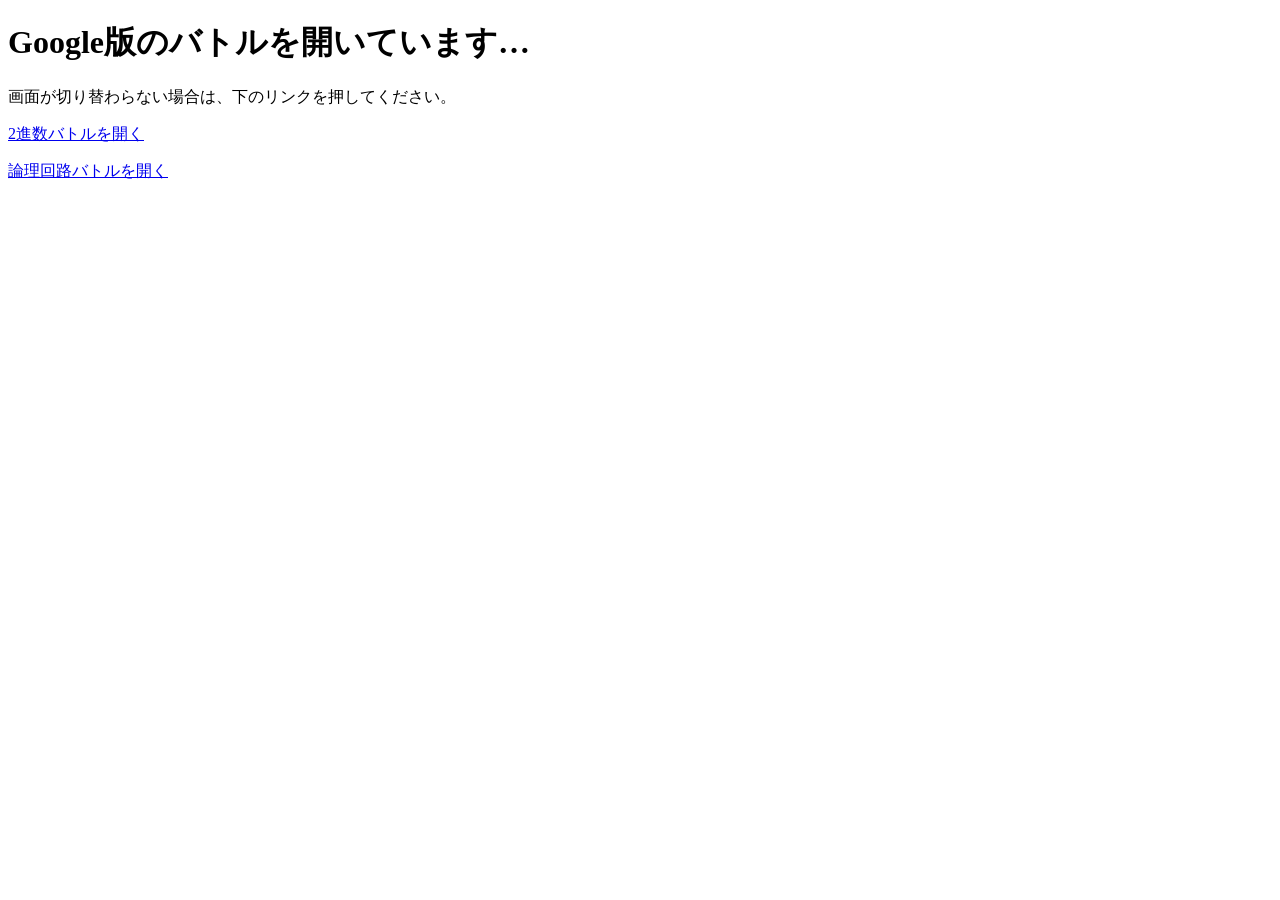
<file: battle/host/index.html>
<!doctype html><html lang="ja"><head><meta charset="utf-8"><meta name="viewport" content="width=device-width,initial-scale=1"><title>バトルを開く｜INNOVIA Base</title></head><body><h1>Google版のバトルを開いています…</h1><p>画面が切り替わらない場合は、下のリンクを押してください。</p><p><a id="binary" href="https://script.google.com/macros/s/AKfycbyjuxPPAw5zzQqRGVC57nJ82V_JefIxAsUW27qK9cRXQfHGAAUrm6o3fWLo7PfvhWzrvg/exec?page=battlehost&amp;course=binary">2進数バトルを開く</a></p><p><a id="logic" href="https://script.google.com/macros/s/AKfycbyjuxPPAw5zzQqRGVC57nJ82V_JefIxAsUW27qK9cRXQfHGAAUrm6o3fWLo7PfvhWzrvg/exec?page=battlehost&amp;course=logic">論理回路バトルを開く</a></p><script>const course=new URLSearchParams(location.search).get('course');if(['binary','logic'].includes(course))location.replace("https://script.google.com/macros/s/AKfycbyjuxPPAw5zzQqRGVC57nJ82V_JefIxAsUW27qK9cRXQfHGAAUrm6o3fWLo7PfvhWzrvg/exec?page=battlehost"+'&course='+course);</script></body></html>
</file>
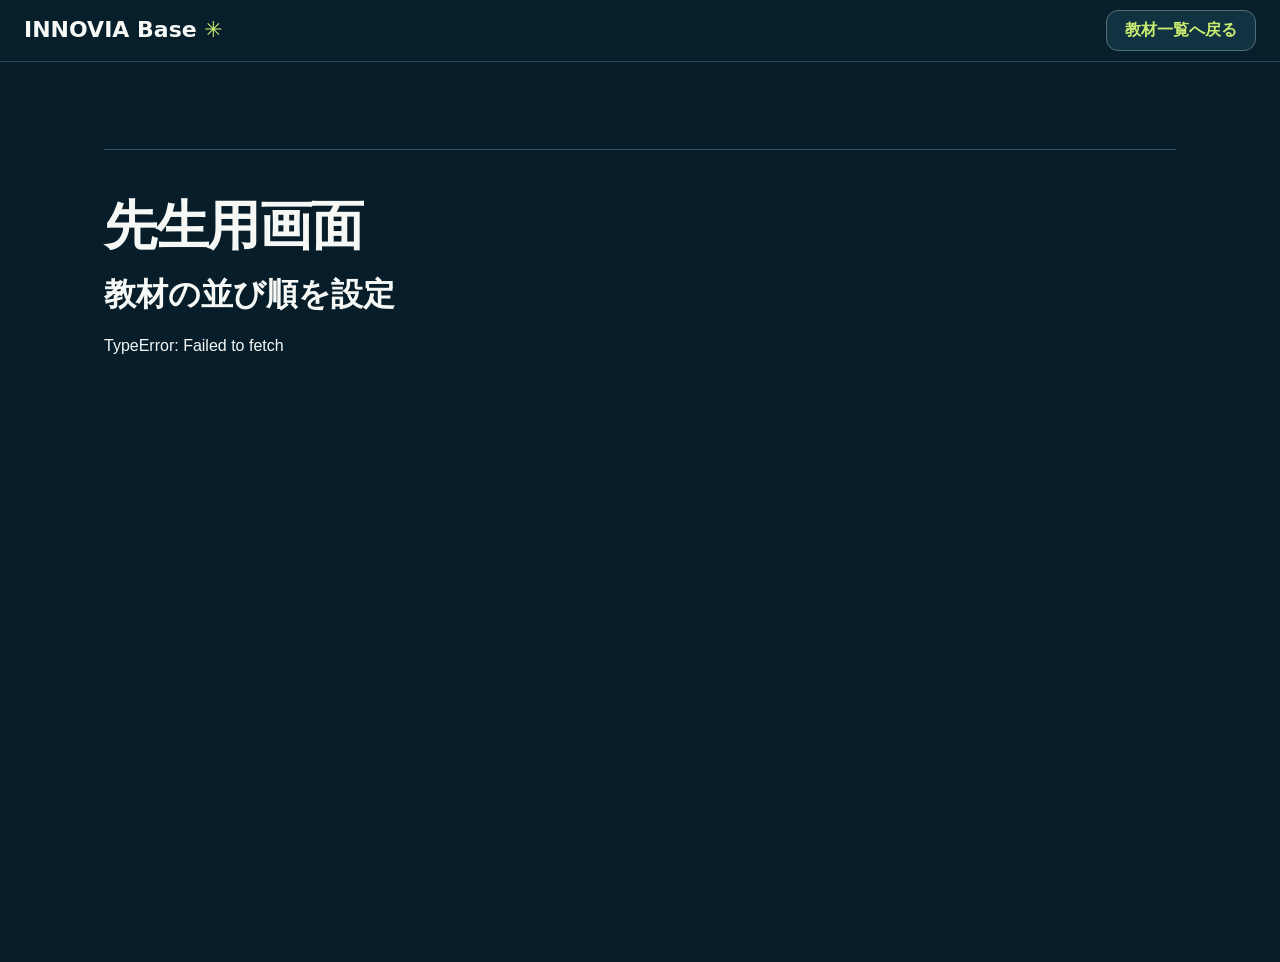
<file: teacher/order/index.html>
<!doctype html><html lang="ja"><head><meta charset="utf-8"><meta name="viewport" content="width=device-width,initial-scale=1"><title>教材の並び順｜INNOVIA Base</title><link rel="icon" href="../../favicon.svg"><link rel="stylesheet" href="../../assets/site.css"><link rel="stylesheet" href="../../assets/teacher-catalog.css"><link rel="stylesheet" href="../../assets/catalog-navigation.css"></head><body><nav class="catalog-navigation" aria-label="教材一覧"><a class="catalog-brand" target="_top" href="https://script.google.com/macros/s/AKfycbwVUIFEbfhPXOxzRA3UTZg8nkzOflQUhPFOrAqiy8wsqe4lyb8TEVw429HgGmJxQm0Oqw/exec?page=catalog">INNOVIA Base <span>✳</span></a><a class="catalog-return" target="_top" href="https://script.google.com/macros/s/AKfycbwVUIFEbfhPXOxzRA3UTZg8nkzOflQUhPFOrAqiy8wsqe4lyb8TEVw429HgGmJxQm0Oqw/exec?page=catalog">教材一覧へ戻る</a></nav><main class="shell"><header class="topbar"><button id="logout" class="ghost teacher-logout" type="button" hidden>ログアウト</button></header><div class="teacher-home"><section class="catalog-intro teacher-catalog-intro"><h1>先生用画面</h1></section><nav id="teacher-view-links" class="teacher-view-links teacher-toolbar" aria-label="先生用メニュー" hidden><a class="ghost" href="../prototype/" title="プロトタイプで教材を試す・追加する">先生用</a><a class="ghost" href="https://script.google.com/macros/s/AKfycbwVUIFEbfhPXOxzRA3UTZg8nkzOflQUhPFOrAqiy8wsqe4lyb8TEVw429HgGmJxQm0Oqw/exec?page=catalog" title="生徒の教材一覧を開く">生徒用</a><a class="ghost teacher-order-link" href="../order/" title="教材の順番と公開設定を変更する" aria-current="page">並び順</a><a class="ghost" href="../?panel=password">パスワード変更</a></nav><div class="teacher-page-content"><h2 class="teacher-section-title">教材の並び順を設定</h2><p id="guard-message" role="status">先生のログインを確認しています…</p><div id="workspace" hidden><section class="panel"><div class="actions catalog-order-actions"><button class="button" id="save-catalog-order" disabled>保存</button><button class="ghost" id="reset-catalog-order" disabled>リセット</button></div><p id="catalog-order-message" role="status" class="inline-message"></p><ol class="catalog-order-list" id="catalog-order-list"></ol></section></div></div></div></main><script src="../../config.js"></script><script src="../../assets/client.js"></script><script src="../../assets/catalog-shared.js"></script><script src="../../assets/catalog-order.js"></script></body></html>
</file>
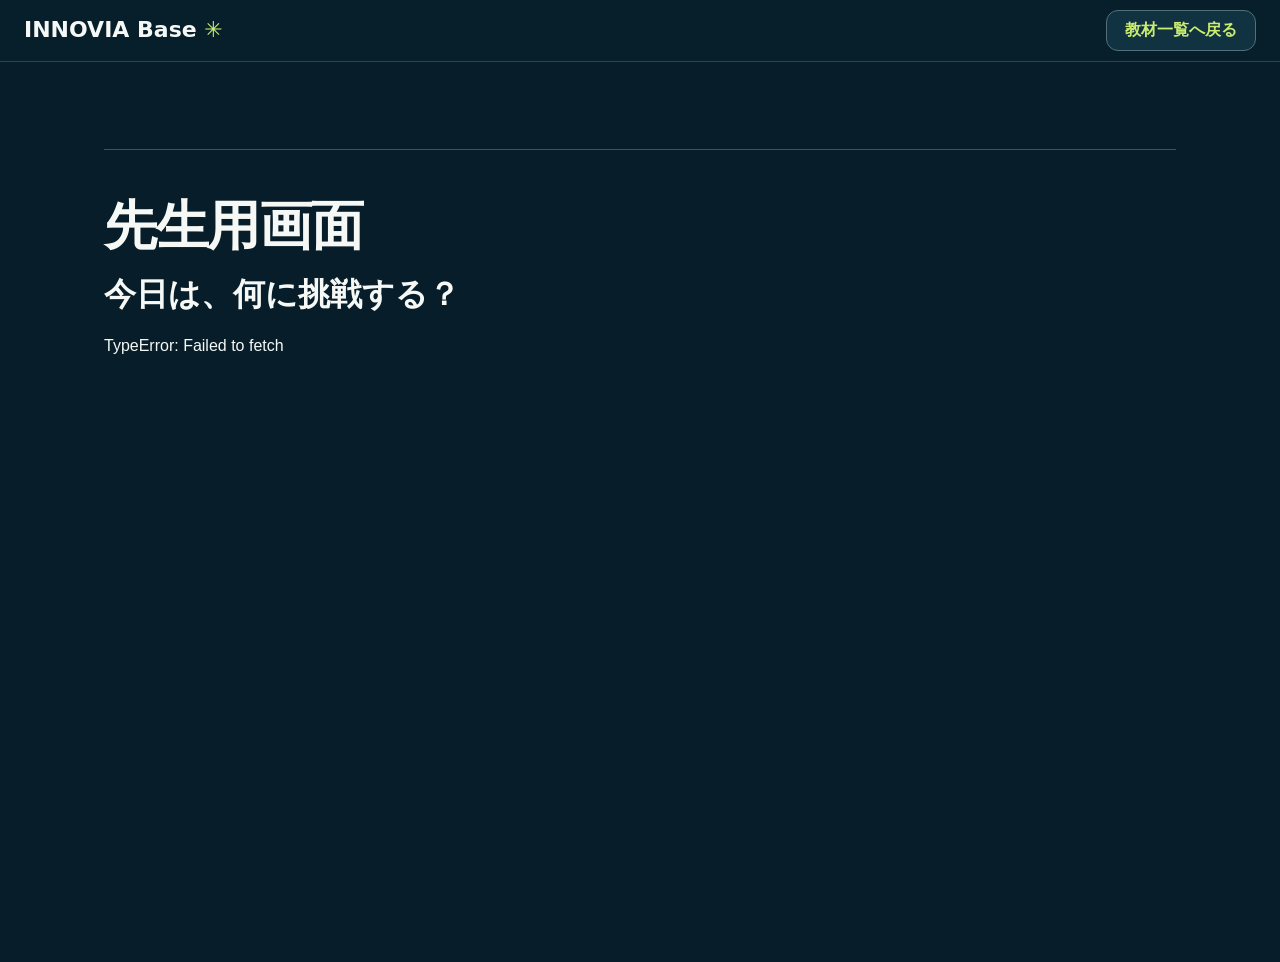
<file: teacher/prototype/index.html>
<!doctype html><html lang="ja"><head><meta charset="utf-8"><meta name="viewport" content="width=device-width,initial-scale=1"><title>プロトタイプ｜INNOVIA Base</title><link rel="icon" href="../../favicon.svg"><link rel="stylesheet" href="../../assets/site.css"><link rel="stylesheet" href="../../assets/teacher-catalog.css"><link rel="stylesheet" href="../../assets/catalog-navigation.css"></head><body><nav class="catalog-navigation" aria-label="教材一覧"><a class="catalog-brand" target="_top" href="https://script.google.com/macros/s/AKfycbwVUIFEbfhPXOxzRA3UTZg8nkzOflQUhPFOrAqiy8wsqe4lyb8TEVw429HgGmJxQm0Oqw/exec?page=catalog">INNOVIA Base <span>✳</span></a><a class="catalog-return" target="_top" href="https://script.google.com/macros/s/AKfycbwVUIFEbfhPXOxzRA3UTZg8nkzOflQUhPFOrAqiy8wsqe4lyb8TEVw429HgGmJxQm0Oqw/exec?page=catalog">教材一覧へ戻る</a></nav><main class="shell"><header class="topbar"><button id="logout" class="ghost teacher-logout" type="button" hidden>ログアウト</button></header><div class="teacher-home"><section class="catalog-intro teacher-catalog-intro"><h1>先生用画面</h1></section><nav id="teacher-view-links" class="teacher-view-links teacher-toolbar" aria-label="先生用メニュー" hidden><a class="ghost" href="../prototype/" title="プロトタイプで教材を試す・追加する" aria-current="page">先生用</a><a class="ghost" href="https://script.google.com/macros/s/AKfycbwVUIFEbfhPXOxzRA3UTZg8nkzOflQUhPFOrAqiy8wsqe4lyb8TEVw429HgGmJxQm0Oqw/exec?page=catalog" title="生徒の教材一覧を開く">生徒用</a><a class="ghost teacher-order-link" href="../order/" title="教材の順番と公開設定を変更する">並び順</a><a class="ghost" href="../?panel=password">パスワード変更</a></nav><div class="teacher-page-content"><h2 class="teacher-section-title">今日は、何に挑戦する？</h2><p id="guard-message" role="status">先生のログインを確認しています…</p><div id="workspace" hidden><div class="prototype-notice"><strong>先生用のプロトタイプ画面</strong><br>生徒と同じ教材カードで試せます。新しい試作を保存し、実際に試して確認できたら「生徒用に追加」を押してください。</div><div id="prototype-grid" class="prototype-tools"></div><p id="prototype-message" class="inline-message" role="status"></p><details class="panel" open><summary>新しい教材を登録する・試作を編集する</summary><p class="small-note">Codexで作ったアプリなどの名前・説明・リンク先を登録できます。詳しいアプリ制作や登録もCodexに頼めます。試作の保存では生徒用は変わりません。</p><button class="ghost" id="new-prototype" type="button">新しい試作を作る</button><form id="prototype-form" class="prototype-form"><label class="input-label">教材名<input class="input" name="title" maxlength="80" required></label><label class="input-label">説明<textarea class="input" name="description" maxlength="300"></textarea></label><label class="input-label">教材の種類<select class="input" name="kind"><option value="link">アプリ・教材のリンク</option><option value="quiz">４択の練習問題（任意）</option></select></label><div id="link-fields"><label class="input-label">リンク先<input class="input" name="href" placeholder="https://… またはサイト内のページ"></label></div><div id="quiz-fields" hidden><div id="practice-questions"></div><button class="ghost" id="add-question" type="button">問題を追加</button></div><div class="actions"><button class="button" type="submit">試作を保存</button></div></form></details></div></div></div></main><script src="../../config.js"></script><script src="../../assets/client.js"></script><script src="../../assets/catalog-shared.js"></script><script src="../../assets/prototype.js"></script></body></html>
</file>
<file: flowchart/style.css>
:root{font-family:"Segoe UI","Noto Sans JP","Yu Gothic",Meiryo,sans-serif;color:#26354a;background:#f5f7fb;font-synthesis:none}*{box-sizing:border-box}body{margin:0}button,input,textarea{font:inherit}button,.button{cursor:pointer;border:1px solid #d7ddea;border-radius:10px;background:#fff;padding:10px 14px;color:#334155;font-weight:600}button:hover,.button:hover{border-color:#7c8cda;background:#f0f3ff}button:disabled{opacity:.4;cursor:default}button:focus-visible,a:focus-visible,input:focus-visible,textarea:focus-visible,label.file-label:focus-within{outline:3px solid #9eacff;outline-offset:3px}a{color:inherit}.primary{background:#4b60d6;color:white;border-color:#4b60d6}.primary:hover{background:#3c50c4;color:white}.quiet{background:#fff}.app-header{padding:20px 4vw;border-bottom:1px solid #e1e6f0;display:flex;justify-content:space-between;align-items:center;background:white}.brand{text-decoration:none;font-size:22px;letter-spacing:1px;font-weight:800}.brand span{color:#5b6bd3}.back-link{text-decoration:none;color:#63718a;font-size:13px}main{max-width:1600px;margin:auto;padding:28px 4vw}.intro{display:flex;justify-content:space-between;gap:24px;align-items:center}.eyebrow{color:#596dcf;font-size:11px;letter-spacing:3px;font-weight:800;margin:0 0 10px}h1{font-size:clamp(24px,2.5vw,36px);letter-spacing:.04em;margin:0 0 12px}.intro p:not(.eyebrow){color:#6b778b;font-size:14px;line-height:1.9;margin:0}.lesson-chip{border:1px solid #d7ddf7;background:#edf0ff;color:#5365c7;padding:9px 13px;border-radius:30px;font-size:12px;white-space:nowrap}.steps{display:flex;gap:26px;flex-wrap:wrap;margin:24px 0;font-size:12px;color:#61708a}.steps span{display:flex;align-items:center;gap:7px}.steps b{display:inline-grid;place-items:center;width:23px;height:23px;border-radius:50%;background:#e6eafb;color:#5164cc}.toolbar{display:flex;justify-content:space-between;gap:20px;align-items:end;padding:18px 20px;border:1px solid #e1e6f0;background:#fff;border-radius:14px}.title-label{font-size:11px;color:#67748b;display:grid;gap:6px;flex:1;max-width:480px}.title-label input{border:none;background:transparent;font-weight:700;font-size:18px;color:#26354a;padding:4px 0;width:100%;min-width:0}.file-actions{display:flex;gap:8px;align-items:center;font-size:13px;flex-wrap:wrap}.button{display:inline-block}.message{font-size:12px;line-height:1.7;color:#66758b;min-height:22px;margin:12px 2px 16px}.message.error{color:#ac3030}.workbench{display:grid;grid-template-columns:222px minmax(300px,1fr) 235px;gap:18px;align-items:start}.toolbox,.inspector{background:#fff;border:1px solid #e1e6f0;border-radius:14px;padding:18px}.toolbox h2,.inspector h2{font-size:15px;margin:0 0 10px}.muted{font-size:11px;color:#738197;line-height:1.8}.toolbox #insert-location{min-height:36px;margin-bottom:12px}.tool{display:flex;align-items:center;text-align:left;gap:12px;width:100%;padding:13px 10px;margin:9px 0;font-size:13px}.tool>span:nth-child(2){flex:1}.tool strong{display:block;font-size:13px}.tool small{display:block;font-size:10px;margin-top:4px;color:#64748b;line-height:1.5}.tool>b{color:#8592b3;font-size:16px}.tool-process{background:#f2f6ff}.tool-io{background:#eef9f6}.tool-if{background:#fff9eb}.tool-loop{background:#f6f3ff}.symbol{display:block;flex:0 0 27px;width:27px;height:23px;border:1.5px solid #8394b8;background:#dce7ff}.io-symbol{transform:skew(-15deg);border-color:#69a28f;background:#d7f1e8}.diamond-symbol{height:21px;width:21px;flex-basis:21px;margin:0 3px;transform:rotate(45deg);background:#ffebba;border-color:#bf9d4b}.loop-symbol{background:#e4ddff;border-color:#a191d4;border-radius:6px;color:#7865b7;text-align:center;line-height:19px;font-size:19px}.examples{border-top:1px solid #e6eaf2;margin-top:24px;padding-top:20px}.examples button{width:100%;margin:5px 0;display:flex;justify-content:space-between;text-align:left;font-size:11px;border:none;padding:8px 2px;background:transparent;font-weight:500}.examples button span{color:#8290c4}.mini-guide{border-top:1px solid #e6eaf2;margin-top:18px;padding-top:16px;font-size:11px;color:#65748c;line-height:1.8}.mini-guide summary{cursor:pointer;font-weight:700;color:#44516a}.canvas-panel{border:1px solid #e1e6f0;border-radius:14px;overflow:hidden;background:white;min-width:0}.canvas-toolbar{display:flex;justify-content:space-between;align-items:center;gap:10px;border-bottom:1px solid #e6eaf2;padding:14px 18px;font-size:12px;font-weight:700;flex-wrap:wrap}.canvas-toolbar small{display:inline-block;color:#8793a9;margin-left:6px;font-size:10px;font-weight:400}.dot{display:inline-block;width:7px;height:7px;background:#7989d9;border-radius:50%;margin-right:4px}.history-buttons{display:flex;gap:7px}.history-buttons button{border:none;font-size:10px;padding:4px;background:transparent}.zoom-tools{display:flex;align-items:center;justify-content:flex-end;gap:10px;padding:10px 16px;font-size:10px;color:#7e8ba1;background:#fafbfe}.zoom-tools button{padding:0;width:26px;height:26px;font-size:15px;border-radius:7px}.diagram-scroll{min-height:480px;height:620px;overflow:auto;overscroll-behavior:auto;background-color:#fff;background-image:radial-gradient(#dde3ee .8px,transparent .8px);background-size:18px 18px;padding:24px 10px}.diagram-scroll #diagram{width:max-content;min-width:100%;display:flex;justify-content:center;align-items:flex-start}.diagram-scroll svg{display:block;max-width:none;height:auto}.diagram-scroll svg>rect{fill:transparent}.diagram-scroll svg g[role=button]{cursor:pointer;outline:none}.diagram-scroll svg g[role=button]:focus path,.diagram-scroll svg g[role=button]:focus rect,.diagram-scroll svg g[role=button]:focus circle{stroke:#4b60d6;stroke-width:3}.canvas-note{font-size:10px;color:#7b88a0;padding:12px 18px;margin:0;border-top:1px solid #e6eaf2;line-height:1.7}.inspector{position:sticky;top:18px}.pointer{font-size:32px;color:#b8c2de}.inspector #selection-empty{padding:20px 0;color:#7e8ba1;text-align:center;font-size:12px;line-height:1.8}.type-pill{display:inline-block;background:#eef1ff;color:#5d6bc4;padding:4px 9px;border-radius:6px;font-size:11px;margin:10px 0 14px}.inspector label{display:block;font-size:11px;color:#68768d;margin-bottom:8px}.inspector textarea{resize:vertical;width:100%;min-height:110px;border:1px solid #d6deec;border-radius:9px;background:#fbfcff;padding:12px;font-size:13px;line-height:1.8;color:#26354a}.inspector form>.primary{width:100%;font-size:12px}.edit-actions{display:flex;gap:4px;flex-wrap:wrap;margin-top:12px}.edit-actions button{padding:7px 9px;font-size:10px}.remove{color:#a46262;border-color:#ebdada}.learning-note{background:#f5f6fc;border-radius:10px;padding:14px;margin-top:20px}.learning-note h3{font-size:11px;color:#6373b9;margin:0 0 7px}.learning-note p{font-size:11px;color:#6b7890;line-height:1.9;margin:0}.privacy-note{font-size:10px;line-height:1.8;color:#8b97aa;margin-top:16px}footer{display:flex;justify-content:space-between;color:#98a3b6;font-size:10px;margin-top:28px;padding:18px 0;border-top:1px solid #e4e8f1}[hidden]{display:none!important}@media(max-width:1050px){.workbench{grid-template-columns:190px minmax(280px,1fr)}.inspector{grid-column:1/-1;position:static;display:grid;grid-template-columns:1fr 1fr;gap:12px}.inspector h2{grid-column:1/-1}.inspector form{grid-row:2/5}.inspector #selection-empty{grid-row:2/4}.learning-note{margin:0}.privacy-note{margin:0}.toolbox,.inspector{padding:14px}.lesson-chip{display:none}}@media(max-width:620px){main{padding:22px 16px}.app-header{padding:16px}.brand{font-size:18px}.back-link{font-size:10px}.intro p:not(.eyebrow){font-size:12px}.steps{gap:9px 14px;font-size:10px}.toolbar{align-items:stretch;flex-direction:column;padding:14px;gap:12px}.file-actions{gap:6px}.file-actions button,.file-actions .button{font-size:11px;padding:9px}.workbench{display:flex;flex-direction:column}.toolbox,.canvas-panel,.inspector{width:100%}.toolbox{display:grid;grid-template-columns:1fr 1fr;gap:7px}.toolbox h2,.toolbox #insert-location,.examples,.mini-guide{grid-column:1/-1}.toolbox #insert-location{min-height:0;margin:0}.tool{margin:0;padding:11px 8px;gap:9px}.examples{margin:12px 0 0;padding-top:12px;display:grid;grid-template-columns:1fr 1fr;gap:5px}.examples h2{grid-column:1/-1}.mini-guide{margin:8px 0 0}.diagram-scroll{height:510px;min-height:350px}.inspector{display:block}.learning-note{margin-top:16px}.canvas-toolbar{padding:12px}.canvas-toolbar small{display:none}.privacy-note{margin-top:14px}footer span{max-width:180px;text-align:right}}@media(prefers-reduced-motion:reduce){*{scroll-behavior:auto}}
/* Keep the whole-diagram control readable beside the zoom controls. */
#zoom-fit{width:auto;padding:0 8px;font-size:11px}
/* Shared INNOVIA colours; the diagram remains a readable white writing surface. */
:root{color:#f5f8f5;background:#071d29;font-family:"Hiragino Kaku Gothic ProN",Meiryo,sans-serif}
.app-header{background:#071d29;border-color:#355665}.brand span,.eyebrow{color:#c9ec71}.back-link,.intro p:not(.eyebrow),.steps,.message{color:#bad0d3}.lesson-chip{background:#173946;border-color:#52707b;color:#c9ec71}.steps b{background:#c9ec71;color:#071d29}
.toolbar,.toolbox,.inspector,.canvas-panel{background:#113341;border-color:#476473}.title-label{color:#bad0d3}.title-label input{color:#f5f8f5}.toolbox .muted,.inspector .muted,.learning-note p,.privacy-note{color:#bad0d3}
button,.button{background:#173946;color:#f5f8f5;border-color:#52707b}button:hover,.button:hover{background:#1c4853;border-color:#c9ec71}button:focus-visible,a:focus-visible,input:focus-visible,textarea:focus-visible{outline-color:#c9ec71}.primary{background:#c9ec71;color:#071d29;border-color:#c9ec71}.primary:hover{background:#dcff86;color:#071d29}.quiet{background:#173946}
.tool{background:#173946}.tool small{color:#bad0d3}.tool>b,.examples button span{color:#c9ec71}.symbol{background:#c9ec71;border-color:#c9ec71}.io-symbol{background:#74d5c3;border-color:#74d5c3}.diamond-symbol{background:#f4d78b;border-color:#f4d78b}.loop-symbol{border:0;border-radius:0;clip-path:polygon(18% 0,82% 0,100% 25%,100% 100%,0 100%,0 25%);color:transparent;background:#c9ec71}.preparation-symbol{clip-path:polygon(15% 0,85% 0,100% 50%,85% 100%,15% 100%,0 50%)}.subroutine-symbol{border-left:5px double #113341;border-right:5px double #113341}.document-symbol{clip-path:polygon(0 0,100% 0,100% 88%,75% 80%,25% 100%,0 90%)}.connector-symbol{border-radius:50%;width:23px;flex-basis:23px;margin:0 2px}.terminal-symbol{border-radius:20px}
.extra-symbols{grid-column:1/-1;font-size:12px;color:#d0e1e2}.extra-symbols summary{cursor:pointer;padding:10px 0;color:#c9ec71}.line-tools{grid-column:1/-1;margin-top:18px;border-top:1px solid #476473;padding-top:16px}.line-tools button{padding:9px;font-size:12px}.line-tools button[aria-pressed=true]{background:#c9ec71;color:#071d29}.examples,.mini-guide{border-color:#476473}.mini-guide,.mini-guide summary{color:#bad0d3}.examples button{color:#f5f8f5}
.canvas-toolbar,.canvas-note{border-color:#476473;color:#bad0d3}.canvas-toolbar small{color:#bad0d3}.dot{background:#c9ec71}.history-buttons button{color:#f5f8f5}.zoom-tools{background:#0d2c37;color:#bad0d3}.canvas-note{font-size:11px}.type-pill{background:#264746;color:#c9ec71}.inspector label{color:#bad0d3}.inspector textarea{background:#082632;color:#f5f8f5;border-color:#69848e}.learning-note{background:#173946}.learning-note h3{color:#c9ec71}.remove{color:#ffb9a8;border-color:#9b6864}.message.error{color:#ffb9a8}footer{color:#98b8bd;border-color:#355665}
.diagram-scroll{position:relative}.diagram-scroll svg g[data-node]{touch-action:pan-y;user-select:none}.diagram-scroll svg g[data-edge]{cursor:move}.diagram-scroll svg .is-selected>path:first-child,.diagram-scroll svg .is-selected>rect,.diagram-scroll svg .is-selected>circle{stroke:#238c7c;stroke-width:3}.diagram-scroll svg g[role=button]:focus path:not([stroke=transparent]),.diagram-scroll svg g[role=button]:focus rect,.diagram-scroll svg g[role=button]:focus circle{stroke:#238c7c;stroke-width:3}.diagram-scroll svg g[data-edge]:focus path[stroke=transparent]{stroke:transparent}.diagram-scroll svg [data-handle]{cursor:grab;touch-action:none}.diagram-scroll.drawing svg,.diagram-scroll.drawing svg g{cursor:crosshair}.dragging-symbol{opacity:.3}
.inline-editor,.symbol-menu{position:fixed;z-index:40;background:#113341;border:2px solid #c9ec71;border-radius:12px;box-shadow:0 12px 40px #0005}.inline-editor{width:min(310px,calc(100vw - 16px));padding:14px}.inline-editor label{display:block;font-size:13px;color:#c9ec71;font-weight:bold;margin-bottom:9px}.inline-editor textarea{width:100%;background:#082632;border:1px solid #69848e;border-radius:8px;color:#f5f8f5;padding:10px;font-size:14px;line-height:1.7;resize:vertical}.inline-editor small{display:block;font-size:10px;color:#bad0d3;margin:7px 0}.inline-editor>div{display:flex;justify-content:flex-end;gap:8px}.inline-editor button{padding:7px 14px;font-size:12px}.symbol-menu{padding:6px;max-width:calc(100vw - 16px)}.symbol-menu button{display:block;width:100%;text-align:left;border:0;background:transparent;font-size:12px}.symbol-menu button:hover{background:#1c4853}.drag-ghost{position:fixed;z-index:50;pointer-events:none;max-width:240px;padding:12px 18px;background:#c9ec71;color:#071d29;border:2px solid #238c7c;border-radius:8px;font-size:13px;box-shadow:0 5px 18px #0003}.drag-delete{position:fixed;bottom:18px;left:50%;transform:translateX(-50%);z-index:45;pointer-events:none;max-width:calc(100vw - 30px);background:#173946;border:2px dashed #c9ec71;padding:15px 24px;border-radius:12px;text-align:center;font-size:13px}.drag-delete.ready{border:2px solid #ffb9a8;background:#593b3a}
.edge-editor select,.edge-editor input{background:#082632;border:1px solid #69848e;color:#f5f8f5;border-radius:7px;padding:8px;width:100%;font:inherit}.edge-editor details{font-size:11px;color:#bad0d3;margin:12px 0}.edge-editor summary{cursor:pointer}.edge-coordinates{display:grid;grid-template-columns:1fr 1fr;gap:8px;margin-top:10px}.edge-coordinates label{font-size:11px}.edge-editor>.primary{width:100%;font-size:12px}.edge-editor{background:#113341;border:1px solid #476473;border-radius:14px;padding:18px;margin-top:18px;max-width:360px}
@media(max-width:620px){.extra-symbols .tool{margin-top:7px}.edge-editor{width:100%;max-width:none}}

.pointer,.inspector #selection-empty{color:#bad0d3}.edge-editor{max-width:none;margin-top:0;padding:0;border:none}

.diagram-scroll svg g[data-node],.diagram-scroll svg g[data-terminal]{cursor:grab;touch-action:none;user-select:none}.diagram-scroll svg g[data-node]:active,.diagram-scroll svg g[data-terminal]:active{cursor:grabbing}

.symbol.actual-symbol{width:36px;height:28px;flex-basis:36px;display:block;border:0;background:none;overflow:visible;transform:none;clip-path:none;border-radius:0}.diagram-scroll svg [data-branch-label]{cursor:text}.diagram-scroll svg [data-branch-label]:hover text,.diagram-scroll svg [data-branch-label]:focus text{fill:#087466;text-decoration:underline}.branch-label-fields{margin:12px 0}.branch-label-fields input{width:100%;background:#082632;color:#f5f8f5;border:1px solid #69848e;border-radius:8px;padding:9px;margin-bottom:10px;font:inherit;font-size:12px}
.embedded-flowchart .app-header,.embedded-flowchart .intro{display:none}.embedded-flowchart main{padding:0 12px 18px}.embedded-flowchart .steps{margin-top:14px}

/* Give the diagram priority; editing stays below it. */
main{max-width:1760px;padding-left:24px;padding-right:24px}.diagram-scroll{height:720px;min-height:560px;padding-top:14px}.diagram-scroll svg{flex-shrink:0}
@media(min-width:621px){.workbench{grid-template-columns:190px minmax(0,1fr);gap:16px}.toolbox{grid-row:1/span 2;padding:14px}.inspector{grid-column:2;grid-row:2;position:static;display:grid;grid-template-columns:minmax(220px,1fr) minmax(180px,1fr);gap:14px;padding:16px}.inspector h2{grid-column:1/-1}.inspector form{grid-column:1;grid-row:2/span 3}.inspector #selection-empty{grid-column:1;grid-row:2/span 2}.inspector .learning-note{grid-column:2;margin:0}.inspector .privacy-note{grid-column:2;margin:0}}
@media(max-width:620px){main{padding-left:12px;padding-right:12px}.diagram-scroll{height:620px;min-height:420px}}
</file>
<file: assets/catalog-navigation.css>
.catalog-navigation{box-sizing:border-box;display:flex;justify-content:space-between;align-items:center;flex:0 0 auto;width:100%;min-height:60px;padding:10px 24px;background:#061f2a;border-bottom:1px solid #264854;position:relative;z-index:30}.catalog-navigation .catalog-return{box-sizing:border-box;display:inline-flex;align-items:center;justify-content:center;padding:9px 18px;min-height:40px;border:1px solid #52707b;border-radius:12px;background:#113341;color:#c9ec71;text-decoration:none;font:700 16px/1.3 system-ui,sans-serif;white-space:nowrap}.catalog-navigation .catalog-return:hover{background:#1a4656;border-color:#c9ec71}.catalog-navigation .catalog-return:focus-visible{outline:3px solid #c9ec71;outline-offset:3px}@media(max-width:600px){.catalog-navigation{padding:8px 16px}}

.catalog-navigation{gap:16px}.catalog-navigation .catalog-brand{color:#f5f8f5;font:800 22px/1.3 system-ui,sans-serif;text-decoration:none;white-space:nowrap}.catalog-navigation .catalog-brand span{color:#c9ec71}.catalog-navigation .catalog-brand:focus-visible{outline:3px solid #c9ec71;outline-offset:4px}@media(max-width:420px){.catalog-navigation{gap:8px}.catalog-navigation .catalog-brand{font-size:18px}.catalog-navigation .catalog-return{font-size:14px;padding:9px 12px}}
</file>
<file: assets/ui-common.css>
/* INNOVIA Base shared navigation and actions. Lesson state colors stay local. */
:root{--innovia-bg:#071d29;--innovia-panel:#113341;--innovia-text:#f5f8f5;--innovia-muted:#bad0d3;--innovia-line:#52707b;--innovia-accent:#c9ec71;--innovia-ink:#102a24;--innovia-radius:10px;--innovia-font:system-ui,-apple-system,"Segoe UI",Meiryo,sans-serif}
.innovia-ui{background:var(--innovia-bg)!important;color:var(--innovia-text);font-family:var(--innovia-font)}
.innovia-header{box-sizing:border-box!important;display:flex!important;align-items:center!important;justify-content:space-between!important;gap:16px!important;width:100%!important;min-height:72px!important;padding:14px 20px!important;margin:0 0 20px!important;border:0!important;border-bottom:1px solid var(--innovia-line)!important;background:var(--innovia-bg)!important;flex-shrink:0;font-family:var(--innovia-font)}
.innovia-header .innovia-brand,.innovia-header .brand,.innovia-header .catalog-brand{margin:0!important;color:var(--innovia-text)!important;text-decoration:none!important;font:850 22px/1.3 var(--innovia-font)!important;letter-spacing:.02em!important;white-space:nowrap}
.innovia-header .innovia-brand span,.innovia-header .brand span,.innovia-header .catalog-brand span{color:var(--innovia-accent)!important}
.innovia-button,.innovia-ui button.button{box-sizing:border-box!important;display:inline-flex!important;align-items:center!important;justify-content:center!important;gap:8px;min-height:44px!important;padding:10px 16px!important;border:1px solid var(--innovia-line)!important;border-radius:var(--innovia-radius)!important;background:var(--innovia-panel)!important;background-image:none!important;color:var(--innovia-text)!important;text-decoration:none!important;font:700 16px/1.4 var(--innovia-font)!important;text-align:center;cursor:pointer;box-shadow:none!important;transition:background-color .15s,border-color .15s}
.innovia-button:hover:not(:disabled){background:#1b4553!important;border-color:var(--innovia-accent)!important}
.innovia-button.innovia-primary,.innovia-ui button.button,.innovia-button[aria-pressed="true"],.innovia-ui .font-size-btn[class*="bg-cyan-600"]{background:var(--innovia-accent)!important;border-color:var(--innovia-accent)!important;color:var(--innovia-ink)!important}
.innovia-button.innovia-primary:hover:not(:disabled){background:#dbf697!important}
.innovia-button.innovia-return{color:var(--innovia-accent)!important;white-space:nowrap;flex-shrink:0}
.innovia-button:disabled,.innovia-ui button.button:disabled{opacity:.45!important;cursor:default}
.innovia-ui :is(button,a,input,select,textarea,summary):focus-visible{outline:3px solid var(--innovia-accent)!important;outline-offset:3px}
.innovia-preview-bar{box-sizing:border-box;display:flex!important;align-items:center;gap:12px!important;flex-wrap:wrap;flex:0 0 auto;padding:12px 16px!important;border-bottom:1px solid var(--innovia-line)!important;background:var(--innovia-bg)!important;color:var(--innovia-text)!important}
.innovia-preview-bar strong{flex:1;min-width:120px;font:750 17px/1.5 var(--innovia-font)}
.innovia-preview-bar .innovia-button{font-size:14px!important}
.innovia-embedded .innovia-header{display:none!important}
body.signed-in-view>main>header.innovia-header{display:none!important}
.innovia-ui .material-window{overscroll-behavior:contain;overflow-anchor:none}
.innovia-ui .material-window iframe{display:block;min-width:0;overflow-anchor:none}
.innovia-ui .material-open.innovia-button{width:auto;align-self:flex-start;margin:16px 0}
.innovia-ui .help-actions a.innovia-button{font-size:14px!important}
.innovia-material-heading{margin:20px 0!important;color:var(--innovia-text)!important;line-height:1.4}
.innovia-ui #app-toolbar{height:auto!important;min-height:64px;flex-wrap:wrap;gap:12px;background:var(--innovia-bg)!important}
.innovia-ui #app-toolbar>div:last-child{flex-wrap:wrap}
@media(max-width:600px){.innovia-header{gap:10px!important;min-height:68px!important;padding:12px 10px!important;flex-wrap:wrap}.innovia-header .innovia-brand,.innovia-header .brand,.innovia-header .catalog-brand{font-size:20px!important}.innovia-header .innovia-return{padding:10px 12px!important;font-size:14px!important}.innovia-button{font-size:15px!important;padding:10px 13px!important}.innovia-preview-bar{gap:8px!important;padding:10px!important}.innovia-preview-bar strong{flex-basis:100%;order:-1}.innovia-preview-bar .innovia-button{flex:1}}
@media(prefers-reduced-motion:reduce){.innovia-button{transition:none}}

.innovia-material-page .shell{min-height:0!important}
.innovia-trace #app-title{color:var(--innovia-text)!important}
.innovia-trace .app-category{color:var(--innovia-muted)!important}
.innovia-trace .file-toolbar,.innovia-trace .workspace{background:var(--innovia-panel)!important;border-color:var(--innovia-line)!important;color:var(--innovia-text)!important}
.innovia-trace .workspace .pane-title{color:var(--innovia-text)!important}
.innovia-trace .source-editor,.innovia-trace .source-highlight,.innovia-trace .execution-output{color:#203c56}
.innovia-trace .tracepanel{background:#fbfdff;color:#173544;padding:12px;border-radius:10px}
.innovia-trace .tracepanel .trace-heading h2{color:#173544!important}
.innovia-trace .run-toolbar #position{color:var(--innovia-muted)}
.innovia-trace .run-toolbar,.innovia-trace .stepbar{background:var(--innovia-panel)!important;border-color:var(--innovia-line)!important}
@media(max-width:600px){.innovia-trace .stepbar{display:grid;grid-template-columns:repeat(2,minmax(0,1fr))}.innovia-trace .stepbar .innovia-button{white-space:nowrap}}

/* Visibility must win over shared flex/button styles. */
.innovia-ui [hidden],.innovia-ui.innovia-ui [hidden]{display:none!important}

.innovia-button[aria-pressed="true"]:hover:not(:disabled){background:#dbf697!important;color:var(--innovia-ink)!important;border-color:var(--innovia-accent)!important}
</file>
<file: assets/site.css>
:root{--background:#071d29;--foreground:#f5f8f5;--card:#113341;--card-foreground:#f5f8f5;--popover:#113341;--popover-foreground:#f5f8f5;--primary:#c9ec71;--primary-foreground:#071d29;--secondary:#173946;--secondary-foreground:#f5f8f5;--muted:#173946;--muted-foreground:#bad0d3;--accent:#1c4853;--accent-foreground:#f5f8f5;--destructive:#ff7474;--border:#476473;--input:#476473;--ring:#c9ec71;--radius:.7rem}

*{box-sizing:border-box}html{font-size:16px}body{margin:0;background:#071d29;color:#f5f8f5;font-family:var(--font-sans)}a{color:inherit;text-decoration:none}button,input{font:inherit}button{cursor:pointer}.shell{min-height:100vh;max-width:1200px;margin:auto;padding:0 clamp(20px,5vw,72px)}.topbar{height:88px;display:flex;align-items:center;justify-content:space-between;border-bottom:1px solid #355665}.brand{font-family:Arial,sans-serif;font-size:1.65rem;font-weight:900;letter-spacing:.055em}.brand-mark{color:#c9ec71;margin-left:5px}.teacher-link{font-size:.9rem;color:#d0e1e2;border:1px solid #55727d;padding:10px 17px;border-radius:100px}.teacher-link:hover,.teacher-link:focus-visible{border-color:#c9ec71;color:#c9ec71}.intro{padding:clamp(48px,7vw,92px) 0 54px;border-bottom:1px solid #355665}.eyebrow{font-size:.85rem;letter-spacing:.17em;color:#c9ec71;font-weight:700}.intro h1{font-size:clamp(2.75rem,7vw,5.75rem);letter-spacing:-.055em;line-height:1.19;margin:20px 0;font-weight:800}.intro em{color:#c9ec71;font-style:normal}.intro p{color:#c5d7d9;font-size:1.05rem;line-height:1.7}.catalog{padding:43px 0 80px}.section-head{display:flex;align-items:baseline;justify-content:space-between;margin-bottom:24px}.section-head h2{font-size:1.45rem;margin:0}.section-head span{color:#a8c2c7;font-size:.84rem}.lesson-card{display:grid;grid-template-columns:minmax(260px,.9fr) 1fr;overflow:hidden;border:1px solid #52707b;border-radius:20px;background:#113341;transition:transform .2s,border-color .2s}.lesson-card:hover,.lesson-card:focus-visible{transform:translateY(-3px);border-color:#c9ec71}.card-art{position:relative;min-height:310px;background:radial-gradient(circle at 35% 40%,#296a78,#0d3847 60%,#0a2b38);display:flex;align-items:center;justify-content:space-around;padding:20px;color:#d6f98a}.card-art svg{position:absolute;inset:0;width:100%;height:100%;opacity:.8}.node{position:relative;z-index:1;background:#092632;border:1px solid #b9df77;color:#eff8ce;border-radius:14px;padding:14px 10px;text-align:center;min-width:72px;font-weight:700;font-size:.85rem;box-shadow:0 0 34px #c9ec7130}.n2{transform:translateY(-45px)}.n3{transform:translateY(25px)}.card-copy{padding:clamp(25px,4vw,52px);display:flex;flex-direction:column;align-items:flex-start;justify-content:center}.tag{color:#c9ec71;font-size:.83rem;font-weight:700}.card-copy h3{font-size:clamp(1.45rem,3vw,2.25rem);line-height:1.4;margin:15px 0}.card-copy p{color:#c6d6d9;line-height:1.7;margin:0 0 28px}.card-action{background:#c9ec71;color:#082330;font-size:.95rem;font-weight:800;border-radius:8px;padding:13px 20px}.empty-card{border:1px solid #52707b;border-radius:18px;padding:42px;background:#113341;color:#c6d6d9}footer{border-top:1px solid #355665;display:flex;justify-content:space-between;padding:28px 0 45px;font-size:.8rem;color:#98b8bd}footer span{font-size:.8rem}.inner{max-width:860px;margin:0 auto;padding:46px 0 90px}.back{display:inline-block;color:#c9ec71;margin-bottom:30px}.inner h1{font-size:clamp(2rem,5vw,3.3rem);line-height:1.35;margin:8px 0 12px}.lead{color:#c8d9dc;line-height:1.8}.panel{margin-top:30px;background:#113341;border:1px solid #52707b;border-radius:18px;padding:clamp(20px,4vw,36px)}.button{background:#c9ec71;border:0;color:#092631;padding:12px 20px;border-radius:9px;font-weight:800}.button:disabled{opacity:.5;cursor:not-allowed}.ghost{border:1px solid #708b95;background:transparent;color:#f5f8f5;padding:11px 18px;border-radius:9px}.choice{display:block;width:100%;border:1px solid #66838e;border-radius:10px;background:#173b49;color:#f7faf5;padding:14px 17px;margin:10px 0;text-align:left;line-height:1.55}.choice:hover:not(:disabled),.choice:focus-visible{border-color:#c9ec71}.choice:disabled{cursor:default}.choice.correct{border-color:#c9ec71;background:#284944}.choice.wrong{border-color:#ff9b89;background:#593b3a}.feedback{padding:16px;margin:18px 0;border-left:3px solid #c9ec71;background:#203d46;line-height:1.75}.input-label{display:block;font-weight:700;margin:18px 0 9px}.input{width:100%;max-width:400px;background:#082632;border:1px solid #69848e;border-radius:9px;color:white;padding:13px 15px}.error{color:#ffb9a8}.small-note{color:#b7ced1;font-size:.9rem;line-height:1.7}.row{display:flex;align-items:center;justify-content:space-between;gap:20px;border-bottom:1px solid #3e606c;padding:16px 0}.row:last-child{border-bottom:0}.row strong{display:block}.row small{color:#bdd0d4}.status{color:#c9ec71;font-size:.85rem}.question-index{color:#c9ec71;font-weight:700;font-size:.85rem}.result-score{font-size:3rem;font-weight:800;color:#c9ec71;margin:10px 0}.actions{display:flex;gap:12px;flex-wrap:wrap;margin-top:25px}@media(max-width:680px){.topbar{height:72px}.intro{padding:50px 0 43px}.lesson-card{grid-template-columns:1fr}.card-art{min-height:200px}.card-copy{padding:28px}.catalog{padding-top:32px}.inner{padding-top:32px}.row{align-items:flex-start;flex-direction:column}.teacher-link{font-size:.83rem}}
.regional-map-plan{border-color:#6e8c58;background:linear-gradient(145deg,#123b42,#113341)}.plan-heading h2{font-size:clamp(1.5rem,3vw,2.15rem);margin:12px 0}.plan-heading{padding-bottom:10px}.plan-grid{display:grid;grid-template-columns:repeat(2,minmax(0,1fr));gap:18px;margin-top:22px}.plan-grid>div,.plan-block{border-top:1px solid #456a6d;padding-top:18px}.regional-map-plan h3{font-size:1rem;color:#c9ec71;margin:0 0 8px}.regional-map-plan p{color:#c8d9dc;line-height:1.75;margin:0}.plan-steps{list-style:none;padding:0;margin:4px 0 0;display:grid;gap:13px}.plan-steps li{display:grid;grid-template-columns:10rem 1fr;gap:12px;padding:12px 14px;border-radius:10px;background:#0d2c37}.plan-steps strong{color:#f5f8f5}.plan-steps span{color:#c8d9dc;line-height:1.65}.plan-block{margin-top:22px}@media(max-width:680px){.plan-grid{grid-template-columns:1fr}.plan-steps li{grid-template-columns:1fr;gap:4px}}

.catalog-intro{padding:56px 0 28px}.catalog-intro h1{font-size:clamp(2rem,4.5vw,3.7rem);letter-spacing:-.035em;line-height:1.3;margin:18px 0}.catalog-intro p{color:#bad0d3;font-size:1.1rem;line-height:1.7}.learning-grid{display:grid;grid-template-columns:repeat(2,minmax(0,1fr));gap:26px}.learning-tile{display:flex;flex-direction:column;padding:30px;border-radius:20px;min-height:335px;border:1px solid #ffffff30;transition:transform .18s,box-shadow .18s;color:white}.learning-tile:hover{transform:translateY(-4px);box-shadow:0 16px 40px #0003}.learning-tile:focus-visible{outline:3px solid #dcff7d;outline-offset:5px}.tile-battle{background:linear-gradient(130deg,#6748c3,#3a2878)}.tile-network{background:linear-gradient(130deg,#117985,#135068)}.tile-head{display:flex;align-items:center;gap:14px}.tile-icon{font-size:2rem}.tile-category{font-size:.95rem;letter-spacing:.03em;font-weight:700}.learning-tile h3{font-size:clamp(1.55rem,2.5vw,2rem);line-height:1.4;margin:20px 0 12px}.learning-tile p{font-size:1rem;line-height:1.8;color:#f0edf9;margin:0 0 24px}.tile-meta{display:flex;gap:10px;flex-wrap:wrap;margin-top:auto}.tile-meta span{font-size:.9rem;padding:5px 10px;border-radius:7px;background:#0002}.tile-action{margin-top:23px;font-weight:800;font-size:1rem;border-top:1px solid #ffffff45;padding-top:19px}.catalog{padding-top:20px}.section-head{border-bottom:2px solid #91b763;padding-bottom:17px}@media(max-width:680px){.learning-grid{grid-template-columns:1fr;gap:20px}.catalog-intro{padding-top:35px}.learning-tile{padding:24px;min-height:0}.brand{font-size:1.35rem}}@media(prefers-reduced-motion:reduce){.learning-tile{transition:none}.learning-tile:hover{transform:none}}

.tile-binary{background:linear-gradient(130deg,#ad5813,#754114)}

.tile-simulator{background:linear-gradient(130deg,#086e77,#164352)}

:root{--font-sans:"Hiragino Kaku Gothic ProN",Meiryo,sans-serif}[hidden]{display:none!important}.trial-note{padding:12px;border:1px dashed #69848e;margin-top:20px;font-size:.9rem}iframe{width:100%;height:calc(100vh - 70px);border:0}
.password-field{display:flex;align-items:stretch;gap:8px;width:100%;max-width:400px}
.password-field .input{flex:1;min-width:0;max-width:none}
.password-visibility{flex:none;min-width:76px;border:1px solid #708b95;border-radius:9px;background:#173946;color:#f5f8f5;padding:10px 12px;font-weight:700}
.password-visibility:hover{border-color:#c9ec71;color:#c9ec71}
.password-visibility:focus-visible{outline:3px solid #c9ec71;outline-offset:3px}

.catalog-order-list{list-style:none;margin:20px 0 0;padding:0;display:grid;gap:10px}
.catalog-order-row{display:flex;align-items:center;justify-content:space-between;gap:12px;padding:14px;border:1px solid #52707b;border-radius:10px;background:#082632}
.catalog-order-title{display:flex;align-items:center;gap:10px;min-width:0;line-height:1.55}
.catalog-order-number{color:#c9ec71;font-weight:800;flex:none}
.catalog-order-buttons{display:flex;gap:6px;flex:none;flex-wrap:wrap;align-items:center;justify-content:flex-end}
.catalog-order-buttons button{min-height:44px;padding:8px 12px;white-space:nowrap}
.catalog-order-buttons button:disabled{opacity:.4;cursor:default}
.catalog-order-buttons button:focus-visible{outline:3px solid #c9ec71;outline-offset:2px}
.catalog-order-title:focus{outline:2px solid #c9ec71;outline-offset:4px}
.catalog-order-unpublished{display:block;font-size:.8rem;color:#b7ced1;font-weight:400}
.catalog-visibility-buttons{display:flex;gap:4px;margin-left:8px;padding-left:10px;border-left:1px solid #52707b}
.catalog-order-buttons button.is-current:disabled{background:#c9ec71;border-color:#c9ec71;color:#082632;opacity:1;font-weight:800}
.catalog-order-title{flex-wrap:wrap}.catalog-order-title strong{min-width:0;overflow-wrap:anywhere}
.catalog-prototype-link{font-size:.8rem;color:#c9ec71;flex-basis:100%;margin-left:24px}
.catalog-order-actions{margin-top:0}
@media(max-width:760px){.catalog-order-row{align-items:flex-start;flex-direction:column}.catalog-order-buttons{align-self:flex-end}.catalog-order-buttons button{padding:8px 9px}.catalog-visibility-buttons{margin-left:2px;padding-left:7px}}

.portal-nav{display:flex;gap:12px;flex-wrap:wrap;margin:24px 0}.portal-nav a{display:inline-block}
.teacher-materials{display:grid;gap:20px}.teacher-materials .panel{margin:0}.teacher-materials h2{margin-top:0}
.tile-region{background:linear-gradient(130deg,#547c2b,#244f43)}.tile-practice{background:linear-gradient(130deg,#346cac,#233f74)}
.prototype-notice{border:1px solid #d4bb6e;border-radius:12px;padding:18px;background:#4a3d24;margin-bottom:24px;line-height:1.7}
.prototype-tools{display:grid;grid-template-columns:repeat(2,minmax(0,1fr));gap:20px}.prototype-entry{border:1px solid #52707b;border-radius:18px;padding:14px;background:#113341}
.prototype-entry .learning-tile{min-height:280px}.prototype-entry .actions{margin-top:14px}.prototype-entry label{display:block;margin-top:14px;line-height:1.7}
.prototype-form .input{max-width:none}.prototype-form textarea{min-height:90px;resize:vertical;font:inherit}.prototype-form select{font:inherit}
.practice-question{padding:18px;border:1px solid #52707b;border-radius:12px;margin:18px 0;background:#082632}.practice-question h3{margin-top:0}
.inline-message{min-height:1.6em;line-height:1.6}.practice-progress{color:#c9ec71;font-weight:700}
@media(max-width:680px){.prototype-tools{grid-template-columns:1fr}.portal-nav{gap:8px}}

.catalog-order-buttons{max-width:100%}.catalog-visibility-buttons{flex-wrap:wrap}

.learning-tile.is-heading-only{position:relative;cursor:default;padding-top:52px}.tile-preparing{position:absolute;top:14px;right:14px;max-width:calc(100% - 28px);font-size:.76rem;font-weight:800;line-height:1.5;padding:5px 10px;border-radius:8px;background:#f6df92;color:#29351b}.learning-tile.is-heading-only:hover{transform:none}.catalog-order-buttons{flex-wrap:wrap}

.inline-material-page{max-width:none}.panel.inline-material-area{padding:0;border:0;background:transparent;margin-top:20px}.inline-material{display:block;width:100%;height:1100px;min-height:700px;border:0;border-radius:12px}
</file>
<file: assets/teacher-catalog.css>
.teacher-home{padding-bottom:30px}
.teacher-home .teacher-catalog-intro{padding:42px 0 12px}
.teacher-home .teacher-catalog-intro h1{margin:0;font-size:clamp(2rem,5vw,3.3rem);line-height:1.3;letter-spacing:-.025em}
.teacher-toolbar{display:flex;align-items:center;justify-content:flex-start;gap:12px;flex-wrap:wrap;margin:12px 0 24px}
.teacher-toolbar a,.teacher-toolbar button{display:inline-flex;align-items:center;justify-content:center;min-height:48px;white-space:nowrap;padding:12px 20px}
.teacher-logout{font-size:.9rem;padding:10px 17px}
.teacher-home #message:empty{margin:0}
@media(max-width:480px){.teacher-toolbar{gap:8px}.teacher-toolbar a,.teacher-toolbar button{padding:11px 14px}}
.teacher-home .teacher-materials{grid-template-columns:repeat(2,minmax(0,1fr));gap:26px;align-items:start}
.teacher-entry{display:flex;flex-direction:column;border:1px solid var(--border);border-radius:20px;overflow:hidden;background:var(--card)}
.teacher-entry .learning-tile{flex:1;border:0;border-radius:0;min-height:335px}
.teacher-entry .tile-action{margin-top:auto}
.teacher-card-controls{padding:18px 24px;display:flex;flex-direction:column;gap:13px;border-top:1px solid #ffffff25}
.teacher-card-controls .actions{margin:0;gap:12px;align-items:center;flex-wrap:wrap}
.teacher-card-controls .ghost{padding:9px 14px;font-size:.9rem;display:inline-block;text-decoration:none}
.teacher-publication{font-size:.85rem;font-weight:700;display:flex;align-items:center;gap:8px}
.teacher-publication:before{content:'';width:8px;height:8px;border-radius:50%;background:currentColor;flex:none}
.teacher-publication.is-public{color:#c9ec71}.teacher-publication.is-hidden{color:#bad0d3}.teacher-publication.is-draft{color:#ffdc94}
.teacher-student-link{font-size:.85rem;color:var(--muted-foreground);text-underline-offset:4px}
.teacher-home #password-settings{margin:0 0 24px;max-width:620px;width:100%;padding:20px;background:#113341;border:1px solid #52707b;border-radius:18px}
.teacher-home #password-settings h2{margin:0 0 12px;font-size:1.3rem}

@media(max-width:680px){.teacher-home .teacher-materials{grid-template-columns:1fr;gap:20px}.teacher-entry .learning-tile{min-height:0;padding:24px}.teacher-entry .tile-action{margin-top:23px}.teacher-card-controls{padding:16px 20px}}

.catalog-display-editor{border-top:1px solid var(--border);padding:16px 24px}
.catalog-display-editor summary{cursor:pointer;font-size:.9rem;font-weight:700;color:var(--foreground)}
.catalog-display-editor form{margin-top:16px}.catalog-display-editor fieldset{border:0;padding:0;margin:0;min-width:0}
.catalog-display-editor .input-label{display:block;margin:14px 0 0}.catalog-display-editor .input{display:block;width:100%;margin-top:7px;box-sizing:border-box}
.catalog-display-editor textarea{resize:vertical;min-height:90px}.catalog-display-editor .actions{margin-top:18px;flex-wrap:wrap;gap:10px}
.catalog-display-editor .small-note{margin-top:0}.catalog-display-editor .inline-message{font-size:.88rem}
@media(max-width:680px){.catalog-display-editor{padding:16px 20px}}

.teacher-toolbar [aria-current="page"]{background:#c9ec71;border-color:#c9ec71;color:#092631;font-weight:800}
.teacher-page-content{padding-bottom:60px}.teacher-section-title{margin:0 0 20px;font-size:clamp(1.5rem,3vw,2rem);line-height:1.4}
.teacher-home #guard-message:empty{margin:0}.teacher-page-content #workspace>.panel:first-child{margin-top:0}

.teacher-toolbar{display:grid;grid-template-columns:repeat(3,112px) 176px;justify-content:start;gap:12px}.teacher-toolbar a,.teacher-toolbar button{width:100%;min-width:0}
@media(max-width:600px){.teacher-toolbar{grid-template-columns:repeat(2,minmax(0,1fr));gap:8px}}
</file>
<file: logic-circuit/style.css>
/*! tailwindcss v4.2.1 | MIT License | https://tailwindcss.com */
@layer properties{@supports (((-webkit-hyphens:none)) and (not (margin-trim:inline))) or ((-moz-orient:inline) and (not (color:rgb(from red r g b)))){*,:before,:after,::backdrop{--tw-translate-x:0;--tw-translate-y:0;--tw-translate-z:0;--tw-rotate-x:initial;--tw-rotate-y:initial;--tw-rotate-z:initial;--tw-skew-x:initial;--tw-skew-y:initial;--tw-space-y-reverse:0;--tw-divide-y-reverse:0;--tw-border-style:solid;--tw-gradient-position:initial;--tw-gradient-from:#0000;--tw-gradient-via:#0000;--tw-gradient-to:#0000;--tw-gradient-stops:initial;--tw-gradient-via-stops:initial;--tw-gradient-from-position:0%;--tw-gradient-via-position:50%;--tw-gradient-to-position:100%;--tw-leading:initial;--tw-font-weight:initial;--tw-tracking:initial;--tw-shadow:0 0 #0000;--tw-shadow-color:initial;--tw-shadow-alpha:100%;--tw-inset-shadow:0 0 #0000;--tw-inset-shadow-color:initial;--tw-inset-shadow-alpha:100%;--tw-ring-color:initial;--tw-ring-shadow:0 0 #0000;--tw-inset-ring-color:initial;--tw-inset-ring-shadow:0 0 #0000;--tw-ring-inset:initial;--tw-ring-offset-width:0px;--tw-ring-offset-color:#fff;--tw-ring-offset-shadow:0 0 #0000;--tw-outline-style:solid;--tw-blur:initial;--tw-brightness:initial;--tw-contrast:initial;--tw-grayscale:initial;--tw-hue-rotate:initial;--tw-invert:initial;--tw-opacity:initial;--tw-saturate:initial;--tw-sepia:initial;--tw-drop-shadow:initial;--tw-drop-shadow-color:initial;--tw-drop-shadow-alpha:100%;--tw-drop-shadow-size:initial;--tw-backdrop-blur:initial;--tw-backdrop-brightness:initial;--tw-backdrop-contrast:initial;--tw-backdrop-grayscale:initial;--tw-backdrop-hue-rotate:initial;--tw-backdrop-invert:initial;--tw-backdrop-opacity:initial;--tw-backdrop-saturate:initial;--tw-backdrop-sepia:initial;--tw-scale-x:1;--tw-scale-y:1;--tw-scale-z:1}}}@layer theme{:root,:host{--font-sans:ui-sans-serif, system-ui, sans-serif, "Apple Color Emoji", "Segoe UI Emoji", "Segoe UI Symbol", "Noto Color Emoji";--font-mono:ui-monospace, SFMono-Regular, Menlo, Monaco, Consolas, "Liberation Mono", "Courier New", monospace;--color-amber-400:oklch(82.8% .189 84.429);--color-emerald-400:oklch(76.5% .177 163.223);--color-emerald-500:oklch(69.6% .17 162.48);--color-emerald-950:oklch(26.2% .051 172.552);--color-cyan-400:oklch(78.9% .154 211.53);--color-cyan-500:oklch(71.5% .143 215.221);--color-cyan-600:oklch(60.9% .126 221.723);--color-cyan-800:oklch(45% .085 224.283);--color-cyan-950:oklch(30.2% .056 229.695);--color-blue-400:oklch(70.7% .165 254.624);--color-blue-500:oklch(62.3% .214 259.815);--color-blue-600:oklch(54.6% .245 262.881);--color-indigo-400:oklch(67.3% .182 276.935);--color-indigo-500:oklch(58.5% .233 277.117);--color-purple-400:oklch(71.4% .203 305.504);--color-purple-500:oklch(62.7% .265 303.9);--color-rose-400:oklch(71.2% .194 13.428);--color-rose-900:oklch(41% .159 10.272);--color-slate-100:oklch(96.8% .007 247.896);--color-slate-200:oklch(92.9% .013 255.508);--color-slate-300:oklch(86.9% .022 252.894);--color-slate-400:oklch(70.4% .04 256.788);--color-slate-500:oklch(55.4% .046 257.417);--color-slate-600:oklch(44.6% .043 257.281);--color-slate-700:oklch(37.2% .044 257.287);--color-slate-800:oklch(27.9% .041 260.031);--color-slate-900:oklch(20.8% .042 265.755);--color-slate-950:oklch(12.9% .042 264.695);--color-white:#fff;--spacing:.25rem;--container-lg:32rem;--text-xs:.75rem;--text-xs--line-height:calc(1 / .75);--text-sm:.875rem;--text-sm--line-height:calc(1.25 / .875);--text-base:1rem;--text-base--line-height:calc(1.5 / 1);--text-xl:1.25rem;--text-xl--line-height:calc(1.75 / 1.25);--font-weight-normal:400;--font-weight-medium:500;--font-weight-semibold:600;--font-weight-bold:700;--font-weight-black:900;--tracking-wide:.025em;--tracking-wider:.05em;--leading-relaxed:1.625;--radius-md:.375rem;--radius-lg:.5rem;--radius-xl:.75rem;--animate-pulse:pulse 2s cubic-bezier(.4, 0, .6, 1) infinite;--blur-sm:8px;--default-transition-duration:.15s;--default-transition-timing-function:cubic-bezier(.4, 0, .2, 1);--default-font-family:var(--font-sans);--default-mono-font-family:var(--font-mono);--color-darkbg:#0f172a;--color-canvasbg:#1e293b}}@layer base{*,:after,:before,::backdrop{box-sizing:border-box;border:0 solid;margin:0;padding:0}::file-selector-button{box-sizing:border-box;border:0 solid;margin:0;padding:0}html,:host{-webkit-text-size-adjust:100%;tab-size:4;line-height:1.5;font-family:var(--default-font-family,ui-sans-serif, system-ui, sans-serif, "Apple Color Emoji", "Segoe UI Emoji", "Segoe UI Symbol", "Noto Color Emoji");font-feature-settings:var(--default-font-feature-settings,normal);font-variation-settings:var(--default-font-variation-settings,normal);-webkit-tap-highlight-color:transparent}hr{height:0;color:inherit;border-top-width:1px}abbr:where([title]){-webkit-text-decoration:underline dotted;text-decoration:underline dotted}h1,h2,h3,h4,h5,h6{font-size:inherit;font-weight:inherit}a{color:inherit;-webkit-text-decoration:inherit;-webkit-text-decoration:inherit;-webkit-text-decoration:inherit;text-decoration:inherit}b,strong{font-weight:bolder}code,kbd,samp,pre{font-family:var(--default-mono-font-family,ui-monospace, SFMono-Regular, Menlo, Monaco, Consolas, "Liberation Mono", "Courier New", monospace);font-feature-settings:var(--default-mono-font-feature-settings,normal);font-variation-settings:var(--default-mono-font-variation-settings,normal);font-size:1em}small{font-size:80%}sub,sup{vertical-align:baseline;font-size:75%;line-height:0;position:relative}sub{bottom:-.25em}sup{top:-.5em}table{text-indent:0;border-color:inherit;border-collapse:collapse}:-moz-focusring{outline:auto}progress{vertical-align:baseline}summary{display:list-item}ol,ul,menu{list-style:none}img,svg,video,canvas,audio,iframe,embed,object{vertical-align:middle;display:block}img,video{max-width:100%;height:auto}button,input,select,optgroup,textarea{font:inherit;font-feature-settings:inherit;font-variation-settings:inherit;letter-spacing:inherit;color:inherit;opacity:1;background-color:#0000;border-radius:0}::file-selector-button{font:inherit;font-feature-settings:inherit;font-variation-settings:inherit;letter-spacing:inherit;color:inherit;opacity:1;background-color:#0000;border-radius:0}:where(select:is([multiple],[size])) optgroup{font-weight:bolder}:where(select:is([multiple],[size])) optgroup option{padding-inline-start:20px}::file-selector-button{margin-inline-end:4px}::placeholder{opacity:1}@supports (not ((-webkit-appearance:-apple-pay-button))) or (contain-intrinsic-size:1px){::placeholder{color:currentColor}@supports (color:color-mix(in lab, red, red)){::placeholder{color:color-mix(in oklab, currentcolor 50%, transparent)}}}textarea{resize:vertical}::-webkit-search-decoration{-webkit-appearance:none}::-webkit-date-and-time-value{min-height:1lh;text-align:inherit}::-webkit-datetime-edit{display:inline-flex}::-webkit-datetime-edit-fields-wrapper{padding:0}::-webkit-datetime-edit{padding-block:0}::-webkit-datetime-edit-year-field{padding-block:0}::-webkit-datetime-edit-month-field{padding-block:0}::-webkit-datetime-edit-day-field{padding-block:0}::-webkit-datetime-edit-hour-field{padding-block:0}::-webkit-datetime-edit-minute-field{padding-block:0}::-webkit-datetime-edit-second-field{padding-block:0}::-webkit-datetime-edit-millisecond-field{padding-block:0}::-webkit-datetime-edit-meridiem-field{padding-block:0}::-webkit-calendar-picker-indicator{line-height:1}:-moz-ui-invalid{box-shadow:none}button,input:where([type=button],[type=reset],[type=submit]){appearance:button}::file-selector-button{appearance:button}::-webkit-inner-spin-button{height:auto}::-webkit-outer-spin-button{height:auto}[hidden]:where(:not([hidden=until-found])){display:none!important}}@layer components;@layer utilities{.pointer-events-auto{pointer-events:auto}.pointer-events-none{pointer-events:none}.absolute{position:absolute}.fixed{position:fixed}.relative{position:relative}.sticky{position:sticky}.inset-0{inset:calc(var(--spacing) * 0)}.top-0{top:calc(var(--spacing) * 0)}.right-0{right:calc(var(--spacing) * 0)}.bottom-0{bottom:calc(var(--spacing) * 0)}.left-0{left:calc(var(--spacing) * 0)}.z-0{z-index:0}.z-10{z-index:10}.z-20{z-index:20}.z-30{z-index:30}.z-50{z-index:50}.m-4{margin:calc(var(--spacing) * 4)}.mx-1{margin-inline:calc(var(--spacing) * 1)}.my-1{margin-block:calc(var(--spacing) * 1)}.mt-0\.5{margin-top:calc(var(--spacing) * .5)}.mt-auto{margin-top:auto}.mb-1\.5{margin-bottom:calc(var(--spacing) * 1.5)}.mb-2{margin-bottom:calc(var(--spacing) * 2)}.block{display:block}.flex{display:flex}.grid{display:grid}.hidden{display:none}.table{display:table}.h-1\.5{height:calc(var(--spacing) * 1.5)}.h-2{height:calc(var(--spacing) * 2)}.h-2\.5{height:calc(var(--spacing) * 2.5)}.h-3{height:calc(var(--spacing) * 3)}.h-3\.5{height:calc(var(--spacing) * 3.5)}.h-4{height:calc(var(--spacing) * 4)}.h-5{height:calc(var(--spacing) * 5)}.h-6{height:calc(var(--spacing) * 6)}.h-8{height:calc(var(--spacing) * 8)}.h-9{height:calc(var(--spacing) * 9)}.h-12{height:calc(var(--spacing) * 12)}.h-13{height:calc(var(--spacing) * 13)}.h-56{height:calc(var(--spacing) * 56)}.h-dvh{height:100dvh}.h-full{height:100%}.min-h-9{min-height:calc(var(--spacing) * 9)}.min-h-\[600px\]{min-height:600px}.w-2{width:calc(var(--spacing) * 2)}.w-2\.5{width:calc(var(--spacing) * 2.5)}.w-3{width:calc(var(--spacing) * 3)}.w-3\.5{width:calc(var(--spacing) * 3.5)}.w-4{width:calc(var(--spacing) * 4)}.w-5{width:calc(var(--spacing) * 5)}.w-6{width:calc(var(--spacing) * 6)}.w-8{width:calc(var(--spacing) * 8)}.w-10{width:calc(var(--spacing) * 10)}.w-12{width:calc(var(--spacing) * 12)}.w-56{width:calc(var(--spacing) * 56)}.w-auto{width:auto}.w-full{width:100%}.w-px{width:1px}.max-w-lg{max-width:var(--container-lg)}.min-w-\[280px\]{min-width:280px}.min-w-\[900px\]{min-width:900px}.flex-1{flex:1}.shrink-0{flex-shrink:0}.border-collapse{border-collapse:collapse}.-translate-x-1\/2{--tw-translate-x:calc(calc(1 / 2 * 100%) * -1);translate:var(--tw-translate-x) var(--tw-translate-y)}.translate-x-1\/2{--tw-translate-x:calc(1 / 2 * 100%);translate:var(--tw-translate-x) var(--tw-translate-y)}.transform{transform:var(--tw-rotate-x,) var(--tw-rotate-y,) var(--tw-rotate-z,) var(--tw-skew-x,) var(--tw-skew-y,)}.animate-pulse{animation:var(--animate-pulse)}.cursor-crosshair{cursor:crosshair}.cursor-grab{cursor:grab}.cursor-move{cursor:move}.cursor-pointer{cursor:pointer}.cursor-row-resize{cursor:row-resize}.resize{resize:both}.list-disc{list-style-type:disc}.flex-col{flex-direction:column}.flex-wrap{flex-wrap:wrap}.items-center{align-items:center}.justify-around{justify-content:space-around}.justify-between{justify-content:space-between}.justify-center{justify-content:center}.justify-end{justify-content:flex-end}.gap-0\.5{gap:calc(var(--spacing) * .5)}.gap-1{gap:calc(var(--spacing) * 1)}.gap-1\.5{gap:calc(var(--spacing) * 1.5)}.gap-2{gap:calc(var(--spacing) * 2)}.gap-2\.5{gap:calc(var(--spacing) * 2.5)}.gap-3{gap:calc(var(--spacing) * 3)}:where(.space-y-0\.5>:not(:last-child)){--tw-space-y-reverse:0;margin-block-start:calc(calc(var(--spacing) * .5) * var(--tw-space-y-reverse));margin-block-end:calc(calc(var(--spacing) * .5) * calc(1 - var(--tw-space-y-reverse)))}:where(.space-y-1>:not(:last-child)){--tw-space-y-reverse:0;margin-block-start:calc(calc(var(--spacing) * 1) * var(--tw-space-y-reverse));margin-block-end:calc(calc(var(--spacing) * 1) * calc(1 - var(--tw-space-y-reverse)))}:where(.space-y-2>:not(:last-child)){--tw-space-y-reverse:0;margin-block-start:calc(calc(var(--spacing) * 2) * var(--tw-space-y-reverse));margin-block-end:calc(calc(var(--spacing) * 2) * calc(1 - var(--tw-space-y-reverse)))}:where(.space-y-3>:not(:last-child)){--tw-space-y-reverse:0;margin-block-start:calc(calc(var(--spacing) * 3) * var(--tw-space-y-reverse));margin-block-end:calc(calc(var(--spacing) * 3) * calc(1 - var(--tw-space-y-reverse)))}:where(.divide-y>:not(:last-child)){--tw-divide-y-reverse:0;border-bottom-style:var(--tw-border-style);border-top-style:var(--tw-border-style);border-top-width:calc(1px * var(--tw-divide-y-reverse));border-bottom-width:calc(1px * calc(1 - var(--tw-divide-y-reverse)))}:where(.divide-slate-800\/60>:not(:last-child)){border-color:#1d293d99}@supports (color:color-mix(in lab, red, red)){:where(.divide-slate-800\/60>:not(:last-child)){border-color:color-mix(in oklab, var(--color-slate-800) 60%, transparent)}}.overflow-auto{overflow:auto}.overflow-hidden{overflow:hidden}.overflow-y-auto{overflow-y:auto}.rounded{border-radius:.25rem}.rounded-full{border-radius:3.40282e38px}.rounded-lg{border-radius:var(--radius-lg)}.rounded-md{border-radius:var(--radius-md)}.rounded-xl{border-radius:var(--radius-xl)}.rounded-t-xl{border-top-left-radius:var(--radius-xl);border-top-right-radius:var(--radius-xl)}.border{border-style:var(--tw-border-style);border-width:1px}.border-2{border-style:var(--tw-border-style);border-width:2px}.border-t{border-top-style:var(--tw-border-style);border-top-width:1px}.border-r{border-right-style:var(--tw-border-style);border-right-width:1px}.border-b{border-bottom-style:var(--tw-border-style);border-bottom-width:1px}.border-cyan-400{border-color:var(--color-cyan-400)}.border-cyan-500\/30{border-color:#00b7d74d}@supports (color:color-mix(in lab, red, red)){.border-cyan-500\/30{border-color:color-mix(in oklab, var(--color-cyan-500) 30%, transparent)}}.border-cyan-800\/80{border-color:#005f78cc}@supports (color:color-mix(in lab, red, red)){.border-cyan-800\/80{border-color:color-mix(in oklab, var(--color-cyan-800) 80%, transparent)}}.border-emerald-400{border-color:var(--color-emerald-400)}.border-emerald-500\/30{border-color:#00bb7f4d}@supports (color:color-mix(in lab, red, red)){.border-emerald-500\/30{border-color:color-mix(in oklab, var(--color-emerald-500) 30%, transparent)}}.border-slate-700{border-color:var(--color-slate-700)}.border-slate-700\/50{border-color:#31415880}@supports (color:color-mix(in lab, red, red)){.border-slate-700\/50{border-color:color-mix(in oklab, var(--color-slate-700) 50%, transparent)}}.border-slate-700\/60{border-color:#31415899}@supports (color:color-mix(in lab, red, red)){.border-slate-700\/60{border-color:color-mix(in oklab, var(--color-slate-700) 60%, transparent)}}.border-slate-700\/80{border-color:#314158cc}@supports (color:color-mix(in lab, red, red)){.border-slate-700\/80{border-color:color-mix(in oklab, var(--color-slate-700) 80%, transparent)}}.border-slate-800{border-color:var(--color-slate-800)}.border-slate-800\/60{border-color:#1d293d99}@supports (color:color-mix(in lab, red, red)){.border-slate-800\/60{border-color:color-mix(in oklab, var(--color-slate-800) 60%, transparent)}}.border-slate-800\/80{border-color:#1d293dcc}@supports (color:color-mix(in lab, red, red)){.border-slate-800\/80{border-color:color-mix(in oklab, var(--color-slate-800) 80%, transparent)}}.border-slate-900{border-color:var(--color-slate-900)}.bg-canvasbg{background-color:var(--color-canvasbg)}.bg-cyan-400{background-color:var(--color-cyan-400)}.bg-cyan-500{background-color:var(--color-cyan-500)}.bg-cyan-600{background-color:var(--color-cyan-600)}.bg-cyan-950{background-color:var(--color-cyan-950)}.bg-cyan-950\/80{background-color:#053345cc}@supports (color:color-mix(in lab, red, red)){.bg-cyan-950\/80{background-color:color-mix(in oklab, var(--color-cyan-950) 80%, transparent)}}.bg-darkbg{background-color:var(--color-darkbg)}.bg-emerald-500\/30{background-color:#00bb7f4d}@supports (color:color-mix(in lab, red, red)){.bg-emerald-500\/30{background-color:color-mix(in oklab, var(--color-emerald-500) 30%, transparent)}}.bg-emerald-950\/20{background-color:#002c2233}@supports (color:color-mix(in lab, red, red)){.bg-emerald-950\/20{background-color:color-mix(in oklab, var(--color-emerald-950) 20%, transparent)}}.bg-emerald-950\/80{background-color:#002c22cc}@supports (color:color-mix(in lab, red, red)){.bg-emerald-950\/80{background-color:color-mix(in oklab, var(--color-emerald-950) 80%, transparent)}}.bg-slate-600{background-color:var(--color-slate-600)}.bg-slate-800{background-color:var(--color-slate-800)}.bg-slate-800\/80{background-color:#1d293dcc}@supports (color:color-mix(in lab, red, red)){.bg-slate-800\/80{background-color:color-mix(in oklab, var(--color-slate-800) 80%, transparent)}}.bg-slate-900{background-color:var(--color-slate-900)}.bg-slate-900\/90{background-color:#0f172be6}@supports (color:color-mix(in lab, red, red)){.bg-slate-900\/90{background-color:color-mix(in oklab, var(--color-slate-900) 90%, transparent)}}.bg-slate-950\/50{background-color:#02061880}@supports (color:color-mix(in lab, red, red)){.bg-slate-950\/50{background-color:color-mix(in oklab, var(--color-slate-950) 50%, transparent)}}.bg-slate-950\/80{background-color:#020618cc}@supports (color:color-mix(in lab, red, red)){.bg-slate-950\/80{background-color:color-mix(in oklab, var(--color-slate-950) 80%, transparent)}}.bg-gradient-to-r{--tw-gradient-position:to right in oklab;background-image:linear-gradient(var(--tw-gradient-stops))}.bg-gradient-to-tr{--tw-gradient-position:to top right in oklab;background-image:linear-gradient(var(--tw-gradient-stops))}.from-cyan-400{--tw-gradient-from:var(--color-cyan-400);--tw-gradient-stops:var(--tw-gradient-via-stops,var(--tw-gradient-position), var(--tw-gradient-from) var(--tw-gradient-from-position), var(--tw-gradient-to) var(--tw-gradient-to-position))}.from-cyan-500{--tw-gradient-from:var(--color-cyan-500);--tw-gradient-stops:var(--tw-gradient-via-stops,var(--tw-gradient-position), var(--tw-gradient-from) var(--tw-gradient-from-position), var(--tw-gradient-to) var(--tw-gradient-to-position))}.from-cyan-600{--tw-gradient-from:var(--color-cyan-600);--tw-gradient-stops:var(--tw-gradient-via-stops,var(--tw-gradient-position), var(--tw-gradient-from) var(--tw-gradient-from-position), var(--tw-gradient-to) var(--tw-gradient-to-position))}.to-blue-400{--tw-gradient-to:var(--color-blue-400);--tw-gradient-stops:var(--tw-gradient-via-stops,var(--tw-gradient-position), var(--tw-gradient-from) var(--tw-gradient-from-position), var(--tw-gradient-to) var(--tw-gradient-to-position))}.to-blue-600{--tw-gradient-to:var(--color-blue-600);--tw-gradient-stops:var(--tw-gradient-via-stops,var(--tw-gradient-position), var(--tw-gradient-from) var(--tw-gradient-from-position), var(--tw-gradient-to) var(--tw-gradient-to-position))}.bg-clip-text{-webkit-background-clip:text;background-clip:text}.p-0\.5{padding:calc(var(--spacing) * .5)}.p-1{padding:calc(var(--spacing) * 1)}.p-1\.5{padding:calc(var(--spacing) * 1.5)}.p-2{padding:calc(var(--spacing) * 2)}.p-2\.5{padding:calc(var(--spacing) * 2.5)}.p-5{padding:calc(var(--spacing) * 5)}.px-1{padding-inline:calc(var(--spacing) * 1)}.px-1\.5{padding-inline:calc(var(--spacing) * 1.5)}.px-2{padding-inline:calc(var(--spacing) * 2)}.px-2\.5{padding-inline:calc(var(--spacing) * 2.5)}.px-3{padding-inline:calc(var(--spacing) * 3)}.px-4{padding-inline:calc(var(--spacing) * 4)}.py-0\.5{padding-block:calc(var(--spacing) * .5)}.py-1{padding-block:calc(var(--spacing) * 1)}.py-1\.5{padding-block:calc(var(--spacing) * 1.5)}.py-2{padding-block:calc(var(--spacing) * 2)}.py-3{padding-block:calc(var(--spacing) * 3)}.py-4{padding-block:calc(var(--spacing) * 4)}.py-6{padding-block:calc(var(--spacing) * 6)}.pt-2{padding-top:calc(var(--spacing) * 2)}.pr-0\.5{padding-right:calc(var(--spacing) * .5)}.pl-4{padding-left:calc(var(--spacing) * 4)}.text-center{text-align:center}.font-mono{font-family:var(--font-mono)}.font-sans{font-family:var(--font-sans)}.text-base{font-size:var(--text-base);line-height:var(--tw-leading,var(--text-base--line-height))}.text-sm{font-size:var(--text-sm);line-height:var(--tw-leading,var(--text-sm--line-height))}.text-xl{font-size:var(--text-xl);line-height:var(--tw-leading,var(--text-xl--line-height))}.text-xs{font-size:var(--text-xs);line-height:var(--tw-leading,var(--text-xs--line-height))}.text-\[9px\]{font-size:9px}.text-\[10px\]{font-size:10px}.text-\[11px\]{font-size:11px}.leading-relaxed{--tw-leading:var(--leading-relaxed);line-height:var(--leading-relaxed)}.font-black{--tw-font-weight:var(--font-weight-black);font-weight:var(--font-weight-black)}.font-bold{--tw-font-weight:var(--font-weight-bold);font-weight:var(--font-weight-bold)}.font-medium{--tw-font-weight:var(--font-weight-medium);font-weight:var(--font-weight-medium)}.font-normal{--tw-font-weight:var(--font-weight-normal);font-weight:var(--font-weight-normal)}.font-semibold{--tw-font-weight:var(--font-weight-semibold);font-weight:var(--font-weight-semibold)}.tracking-wide{--tw-tracking:var(--tracking-wide);letter-spacing:var(--tracking-wide)}.tracking-wider{--tw-tracking:var(--tracking-wider);letter-spacing:var(--tracking-wider)}.text-amber-400{color:var(--color-amber-400)}.text-cyan-400{color:var(--color-cyan-400)}.text-emerald-400{color:var(--color-emerald-400)}.text-indigo-400{color:var(--color-indigo-400)}.text-purple-400{color:var(--color-purple-400)}.text-rose-400{color:var(--color-rose-400)}.text-slate-100{color:var(--color-slate-100)}.text-slate-200{color:var(--color-slate-200)}.text-slate-300{color:var(--color-slate-300)}.text-slate-400{color:var(--color-slate-400)}.text-slate-500{color:var(--color-slate-500)}.text-slate-600{color:var(--color-slate-600)}.text-slate-950{color:var(--color-slate-950)}.text-transparent{color:#0000}.text-white{color:var(--color-white)}.uppercase{text-transform:uppercase}.opacity-40{opacity:.4}.shadow{--tw-shadow:0 1px 3px 0 var(--tw-shadow-color,#0000001a), 0 1px 2px -1px var(--tw-shadow-color,#0000001a);box-shadow:var(--tw-inset-shadow), var(--tw-inset-ring-shadow), var(--tw-ring-offset-shadow), var(--tw-ring-shadow), var(--tw-shadow)}.shadow-2xl{--tw-shadow:0 25px 50px -12px var(--tw-shadow-color,#00000040);box-shadow:var(--tw-inset-shadow), var(--tw-inset-ring-shadow), var(--tw-ring-offset-shadow), var(--tw-ring-shadow), var(--tw-shadow)}.shadow-lg{--tw-shadow:0 10px 15px -3px var(--tw-shadow-color,#0000001a), 0 4px 6px -4px var(--tw-shadow-color,#0000001a);box-shadow:var(--tw-inset-shadow), var(--tw-inset-ring-shadow), var(--tw-ring-offset-shadow), var(--tw-ring-shadow), var(--tw-shadow)}.shadow-xl{--tw-shadow:0 20px 25px -5px var(--tw-shadow-color,#0000001a), 0 8px 10px -6px var(--tw-shadow-color,#0000001a);box-shadow:var(--tw-inset-shadow), var(--tw-inset-ring-shadow), var(--tw-ring-offset-shadow), var(--tw-ring-shadow), var(--tw-shadow)}.ring-2{--tw-ring-shadow:var(--tw-ring-inset,) 0 0 0 calc(2px + var(--tw-ring-offset-width)) var(--tw-ring-color,currentcolor);box-shadow:var(--tw-inset-shadow), var(--tw-inset-ring-shadow), var(--tw-ring-offset-shadow), var(--tw-ring-shadow), var(--tw-shadow)}.ring-cyan-400\/30{--tw-ring-color:#00d2ef4d}@supports (color:color-mix(in lab, red, red)){.ring-cyan-400\/30{--tw-ring-color:color-mix(in oklab, var(--color-cyan-400) 30%, transparent)}}.outline{outline-style:var(--tw-outline-style);outline-width:1px}.drop-shadow{--tw-drop-shadow-size:drop-shadow(0 1px 2px var(--tw-drop-shadow-color,#0000001a)) drop-shadow(0 1px 1px var(--tw-drop-shadow-color,#0000000f));--tw-drop-shadow:drop-shadow(0 1px 2px #0000001a) drop-shadow(0 1px 1px #0000000f);filter:var(--tw-blur,) var(--tw-brightness,) var(--tw-contrast,) var(--tw-grayscale,) var(--tw-hue-rotate,) var(--tw-invert,) var(--tw-saturate,) var(--tw-sepia,) var(--tw-drop-shadow,)}.filter{filter:var(--tw-blur,) var(--tw-brightness,) var(--tw-contrast,) var(--tw-grayscale,) var(--tw-hue-rotate,) var(--tw-invert,) var(--tw-saturate,) var(--tw-sepia,) var(--tw-drop-shadow,)}.backdrop-blur-sm{--tw-backdrop-blur:blur(var(--blur-sm));-webkit-backdrop-filter:var(--tw-backdrop-blur,) var(--tw-backdrop-brightness,) var(--tw-backdrop-contrast,) var(--tw-backdrop-grayscale,) var(--tw-backdrop-hue-rotate,) var(--tw-backdrop-invert,) var(--tw-backdrop-opacity,) var(--tw-backdrop-saturate,) var(--tw-backdrop-sepia,);backdrop-filter:var(--tw-backdrop-blur,) var(--tw-backdrop-brightness,) var(--tw-backdrop-contrast,) var(--tw-backdrop-grayscale,) var(--tw-backdrop-hue-rotate,) var(--tw-backdrop-invert,) var(--tw-backdrop-opacity,) var(--tw-backdrop-saturate,) var(--tw-backdrop-sepia,)}.transition{transition-property:color,background-color,border-color,outline-color,text-decoration-color,fill,stroke,--tw-gradient-from,--tw-gradient-via,--tw-gradient-to,opacity,box-shadow,transform,translate,scale,rotate,filter,-webkit-backdrop-filter,backdrop-filter,display,content-visibility,overlay,pointer-events;transition-timing-function:var(--tw-ease,var(--default-transition-timing-function));transition-duration:var(--tw-duration,var(--default-transition-duration))}.transition-all{transition-property:all;transition-timing-function:var(--tw-ease,var(--default-transition-timing-function));transition-duration:var(--tw-duration,var(--default-transition-duration))}.transition-colors{transition-property:color,background-color,border-color,outline-color,text-decoration-color,fill,stroke,--tw-gradient-from,--tw-gradient-via,--tw-gradient-to;transition-timing-function:var(--tw-ease,var(--default-transition-timing-function));transition-duration:var(--tw-duration,var(--default-transition-duration))}.transition-shadow{transition-property:box-shadow;transition-timing-function:var(--tw-ease,var(--default-transition-timing-function));transition-duration:var(--tw-duration,var(--default-transition-duration))}.transition-none{transition-property:none}.select-none{-webkit-user-select:none;user-select:none}.select-text{-webkit-user-select:text;user-select:text}@media (hover:hover){.group-hover\:scale-105:is(:where(.group):hover *){--tw-scale-x:105%;--tw-scale-y:105%;--tw-scale-z:105%;scale:var(--tw-scale-x) var(--tw-scale-y)}}.last\:border-r-0:last-child{border-right-style:var(--tw-border-style);border-right-width:0}@media (hover:hover){.hover\:border-blue-500\/50:hover{border-color:#3080ff80}@supports (color:color-mix(in lab, red, red)){.hover\:border-blue-500\/50:hover{border-color:color-mix(in oklab, var(--color-blue-500) 50%, transparent)}}.hover\:border-cyan-500\/50:hover{border-color:#00b7d780}@supports (color:color-mix(in lab, red, red)){.hover\:border-cyan-500\/50:hover{border-color:color-mix(in oklab, var(--color-cyan-500) 50%, transparent)}}.hover\:border-emerald-500\/50:hover{border-color:#00bb7f80}@supports (color:color-mix(in lab, red, red)){.hover\:border-emerald-500\/50:hover{border-color:color-mix(in oklab, var(--color-emerald-500) 50%, transparent)}}.hover\:border-indigo-500\/50:hover{border-color:#625fff80}@supports (color:color-mix(in lab, red, red)){.hover\:border-indigo-500\/50:hover{border-color:color-mix(in oklab, var(--color-indigo-500) 50%, transparent)}}.hover\:border-purple-500\/50:hover{border-color:#ac4bff80}@supports (color:color-mix(in lab, red, red)){.hover\:border-purple-500\/50:hover{border-color:color-mix(in oklab, var(--color-purple-500) 50%, transparent)}}.hover\:border-slate-500:hover{border-color:var(--color-slate-500)}.hover\:bg-cyan-500:hover{background-color:var(--color-cyan-500)}.hover\:bg-rose-900\/40:hover{background-color:#8b083666}@supports (color:color-mix(in lab, red, red)){.hover\:bg-rose-900\/40:hover{background-color:color-mix(in oklab, var(--color-rose-900) 40%, transparent)}}.hover\:bg-slate-700:hover{background-color:var(--color-slate-700)}.hover\:bg-slate-800:hover{background-color:var(--color-slate-800)}.hover\:bg-slate-800\/30:hover{background-color:#1d293d4d}@supports (color:color-mix(in lab, red, red)){.hover\:bg-slate-800\/30:hover{background-color:color-mix(in oklab, var(--color-slate-800) 30%, transparent)}}.hover\:from-cyan-500:hover{--tw-gradient-from:var(--color-cyan-500);--tw-gradient-stops:var(--tw-gradient-via-stops,var(--tw-gradient-position), var(--tw-gradient-from) var(--tw-gradient-from-position), var(--tw-gradient-to) var(--tw-gradient-to-position))}.hover\:to-blue-500:hover{--tw-gradient-to:var(--color-blue-500);--tw-gradient-stops:var(--tw-gradient-via-stops,var(--tw-gradient-position), var(--tw-gradient-from) var(--tw-gradient-from-position), var(--tw-gradient-to) var(--tw-gradient-to-position))}.hover\:text-rose-400:hover{color:var(--color-rose-400)}.hover\:text-slate-200:hover{color:var(--color-slate-200)}.hover\:underline:hover{text-decoration-line:underline}}.active\:cursor-grabbing:active{cursor:grabbing}}@property --tw-translate-x{syntax:"*";inherits:false;initial-value:0}@property --tw-translate-y{syntax:"*";inherits:false;initial-value:0}@property --tw-translate-z{syntax:"*";inherits:false;initial-value:0}@property --tw-rotate-x{syntax:"*";inherits:false}@property --tw-rotate-y{syntax:"*";inherits:false}@property --tw-rotate-z{syntax:"*";inherits:false}@property --tw-skew-x{syntax:"*";inherits:false}@property --tw-skew-y{syntax:"*";inherits:false}@property --tw-space-y-reverse{syntax:"*";inherits:false;initial-value:0}@property --tw-divide-y-reverse{syntax:"*";inherits:false;initial-value:0}@property --tw-border-style{syntax:"*";inherits:false;initial-value:solid}@property --tw-gradient-position{syntax:"*";inherits:false}@property --tw-gradient-from{syntax:"<color>";inherits:false;initial-value:#0000}@property --tw-gradient-via{syntax:"<color>";inherits:false;initial-value:#0000}@property --tw-gradient-to{syntax:"<color>";inherits:false;initial-value:#0000}@property --tw-gradient-stops{syntax:"*";inherits:false}@property --tw-gradient-via-stops{syntax:"*";inherits:false}@property --tw-gradient-from-position{syntax:"<length-percentage>";inherits:false;initial-value:0%}@property --tw-gradient-via-position{syntax:"<length-percentage>";inherits:false;initial-value:50%}@property --tw-gradient-to-position{syntax:"<length-percentage>";inherits:false;initial-value:100%}@property --tw-leading{syntax:"*";inherits:false}@property --tw-font-weight{syntax:"*";inherits:false}@property --tw-tracking{syntax:"*";inherits:false}@property --tw-shadow{syntax:"*";inherits:false;initial-value:0 0 #0000}@property --tw-shadow-color{syntax:"*";inherits:false}@property --tw-shadow-alpha{syntax:"<percentage>";inherits:false;initial-value:100%}@property --tw-inset-shadow{syntax:"*";inherits:false;initial-value:0 0 #0000}@property --tw-inset-shadow-color{syntax:"*";inherits:false}@property --tw-inset-shadow-alpha{syntax:"<percentage>";inherits:false;initial-value:100%}@property --tw-ring-color{syntax:"*";inherits:false}@property --tw-ring-shadow{syntax:"*";inherits:false;initial-value:0 0 #0000}@property --tw-inset-ring-color{syntax:"*";inherits:false}@property --tw-inset-ring-shadow{syntax:"*";inherits:false;initial-value:0 0 #0000}@property --tw-ring-inset{syntax:"*";inherits:false}@property --tw-ring-offset-width{syntax:"<length>";inherits:false;initial-value:0}@property --tw-ring-offset-color{syntax:"*";inherits:false;initial-value:#fff}@property --tw-ring-offset-shadow{syntax:"*";inherits:false;initial-value:0 0 #0000}@property --tw-outline-style{syntax:"*";inherits:false;initial-value:solid}@property --tw-blur{syntax:"*";inherits:false}@property --tw-brightness{syntax:"*";inherits:false}@property --tw-contrast{syntax:"*";inherits:false}@property --tw-grayscale{syntax:"*";inherits:false}@property --tw-hue-rotate{syntax:"*";inherits:false}@property --tw-invert{syntax:"*";inherits:false}@property --tw-opacity{syntax:"*";inherits:false}@property --tw-saturate{syntax:"*";inherits:false}@property --tw-sepia{syntax:"*";inherits:false}@property --tw-drop-shadow{syntax:"*";inherits:false}@property --tw-drop-shadow-color{syntax:"*";inherits:false}@property --tw-drop-shadow-alpha{syntax:"<percentage>";inherits:false;initial-value:100%}@property --tw-drop-shadow-size{syntax:"*";inherits:false}@property --tw-backdrop-blur{syntax:"*";inherits:false}@property --tw-backdrop-brightness{syntax:"*";inherits:false}@property --tw-backdrop-contrast{syntax:"*";inherits:false}@property --tw-backdrop-grayscale{syntax:"*";inherits:false}@property --tw-backdrop-hue-rotate{syntax:"*";inherits:false}@property --tw-backdrop-invert{syntax:"*";inherits:false}@property --tw-backdrop-opacity{syntax:"*";inherits:false}@property --tw-backdrop-saturate{syntax:"*";inherits:false}@property --tw-backdrop-sepia{syntax:"*";inherits:false}@property --tw-scale-x{syntax:"*";inherits:false;initial-value:1}@property --tw-scale-y{syntax:"*";inherits:false;initial-value:1}@property --tw-scale-z{syntax:"*";inherits:false;initial-value:1}@keyframes pulse{50%{opacity:.5}}
</file>
